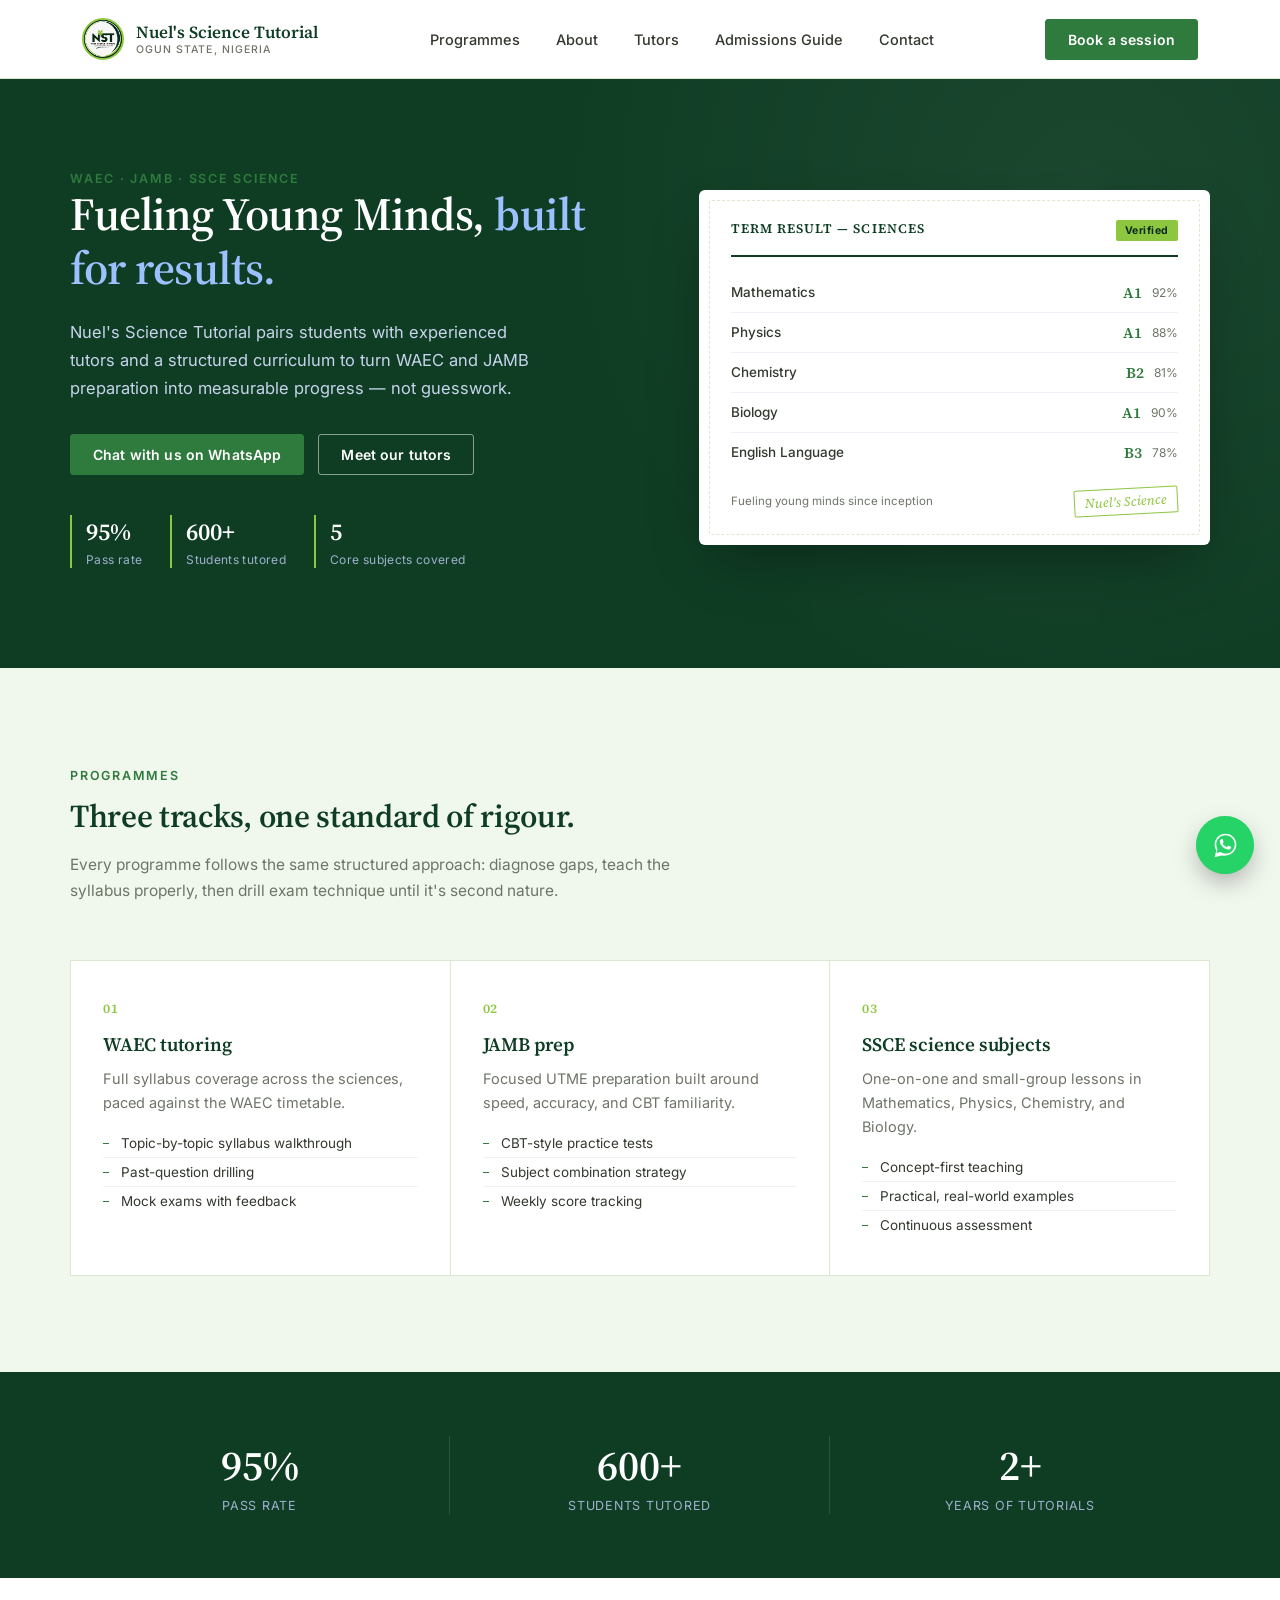
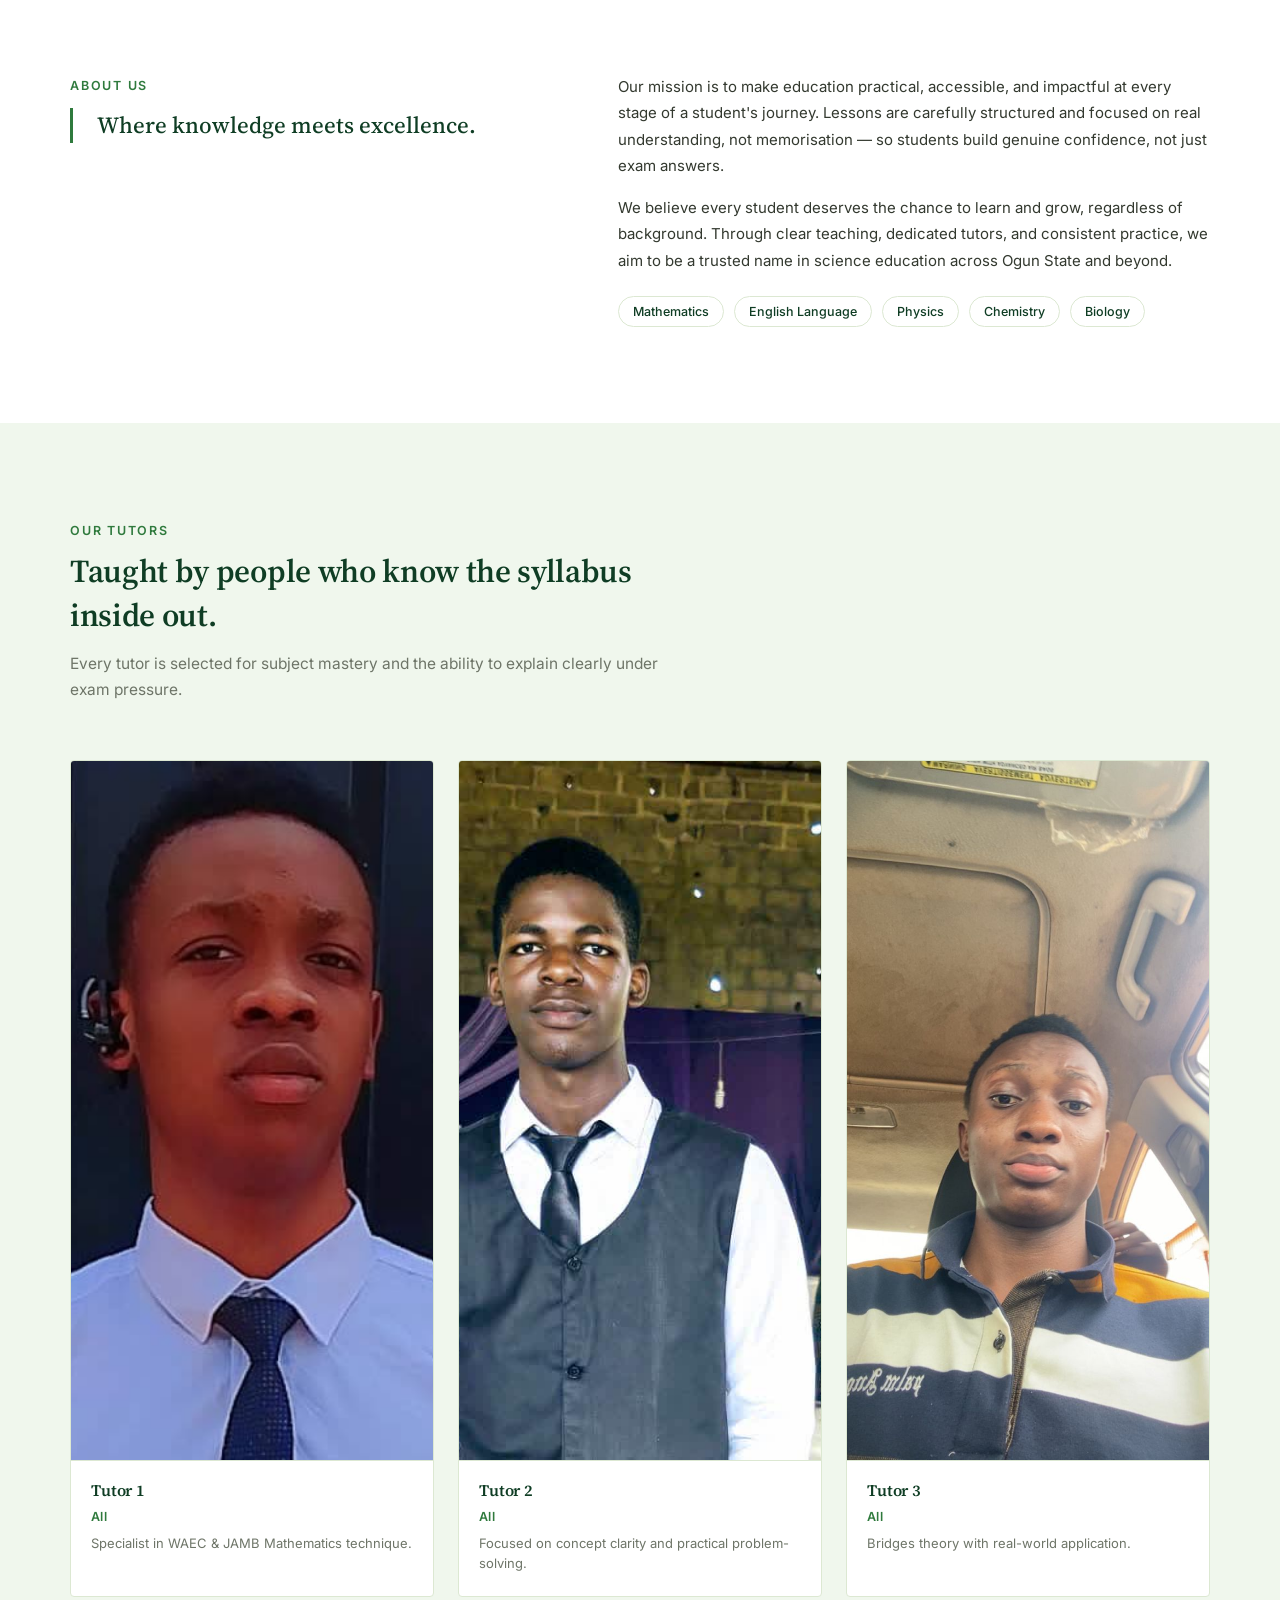
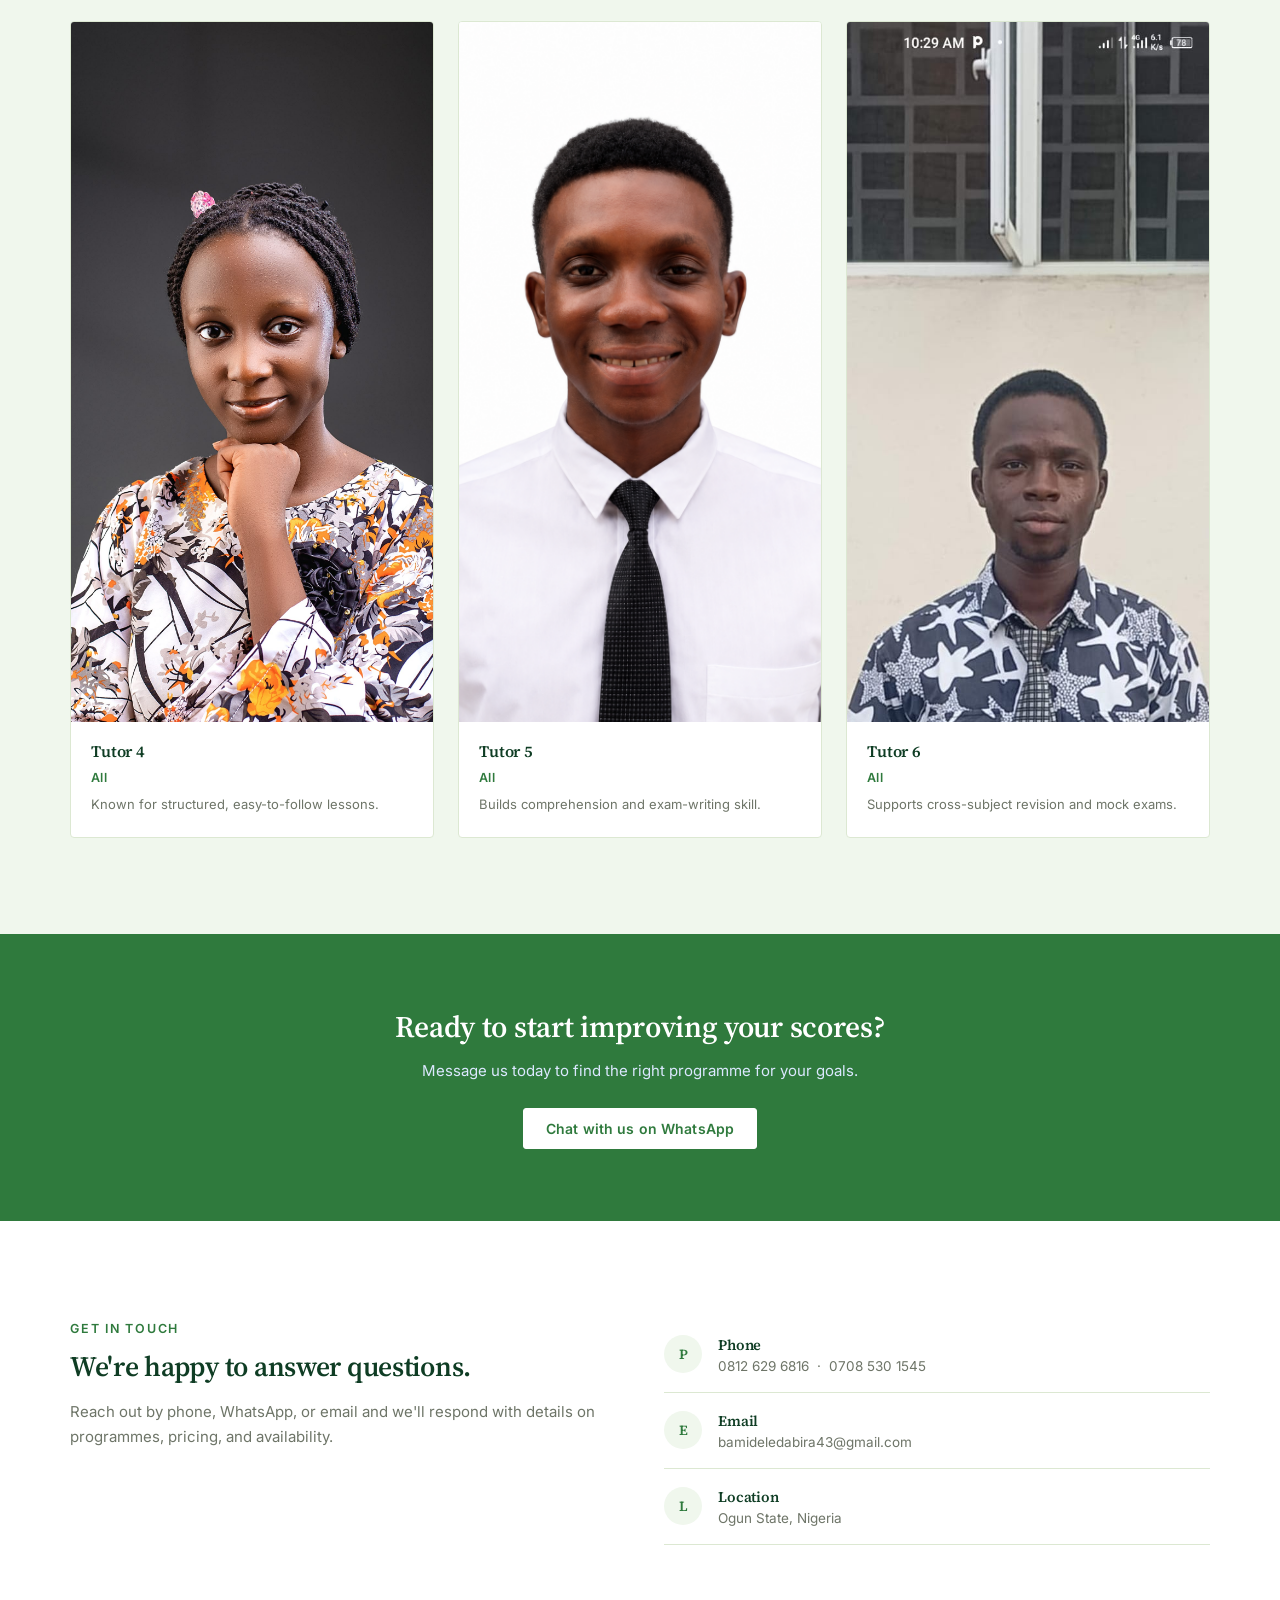
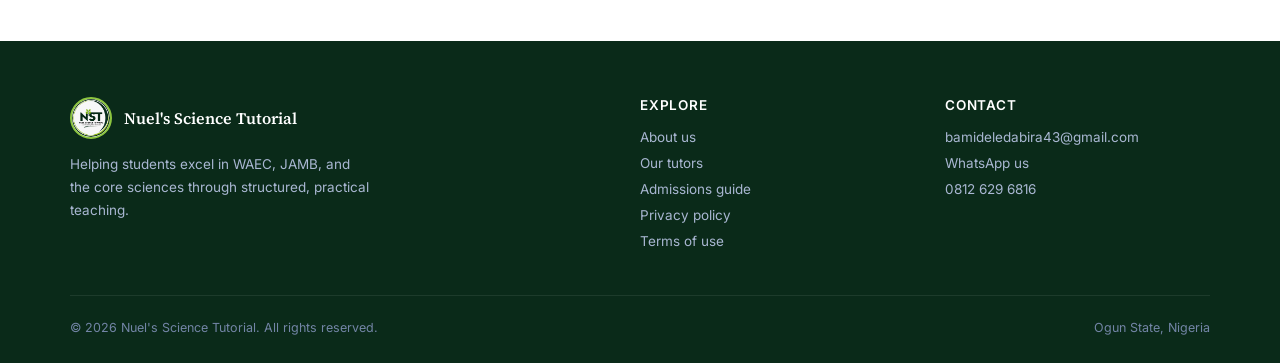
<file: index.html>
<!DOCTYPE html>
<html lang="en">
<head>
<meta charset="UTF-8">
<meta name="viewport" content="width=device-width, initial-scale=1.0">
<title>Nuel's Science Tutorial | WAEC, JAMB &amp; Science Tutoring in Ogun State</title>
<link rel="canonical" href="https://nuels-science-tutorial.vercel.app/">
<meta name="description" content="Nuel's Science Tutorial helps students excel in WAEC, JAMB, and core science subjects through expert tutors and structured, practical lessons in Ogun State, Nigeria.">
<link rel="preconnect" href="https://fonts.googleapis.com">
<link rel="preconnect" href="https://fonts.gstatic.com" crossorigin>
<link href="https://fonts.googleapis.com/css2?family=Source+Serif+4:opsz,wght@8..60,400;8..60,500;8..60,600&family=Inter:wght@400;500;600;700&display=swap" rel="stylesheet">
<style>
  :root{
    --navy:#0F3D24;
    --navy-deep:#0A2A19;
    --blue:#2F7A3D;
    --blue-bright:#3F9950;
    --ice:#F0F7ED;
    --white:#FFFFFF;
    --slate:#33392F;
    --slate-light:#6E7568;
    --line:#DCE8D2;
    --gold:#8DC63F;
  }
  *{margin:0;padding:0;box-sizing:border-box;}
  html{scroll-behavior:smooth;}
  body{
    font-family:'Inter',sans-serif;
    color:var(--slate);
    background:var(--white);
    -webkit-font-smoothing:antialiased;
    overflow-x:hidden;
  }
  h1,h2,h3,h4{
    font-family:'Source Serif 4', serif;
    color:var(--navy);
    font-weight:600;
    letter-spacing:-0.01em;
  }
  a{text-decoration:none;color:inherit;}
  img{max-width:100%;display:block;}
  .wrap{max-width:1180px;margin:0 auto;padding:0 32px;}
  .eyebrow{
    font-size:12.5px;
    letter-spacing:0.14em;
    text-transform:uppercase;
    color:var(--blue);
    font-weight:600;
  }

  /* ---------- HEADER ---------- */
  header{
    position:sticky;top:0;z-index:50;
    background:rgba(255,255,255,0.92);
    backdrop-filter:blur(10px);
    border-bottom:1px solid var(--line);
  }
  .nav{
    position: relative;
    display:flex;align-items:center;justify-content:space-between;
    padding:18px 32px;max-width:1180px;margin:0 auto;
  }
  .brand{display:flex;align-items:center;gap:12px;}
  .brand-mark{width:42px;height:42px;border-radius:50%;background:var(--navy);display:flex;align-items:center;justify-content:center;color:var(--white);font-family:'Source Serif 4',serif;font-weight:700;font-size:17px;border:2px solid var(--gold);overflow:hidden;padding:0;}
.brand-mark img{width:100%;height:100%;object-fit:cover;border-radius:50%;}
  .brand-name{font-family:'Source Serif 4',serif;font-weight:600;font-size:17px;color:var(--navy);line-height:1.1;}
  .brand-name span{display:block;font-family:'Inter',sans-serif;font-weight:500;font-size:10.5px;letter-spacing:0.1em;color:var(--slate-light);text-transform:uppercase;margin-top:2px;}
  nav.links{display:flex;align-items:center;gap:36px;}
nav.links a{font-size:14.5px;font-weight:500;color:var(--slate);}
nav.links a:hover{color:var(--blue);}

.burger{display:none;flex-direction:column;justify-content:center;gap:5px;width:32px;height:32px;background:none;border:none;cursor:pointer;padding:0;}
.burger span{display:block;width:24px;height:2px;background:var(--navy);border-radius:1px;transition:transform .25s ease, opacity .25s ease;}
.burger.open span:nth-child(1){transform:translateY(7px) rotate(45deg);}
.burger.open span:nth-child(2){opacity:0;}
.burger.open span:nth-child(3){transform:translateY(-7px) rotate(-45deg);}

@media (max-width:920px){
  .burger{display:flex;}
  nav.links{
    display:flex;flex-direction:column;align-items:flex-start;gap:0;
    position:absolute;top:100%;left:0;right:0;
    background:var(--white);border-bottom:1px solid var(--line);
    max-height:0;overflow:hidden;
    transition:max-height .3s ease;
    z-index: 60;
  }
  nav.links.open{max-height:320px;}
  nav.links a{width:100%;padding:14px 32px;border-bottom:1px solid var(--ice);font-size:15px;}
}
  .btn{
    display:inline-flex;align-items:center;gap:8px;
    background:var(--blue);color:var(--white);
    padding:11px 22px;border-radius:3px;
    font-size:14px;font-weight:600;letter-spacing:0.01em;
    border:1px solid var(--blue);
    transition:all .2s ease;
  }
  .btn:hover{background:var(--navy);border-color:var(--navy);}
  .btn-outline{
    background:transparent;color:var(--navy);border:1px solid var(--navy);
  }
  .btn-outline:hover{background:var(--navy);color:var(--white);}

  /* ---------- HERO ---------- */
  .hero{
    background:var(--navy);
    background-image:radial-gradient(circle at 85% 20%, rgba(255,255,255,0.05), transparent 45%);
    color:var(--white);
    padding:88px 0 100px;
    position:relative;
  }
  .hero-grid{
    display:grid;grid-template-columns:1.05fr 0.95fr;gap:64px;align-items:center;
  }
  .hero h1{
    color:var(--white);
    font-size:46px;line-height:1.18;font-weight:600;margin-bottom:22px;
  }
  .hero h1 em{font-style:normal;color:#9DC0FF;}
  .hero p.lead{
    font-size:16.5px;line-height:1.7;color:#C7D4EC;max-width:480px;margin-bottom:32px;
  }
  .hero-cta{display:flex;gap:14px;flex-wrap:wrap;}
  .hero-meta{
    display:flex;gap:28px;margin-top:40px;flex-wrap:wrap;
  }
  .hero-meta div{border-left:2px solid var(--gold);padding-left:14px;}
  .hero-meta strong{display:block;font-family:'Source Serif 4',serif;font-size:24px;color:var(--white);font-weight:600;}
  .hero-meta span{font-size:12px;color:#9FB0CE;letter-spacing:0.03em;}

  /* Result-slip signature card */
  .slip{
    background:var(--white);
    color:var(--navy);
    border-radius:6px;
    padding:30px 32px;
    box-shadow:0 24px 60px -20px rgba(0,0,0,0.45);
    position:relative;
    transform:rotate(1.2deg);
  }
  .slip::before{
    content:"";position:absolute;inset:10px;border:1px dashed var(--line);border-radius:3px;pointer-events:none;
  }
  .slip-head{
    display:flex;justify-content:space-between;align-items:flex-start;
    border-bottom:2px solid var(--navy);padding-bottom:14px;margin-bottom:16px;
  }
  .slip-head h4{font-size:13px;letter-spacing:0.08em;text-transform:uppercase;color:var(--navy);}
  .slip-head .badge{
    background:var(--gold);color:var(--navy-deep);font-size:10.5px;font-weight:700;
    padding:4px 9px;border-radius:2px;letter-spacing:0.05em;
  }
  .slip-row{
    display:grid;grid-template-columns:1fr auto auto;gap:10px;
    font-size:13.5px;padding:9px 0;border-bottom:1px solid #EEF1F8;align-items:center;
  }
  .slip-row span.subj{color:var(--slate);font-weight:500;}
  .slip-row span.grade{
    font-family:'Source Serif 4',serif;font-weight:600;color:var(--blue);font-size:15px;
  }
  .slip-row span.pct{color:var(--slate-light);font-size:12px;}
  .slip-foot{margin-top:16px;display:flex;justify-content:space-between;align-items:center;}
  .slip-foot .stamp{
    font-family:'Source Serif 4',serif;font-style:italic;color:var(--gold);font-size:13px;border:1px solid var(--gold);padding:4px 10px;border-radius:2px;
    transform:rotate(-3deg);
  }

  /* ---------- SECTIONS GENERIC ---------- */
  section{padding:96px 0;}
  .section-head{max-width:620px;margin-bottom:56px;}
  .section-head h2{font-size:32px;margin-top:10px;}
  .section-head p{margin-top:14px;font-size:15.5px;line-height:1.7;color:var(--slate-light);}
  .bg-ice{background:var(--ice);}

  /* services */
  .services-grid{display:grid;grid-template-columns:repeat(3,1fr);gap:1px;background:var(--line);border:1px solid var(--line);}
  .service-card{
    background:var(--white);padding:36px 32px;
  }
  .service-num{font-family:'Source Serif 4',serif;font-size:13px;color:var(--gold);font-weight:600;letter-spacing:0.05em;}
  .service-card h3{font-size:19px;margin:14px 0 10px;}
  .service-card p{font-size:14.5px;line-height:1.65;color:var(--slate-light);}
  .service-list{margin-top:14px;list-style:none;}
  .service-list li{
    font-size:13.5px;color:var(--slate);padding:6px 0 6px 18px;position:relative;border-top:1px solid #EEF1F8;
  }
  .service-list li:first-child{border-top:none;}
  .service-list li::before{
    content:"";position:absolute;left:0;top:14px;width:6px;height:1px;background:var(--blue);
  }

  /* stats / achievements */
  .stats-band{
    background:var(--navy);color:var(--white);padding:64px 0;
  }
  .stats-grid{display:grid;grid-template-columns:repeat(3,1fr);}
  .stat{text-align:center;border-right:1px solid rgba(255,255,255,0.12);padding:0 20px;}
  .stat:last-child{border-right:none;}
  .stat strong{
    font-family:'Source Serif 4',serif;font-size:42px;font-weight:600;color:var(--white);display:block;
  }
  .stat span{font-size:12.5px;letter-spacing:0.06em;text-transform:uppercase;color:#9FB0CE;}

  /* about teaser */
  .about-grid{display:grid;grid-template-columns:0.9fr 1.1fr;gap:64px;align-items:flex-start;}
  .about-grid .quote{
    font-family:'Source Serif 4',serif;font-size:23px;line-height:1.5;color:var(--navy);font-weight:500;
    border-left:3px solid var(--blue);padding-left:24px;
  }
  .about-grid .body p{font-size:15px;line-height:1.75;color:var(--slate);margin-bottom:16px;}
  .pill-row{display:flex;flex-wrap:wrap;gap:10px;margin-top:22px;}
  .pill{
    border:1px solid var(--line);background:var(--white);padding:7px 14px;border-radius:30px;font-size:12.5px;font-weight:500;color:var(--navy);
  }

  /* tutors */
  .tutors-grid{display:grid;grid-template-columns:repeat(3,1fr);gap:24px;}
  .tutor-card{
    background:var(--white);border:1px solid var(--line);border-radius:4px;overflow:hidden;
    transition:box-shadow .25s ease, transform .25s ease;
  }
  .tutor-card:hover{box-shadow:0 18px 40px -22px rgba(11,31,58,0.35);transform:translateY(-3px);}
  .tutor-photo{
    height:700px;background:var(--ice);display:flex;align-items:center;justify-content:center;
    color:var(--blue);font-family:'Source Serif 4',serif;font-size:30px;font-weight:600;
    border-bottom:1px solid var(--line);
  }
  .tutor-photo img{width:100%;height:700px;object-fit: cover;object-position:top center;display:block;}
  .tutor-info{padding:18px 20px 22px;}
  .tutor-info h4{font-size:16px;margin-bottom:4px;}
  .tutor-info .role{font-size:12.5px;color:var(--blue);font-weight:600;letter-spacing:0.02em;}
  .tutor-info p{font-size:13px;color:var(--slate-light);margin-top:8px;line-height:1.6;}

  /* CTA band */
  .cta-band{
    background:var(--blue);color:var(--white);padding:72px 0;text-align:center;
  }
  .cta-band h2{color:var(--white);font-size:30px;margin-bottom:14px;}
  .cta-band p{color:#DCE8FF;font-size:15px;margin-bottom:28px;}
  .cta-band .btn{background:var(--white);color:var(--blue);border-color:var(--white);}
  .cta-band .btn:hover{background:var(--navy);color:var(--white);border-color:var(--navy);}

  /* contact */
  .contact-grid{display:grid;grid-template-columns:1fr 1fr;gap:48px;}
  .contact-item{display:flex;gap:16px;padding:18px 0;border-bottom:1px solid var(--line);}
  .contact-item .ic{
    width:38px;height:38px;border-radius:50%;background:var(--ice);color:var(--blue);
    display:flex;align-items:center;justify-content:center;font-weight:600;font-family:'Source Serif 4',serif;font-size:14px;flex-shrink:0;
  }
  .contact-item h4{font-size:14.5px;color:var(--navy);margin-bottom:3px;}
  .contact-item p{font-size:13.5px;color:var(--slate-light);}

  /* footer */
  footer{background:var(--navy-deep);color:#A9B7D2;padding:56px 0 28px;}
  .footer-grid{display:grid;grid-template-columns:2fr 1fr 1fr;gap:40px;padding-bottom:36px;border-bottom:1px solid rgba(255,255,255,0.08);}
  .footer-brand{display:flex;align-items:center;gap:12px;margin-bottom:14px;}
  footer h5{color:var(--white);font-size:13.5px;letter-spacing:0.06em;text-transform:uppercase;margin-bottom:16px;font-family:'Inter',sans-serif;font-weight:600;}
  footer ul{list-style:none;}
  footer li{margin-bottom:10px;font-size:13.5px;}
  footer a:hover{color:var(--white);}
  .footer-bottom{display:flex;justify-content:space-between;padding-top:24px;font-size:12.5px;color:#7385A6;flex-wrap:wrap;gap:10px;}

  /* reveal on scroll */
  .reveal{opacity:0;transform:translateY(16px);transition:opacity .6s ease, transform .6s ease;}
  .reveal.in{opacity:1;transform:translateY(0);}

  @media (max-width:920px){
    .hero-grid{grid-template-columns:1fr;}
    .slip{transform:none;max-width:420px;}
    .services-grid,.tutors-grid{grid-template-columns:1fr;}
    .stats-grid{grid-template-columns:1fr;gap:24px;}
    .stat{border-right:none;border-bottom:1px solid rgba(255,255,255,0.12);padding-bottom:24px;}
    .stat:last-child{border-bottom:none;}
    .about-grid,.contact-grid,.footer-grid{grid-template-columns:1fr;}
    .hero h1{font-size:34px;}
  }
  /* ===== universal mobile safety net ===== */
html{-webkit-text-size-adjust:100%;}
body{overflow-x:hidden;}
img{max-width:100%;height:auto;}
.wrap,.doc-wrap{padding-left:20px;padding-right:20px;}

@media (max-width:600px){
  .nav{padding:14px 20px;}
  .brand-name{font-size:15px;}
  .brand-name span{font-size:9.5px;}
  .btn{padding:9px 16px;font-size:13px;}

  section{padding:56px 0;}
  .page-hero{padding:44px 0 36px;}
  .page-hero h1{font-size:25px;}
  .page-hero p{font-size:14px;}

  h2{font-size:22px !important;}
  .section-head h2{font-size:22px !important;}

  .hero{padding:56px 0 64px;}
  .hero h1{font-size:27px !important;}
  .hero p.lead{font-size:14.5px;}
  .hero-cta{flex-direction:column;align-items:stretch;}
  .hero-cta .btn{justify-content:center;text-align:center;}
  .hero-meta{gap:18px;}
  .hero-meta strong{font-size:19px;}

  .slip{padding:22px 18px;}
  .slip-row{font-size:12.5px;grid-template-columns:1fr auto auto;}

  .services-grid,.tutors-grid,.subjects-grid{grid-template-columns:1fr !important;}
  .stat strong{font-size:32px;}

  .about-grid,.mission-grid,.contact-grid{grid-template-columns:1fr !important;gap:32px !important;}

  .doc-card{padding:24px 18px !important;}
  .doc-card h2{font-size:16px;}
  .doc-card p,.doc-card li{font-size:13.5px;}

  .cta-band h2{font-size:22px;}
  .footer-grid{grid-template-columns:1fr !important;gap:28px;}
  .footer-bottom{flex-direction:column;align-items:flex-start;gap:6px;}
}

@media (max-width:380px){
  .hero h1{font-size:23px !important;}
  .brand-name span{display:none;}
}

/* WhatsApp floating button */
.wa-float{position:fixed;bottom:26px;right:26px;z-index:300;width:58px;height:58px;border-radius:50%;background:#25D366;display:flex;align-items:center;justify-content:center;box-shadow:0 10px 28px -6px rgba(0,0,0,0.4);transition:transform .2s ease;}
.wa-float:hover{transform:scale(1.08);}
.wa-float svg{width:29px;height:29px;fill:#fff;}
.wa-ring{position:fixed;bottom:26px;right:26px;z-index:299;width:58px;height:58px;border-radius:50%;background:#25D366;opacity:.55;animation:wa-pulse 2.2s ease-out infinite;pointer-events:none;}
@keyframes wa-pulse{0%{transform:scale(1);opacity:.55;}100%{transform:scale(1.7);opacity:0;}}
@media (max-width:600px){
  .wa-float,.wa-ring{width:50px;height:50px;bottom:16px;right:16px;}
  .wa-float svg{width:25px;height:25px;}
}
</style>
<script type="application/ld+json">
{
  "@context": "https://schema.org",
  "@type": "EducationalOrganization",
  "name": "Nuel's Science Tutorial",
  "url": "https://nuels-science-tutorial.vercel.app/",
  "description": "WAEC, JAMB and science tutoring in Ogun State, Nigeria.",
  "areaServed": "Ogun State, Nigeria"
}
</script>
</head>
<body>

<header>
  <div class="nav">
    <a class="brand" href="/">
      <div class="brand-mark"><img src="/images/logo.png" alt="Nuel's Science Tutorial logo"></div>
      <div class="brand-name">Nuel's Science Tutorial<span>Ogun State, Nigeria</span></div>
    </a>
    <nav class="links" id="navLinks">
      <a href="/#services">Programmes</a>
      <a href="/about">About</a>
      <a href="/tutors">Tutors</a>
      <a href="/admissions">Admissions Guide</a>
      <a href="/#contact">Contact</a>
    </nav>
    <button class="burger" id="burgerBtn" aria-label="Toggle menu" aria-expanded="false">
      <span></span><span></span><span></span>
    </button>
    <a class="btn" href="https://wa.me/2348126296816?text=Good%20day%2C%20I%27d%20like%20to%20enquire%20about%20Nuel%27s%20Science%20Tutorial.">Book a session</a>
  </div>
</header>

<section class="hero" id="top">
  <div class="wrap hero-grid">
    <div>
      <span class="eyebrow">WAEC · JAMB · SSCE Science</span>
      <h1>Fueling Young Minds, <em>built for results.</em></h1>
      <p class="lead">Nuel's Science Tutorial pairs students with experienced tutors and a structured curriculum to turn WAEC and JAMB preparation into measurable progress — not guesswork.</p>
      <div class="hero-cta">
        <a class="btn" href="https://wa.me/2348126296816?text=Good%20day%2C%20I%27d%20like%20to%20enquire%20about%20Nuel%27s%20Science%20Tutorial.">Chat with us on WhatsApp</a>
        <a class="btn btn-outline" style="color:#fff;border-color:rgba(255,255,255,0.5);" href="#tutors">Meet our tutors</a>
      </div>
      <div class="hero-meta">
        <div><strong>95%</strong><span>Pass rate</span></div>
        <div><strong>600+</strong><span>Students tutored</span></div>
        <div><strong>5</strong><span>Core subjects covered</span></div>
      </div>
    </div>

    <div class="slip reveal">
      <div class="slip-head">
        <h4>Term result &mdash; Sciences</h4>
        <span class="badge">Verified</span>
      </div>
      <div class="slip-row"><span class="subj">Mathematics</span><span class="grade">A1</span><span class="pct">92%</span></div>
      <div class="slip-row"><span class="subj">Physics</span><span class="grade">A1</span><span class="pct">88%</span></div>
      <div class="slip-row"><span class="subj">Chemistry</span><span class="grade">B2</span><span class="pct">81%</span></div>
      <div class="slip-row"><span class="subj">Biology</span><span class="grade">A1</span><span class="pct">90%</span></div>
      <div class="slip-row" style="border-bottom:none;"><span class="subj">English Language</span><span class="grade">B3</span><span class="pct">78%</span></div>
      <div class="slip-foot">
        <span style="font-size:11.5px;color:var(--slate-light);">Fueling young minds since inception</span>
        <span class="stamp">Nuel's Science</span>
      </div>
    </div>
  </div>
</section>

<section id="services" class="bg-ice">
  <div class="wrap">
    <div class="section-head">
      <span class="eyebrow">Programmes</span>
      <h2>Three tracks, one standard of rigour.</h2>
      <p>Every programme follows the same structured approach: diagnose gaps, teach the syllabus properly, then drill exam technique until it's second nature.</p>
    </div>
    <div class="services-grid">
      <div class="service-card reveal">
        <span class="service-num">01</span>
        <h3>WAEC tutoring</h3>
        <p>Full syllabus coverage across the sciences, paced against the WAEC timetable.</p>
        <ul class="service-list">
          <li>Topic-by-topic syllabus walkthrough</li>
          <li>Past-question drilling</li>
          <li>Mock exams with feedback</li>
        </ul>
      </div>
      <div class="service-card reveal">
        <span class="service-num">02</span>
        <h3>JAMB prep</h3>
        <p>Focused UTME preparation built around speed, accuracy, and CBT familiarity.</p>
        <ul class="service-list">
          <li>CBT-style practice tests</li>
          <li>Subject combination strategy</li>
          <li>Weekly score tracking</li>
        </ul>
      </div>
      <div class="service-card reveal">
        <span class="service-num">03</span>
        <h3>SSCE science subjects</h3>
        <p>One-on-one and small-group lessons in Mathematics, Physics, Chemistry, and Biology.</p>
        <ul class="service-list">
          <li>Concept-first teaching</li>
          <li>Practical, real-world examples</li>
          <li>Continuous assessment</li>
        </ul>
      </div>
    </div>
  </div>
</section>

<div class="stats-band">
  <div class="wrap stats-grid">
    <div class="stat reveal"><strong>95%</strong><span>Pass rate</span></div>
    <div class="stat reveal"><strong>600+</strong><span>Students tutored</span></div>
    <div class="stat reveal"><strong>2+</strong><span>Years of tutorials</span></div>
  </div>
</div>

<section id="about">
  <div class="wrap about-grid">
    <div>
      <span class="eyebrow">About us</span>
      <p class="quote" style="margin-top:14px;">Where knowledge meets excellence.</p>
    </div>
    <div class="body">
      <p>Our mission is to make education practical, accessible, and impactful at every stage of a student's journey. Lessons are carefully structured and focused on real understanding, not memorisation &mdash; so students build genuine confidence, not just exam answers.</p>
      <p>We believe every student deserves the chance to learn and grow, regardless of background. Through clear teaching, dedicated tutors, and consistent practice, we aim to be a trusted name in science education across Ogun State and beyond.</p>
      <div class="pill-row">
        <span class="pill">Mathematics</span>
        <span class="pill">English Language</span>
        <span class="pill">Physics</span>
        <span class="pill">Chemistry</span>
        <span class="pill">Biology</span>
      </div>
    </div>
  </div>
</section>

<section id="tutors" class="bg-ice">
  <div class="wrap">
    <div class="section-head">
      <span class="eyebrow">Our tutors</span>
      <h2>Taught by people who know the syllabus inside out.</h2>
      <p>Every tutor is selected for subject mastery and the ability to explain clearly under exam pressure.</p>
    </div>
    <div class="tutors-grid">
      <div class="tutor-card reveal"><div class="tutor-photo"><img src="/images/tutor1.jpg" alt="Tutor 1, Nuel's Science Tutorial" loading="lazy"></div><div class="tutor-info"><h4>Tutor 1</h4><span class="role">All</span><p>Specialist in WAEC &amp; JAMB Mathematics technique.</p></div></div>
      <div class="tutor-card reveal"><div class="tutor-photo"><img src="/images/tutor2.jpg" alt="Tutor 2, Nuel's Science Tutorial" loading="lazy"></div><div class="tutor-info"><h4>Tutor 2</h4><span class="role">All</span><p>Focused on concept clarity and practical problem-solving.</p></div></div>
      <div class="tutor-card reveal"><div class="tutor-photo"><img src="/images/tutor3.jpg" alt="Tutor 3, Nuel's Science Tutorial" loading="lazy"></div><div class="tutor-info"><h4>Tutor 3</h4><span class="role">All</span><p>Bridges theory with real-world application.</p></div></div>
      <div class="tutor-card reveal"><div class="tutor-photo"><img src="/images/tutor4.jpg" alt="Tutor 4, Nuel's Science Tutorial" loading="lazy"></div><div class="tutor-info"><h4>Tutor 4</h4><span class="role">All</span><p>Known for structured, easy-to-follow lessons.</p></div></div>
      <div class="tutor-card reveal"><div class="tutor-photo"><img src="/images/tutor5.jpg" alt="Tutor 5, Nuel's Science Tutorial" loading="lazy"></div><div class="tutor-info"><h4>Tutor 5</h4><span class="role">All</span><p>Builds comprehension and exam-writing skill.</p></div></div>
      <div class="tutor-card reveal"><div class="tutor-photo"><img src="/images/tutor6.jpg" alt="Tutor 6, Nuel's Science Tutorial" loading="lazy"></div><div class="tutor-info"><h4>Tutor 6</h4><span class="role">All</span><p>Supports cross-subject revision and mock exams.</p></div></div>
    </div>
  </div>
</section>

<div class="cta-band">
  <div class="wrap">
    <h2>Ready to start improving your scores?</h2>
    <p>Message us today to find the right programme for your goals.</p>
    <a class="btn" href="https://wa.me/2348126296816?text=Good%20day%2C%20I%27d%20like%20to%20enquire%20about%20Nuel%27s%20Science%20Tutorial.">Chat with us on WhatsApp</a>
  </div>
</div>

<section id="contact">
  <div class="wrap contact-grid">
    <div>
      <span class="eyebrow">Get in touch</span>
      <h2 style="margin-top:10px;font-size:28px;">We're happy to answer questions.</h2>
      <p style="margin-top:14px;font-size:15px;color:var(--slate-light);line-height:1.7;">Reach out by phone, WhatsApp, or email and we'll respond with details on programmes, pricing, and availability.</p>
    </div>
    <div>
      <div class="contact-item">
        <div class="ic">P</div>
        <div><h4>Phone</h4><p>0812 629 6816 &nbsp;&middot;&nbsp; 0708 530 1545</p></div>
      </div>
      <div class="contact-item">
        <div class="ic">E</div>
        <div><h4>Email</h4><p>bamideledabira43@gmail.com</p></div>
      </div>
      <div class="contact-item">
        <div class="ic">L</div>
        <div><h4>Location</h4><p>Ogun State, Nigeria</p></div>
      </div>
    </div>
  </div>
</section>

<footer>
  <div class="wrap">
    <div class="footer-grid">
      <div>
        <div class="footer-brand">
          <div class="brand-mark" style="background:#fff;color:var(--navy);"><img src="/images/logo.png" alt="Nuel's Science Tutorial logo"></div>
          <div style="color:#fff;font-family:'Source Serif 4',serif;font-weight:600;">Nuel's Science Tutorial</div>
        </div>
        <p style="font-size:13.5px;line-height:1.7;max-width:300px;">Helping students excel in WAEC, JAMB, and the core sciences through structured, practical teaching.</p>
      </div>
      <div>
        <h5>Explore</h5>
        <ul>
          <li><a href="/about">About us</a></li>
          <li><a href="/tutors">Our tutors</a></li>
          <li><a href="/admissions">Admissions guide</a></li>
          <li><a href="/privacy">Privacy policy</a></li>
          <li><a href="/terms">Terms of use</a></li>
        </ul>
      </div>
      <div>
        <h5>Contact</h5>
        <ul>
          <li><a href="mailto:bamideledabira43@gmail.com">bamideledabira43@gmail.com</a></li>
          <li><a href="https://wa.me/2348126296816">WhatsApp us</a></li>
          <li>0812 629 6816</li>
        </ul>
      </div>
    </div>
    <div class="footer-bottom">
      <span>&copy; 2026 Nuel's Science Tutorial. All rights reserved.</span>
      <span>Ogun State, Nigeria</span>
    </div>
  </div>
</footer>

<script>
  const els = document.querySelectorAll('.reveal');
  const obs = new IntersectionObserver((entries)=>{
    entries.forEach(e=>{ if(e.isIntersecting){ e.target.classList.add('in'); } });
  },{threshold:0.15});
  els.forEach(el=>obs.observe(el));
</script>

<script>
  const burgerBtn = document.getElementById('burgerBtn');
  const navLinks = document.getElementById('navLinks');
  burgerBtn.addEventListener('click', () => {
    const isOpen = navLinks.classList.toggle('open');
    burgerBtn.classList.toggle('open');
    burgerBtn.setAttribute('aria-expanded', isOpen);
  });
  navLinks.querySelectorAll('a').forEach(a => {
    a.addEventListener('click', () => {
      navLinks.classList.remove('open');
      burgerBtn.classList.remove('open');
      burgerBtn.setAttribute('aria-expanded', false);
    });
  });
</script>

<div class="wa-ring"></div>
<a class="wa-float" href="https://wa.me/2348126296816?text=Good%20day%2C%20I%27d%20like%20to%20enquire%20about%20Nuel%27s%20Science%20Tutorial." target="_blank" rel="noopener" aria-label="Chat with us on WhatsApp">
  <svg viewBox="0 0 32 32" xmlns="http://www.w3.org/2000/svg"><path d="M16.001 3C9.373 3 4 8.373 4 15c0 2.386.689 4.611 1.885 6.49L4 29l7.694-1.855A11.94 11.94 0 0 0 16.001 27C22.63 27 28 21.627 28 15S22.63 3 16.001 3Zm0 21.818a9.77 9.77 0 0 1-4.985-1.363l-.358-.213-4.566 1.101 1.124-4.448-.234-.372A9.77 9.77 0 0 1 5.818 15c0-5.615 4.568-10.182 10.183-10.182 5.615 0 10.182 4.567 10.182 10.182 0 5.615-4.567 10.182-10.182 10.182Zm5.6-7.63c-.307-.154-1.816-.897-2.098-1-.281-.103-.486-.154-.69.155-.205.307-.792 1-.972 1.205-.179.205-.358.23-.665.077-.307-.154-1.297-.478-2.47-1.523-.913-.814-1.53-1.82-1.709-2.127-.179-.307-.019-.473.135-.626.139-.138.307-.358.46-.537.154-.18.205-.307.307-.512.103-.205.051-.384-.026-.538-.077-.154-.69-1.663-.946-2.278-.249-.598-.502-.517-.69-.526l-.588-.01a1.13 1.13 0 0 0-.818.384c-.281.307-1.075 1.05-1.075 2.56 0 1.51 1.1 2.97 1.253 3.175.154.205 2.167 3.31 5.25 4.64.734.317 1.306.506 1.752.648.736.234 1.406.201 1.936.122.59-.088 1.816-.742 2.072-1.459.256-.717.256-1.332.18-1.46-.077-.128-.282-.205-.589-.359Z"/></svg>
</a>

</body>
</html>
</file>
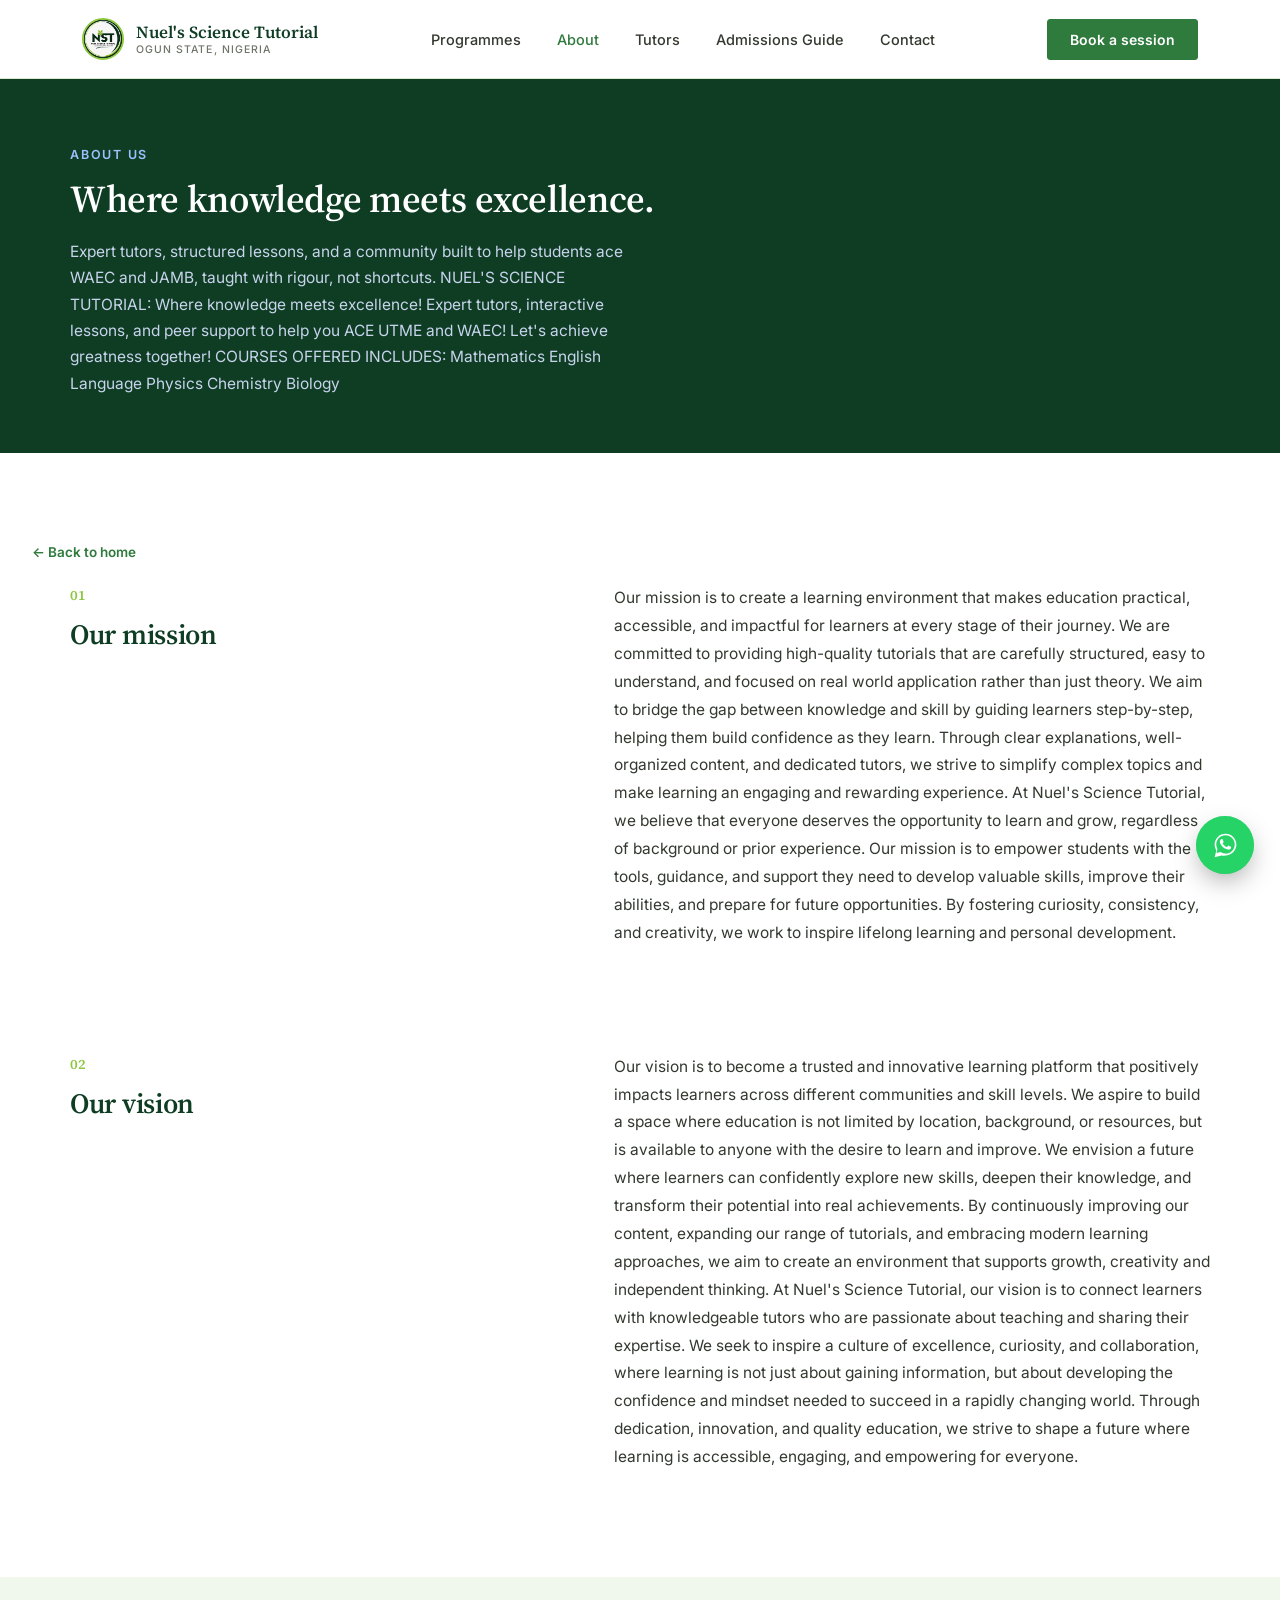
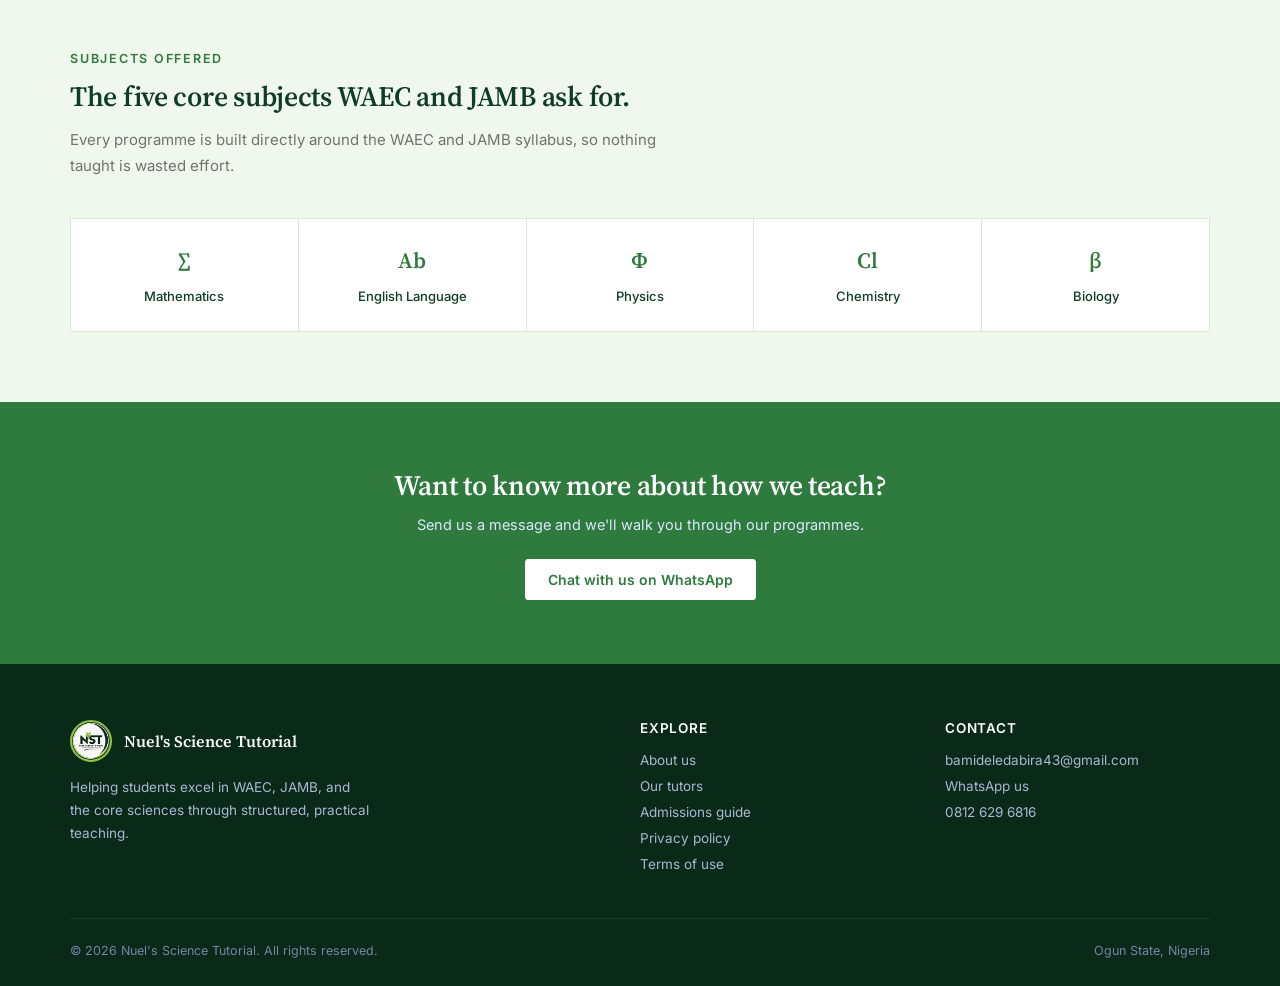
<file: about.html>
<!DOCTYPE html>
<html lang="en">
<head>
<meta charset="UTF-8">
<meta name="viewport" content="width=device-width, initial-scale=1.0">
<title>About Us | Nuel's Science Tutorial</title>
<link rel="canonical" href="https://nuels-science-tutorial.vercel.app/about">
<meta name="description" content="Learn about Nuel's Science Tutorial &mdash; our mission, vision, and the subjects we teach in Ogun state, Nigeria.">
<link rel="preconnect" href="https://fonts.googleapis.com">
<link rel="preconnect" href="https://fonts.gstatic.com" crossorigin>
<link href="https://fonts.googleapis.com/css2?family=Source+Serif+4:opsz,wght@8..60,400;8..60,500;8..60,600&family=Inter:wght@400;500;600;700&display=swap" rel="stylesheet">
<style>
  :root{
    --navy:#0F3D24; --navy-deep:#0A2A19; --blue:#2F7A3D; --blue-bright:#3F9950;
    --ice:#F0F7ED; --white:#FFFFFF; --slate:#33392F; --slate-light:#6E7568;
    --line:#DCE8D2; --gold:#8DC63F;
  }
  *{margin:0;padding:0;box-sizing:border-box;}
  html{scroll-behavior:smooth;}
  body{font-family:'Inter',sans-serif;color:var(--slate);background:var(--white);-webkit-font-smoothing:antialiased;}
  h1,h2,h3,h4{font-family:'Source Serif 4', serif;color:var(--navy);font-weight:600;letter-spacing:-0.01em;}
  a{text-decoration:none;color:inherit;}
  img{max-width:100%;display:block;}
  .wrap{max-width:1180px;margin:0 auto;padding:0 32px;}
  .eyebrow{font-size:12.5px;letter-spacing:0.14em;text-transform:uppercase;color:var(--blue);font-weight:600;}

  header{position:sticky;top:0;z-index:50;background:rgba(255,255,255,0.92);backdrop-filter:blur(10px);border-bottom:1px solid var(--line);}
  .nav{position: relative;display:flex;align-items:center;justify-content:space-between;padding:18px 32px;max-width:1180px;margin:0 auto;}
  .brand{display:flex;align-items:center;gap:12px;}
  .brand-mark{width:42px;height:42px;border-radius:50%;background:var(--navy);display:flex;align-items:center;justify-content:center;color:var(--white);font-family:'Source Serif 4',serif;font-weight:600;font-size:17px;border:2px solid var(--gold);}
  .brand-mark img{width:100%;height:100%;object-fit:cover;border-radius:50%;}
  .brand-name{font-family:'Source Serif 4',serif;font-weight:600;font-size:17px;color:var(--navy);line-height:1.1;}
  .brand-name span{display:block;font-family:'Inter',sans-serif;font-weight:500;font-size:10.5px;letter-spacing:0.1em;color:var(--slate-light);text-transform:uppercase;margin-top:2px;}
  nav.links{display:flex;align-items:center;gap:36px;}
nav.links a{font-size:14.5px;font-weight:500;color:var(--slate);}
nav.links a:hover{color:var(--blue);}

.burger{display:none;flex-direction:column;justify-content:center;gap:5px;width:32px;height:32px;background:none;border:none;cursor:pointer;padding:0;}
.burger span{display:block;width:24px;height:2px;background:var(--navy);border-radius:1px;transition:transform .25s ease, opacity .25s ease;}
.burger.open span:nth-child(1){transform:translateY(7px) rotate(45deg);}
.burger.open span:nth-child(2){opacity:0;}
.burger.open span:nth-child(3){transform:translateY(-7px) rotate(-45deg);}

@media (max-width:920px){
  .burger{display:flex;}
  nav.links{
    display:flex;flex-direction:column;align-items:flex-start;gap:0;
    position:absolute;top:100%;left:0;right:0;
    background:var(--white);border-bottom:1px solid var(--line);
    max-height:0;overflow:hidden;
    transition:max-height .3s ease;
    z-index: 60;
  }
  nav.links.open{max-height:320px;}
  nav.links a{width:100%;padding:14px 32px;border-bottom:1px solid var(--ice);font-size:15px;}
}
  nav.links a.active{color:var(--blue);}
  .btn{display:inline-flex;align-items:center;gap:8px;background:var(--blue);color:var(--white);padding:11px 22px;border-radius:3px;font-size:14px;font-weight:600;border:1px solid var(--blue);transition:all .2s ease;}
  .btn:hover{background:var(--navy);border-color:var(--navy);}

  .page-hero{background:var(--navy);color:var(--white);padding:64px 0 56px;}
  .page-hero h1{color:var(--white);font-size:38px;margin-top:10px;}
  .page-hero p{color:#C7D4EC;font-size:15.5px;max-width:560px;margin-top:14px;line-height:1.7;}

  section{padding:88px 0;}
  .bg-ice{background:var(--ice);}

  .back-link{display:inline-block;margin:0 0 24px;padding:0 32px;font-size:13.5px;font-weight:600;color:var(--blue);}

  .mission-grid{display:grid;grid-template-columns:0.9fr 1.1fr;gap:56px;align-items:flex-start;}
  .mission-grid + .mission-grid{margin-top:88px;}
  .label-col{position:static;}
  .label-col .num{font-family:'Source Serif 4',serif;color:var(--gold);font-size:14px;font-weight:600;}
  .label-col h2{font-size:28px;margin-top:10px;}
  .body-col p{font-size:15.5px;line-height:1.8;color:var(--slate);margin-bottom:18px;}

  .subjects-band{padding:70px 0;}
  .subjects-band .section-head{max-width:600px;margin-bottom:40px;}
  .subjects-band .section-head h2{font-size:28px;margin-top:10px;}
  .subjects-band .section-head p{margin-top:12px;font-size:15px;color:var(--slate-light);line-height:1.7;}
  .subjects-grid{display:grid;grid-template-columns:repeat(5,1fr);gap:1px;background:var(--line);border:1px solid var(--line);}
  .subject-cell{background:var(--white);padding:26px 18px;text-align:center;}
  .subject-cell .ic{font-family:'Source Serif 4',serif;color:var(--blue);font-size:22px;font-weight:600;margin-bottom:10px;}
  .subject-cell span{font-size:13px;font-weight:500;color:var(--navy);}

  .cta-band{background:var(--blue);color:var(--white);padding:64px 0;text-align:center;}
  .cta-band h2{color:var(--white);font-size:28px;margin-bottom:12px;}
  .cta-band p{color:#DCE8FF;font-size:14.5px;margin-bottom:26px;}
  .cta-band .btn{background:var(--white);color:var(--blue);border-color:var(--white);}
  .cta-band .btn:hover{background:var(--navy);color:var(--white);border-color:var(--navy);}

  footer{background:var(--navy-deep);color:#A9B7D2;padding:56px 0 28px;}
  .footer-grid{display:grid;grid-template-columns:2fr 1fr 1fr;gap:40px;padding-bottom:36px;border-bottom:1px solid rgba(255,255,255,0.08);}
  .footer-brand{display:flex;align-items:center;gap:12px;margin-bottom:14px;}
  footer h5{color:var(--white);font-size:13.5px;letter-spacing:0.06em;text-transform:uppercase;margin-bottom:16px;font-family:'Inter',sans-serif;font-weight:600;}
  footer ul{list-style:none;}
  footer li{margin-bottom:10px;font-size:13.5px;}
  footer a:hover{color:var(--white);}
  .footer-bottom{display:flex;justify-content:space-between;padding-top:24px;font-size:12.5px;color:#7385A6;flex-wrap:wrap;gap:10px;}

  .reveal{opacity:0;transform:translateY(16px);transition:opacity .6s ease, transform .6s ease;}
  .reveal.in{opacity:1;transform:translateY(0);}

  @media (max-width:920px){
    .mission-grid{grid-template-columns:1fr;}
    .label-col{position:static;}
    .subjects-grid{grid-template-columns:repeat(2,1fr);}
    .footer-grid{grid-template-columns:1fr;}
    .page-hero h1{font-size:30px;}
  }
  /* ===== universal mobile safety net ===== */
html{-webkit-text-size-adjust:100%;}
body{overflow-x:hidden;}
img{max-width:100%;height:auto;}
.wrap,.doc-wrap{padding-left:20px;padding-right:20px;}

@media (max-width:600px){
  .nav{padding:14px 20px;}
  .brand-name{font-size:15px;}
  .brand-name span{font-size:9.5px;}
  .btn{padding:9px 16px;font-size:13px;}

  section{padding:56px 0;}
  .page-hero{padding:44px 0 36px;}
  .page-hero h1{font-size:25px;}
  .page-hero p{font-size:14px;}

  h2{font-size:22px !important;}
  .section-head h2{font-size:22px !important;}

  .hero{padding:56px 0 64px;}
  .hero h1{font-size:27px !important;}
  .hero p.lead{font-size:14.5px;}
  .hero-cta{flex-direction:column;align-items:stretch;}
  .hero-cta .btn{justify-content:center;text-align:center;}
  .hero-meta{gap:18px;}
  .hero-meta strong{font-size:19px;}

  .slip{padding:22px 18px;}
  .slip-row{font-size:12.5px;grid-template-columns:1fr auto auto;}

  .services-grid,.tutors-grid,.subjects-grid{grid-template-columns:1fr !important;}
  .stat strong{font-size:32px;}

  .about-grid,.mission-grid,.contact-grid{grid-template-columns:1fr !important;gap:32px !important;}

  .doc-card{padding:24px 18px !important;}
  .doc-card h2{font-size:16px;}
  .doc-card p,.doc-card li{font-size:13.5px;}

  .cta-band h2{font-size:22px;}
  .footer-grid{grid-template-columns:1fr !important;gap:28px;}
  .footer-bottom{flex-direction:column;align-items:flex-start;gap:6px;}
}

@media (max-width:380px){
  .hero h1{font-size:23px !important;}
  .brand-name span{display:none;}
}

/* WhatsApp floating button */
.wa-float{position:fixed;bottom:26px;right:26px;z-index:300;width:58px;height:58px;border-radius:50%;background:#25D366;display:flex;align-items:center;justify-content:center;box-shadow:0 10px 28px -6px rgba(0,0,0,0.4);transition:transform .2s ease;}
.wa-float:hover{transform:scale(1.08);}
.wa-float svg{width:29px;height:29px;fill:#fff;}
.wa-ring{position:fixed;bottom:26px;right:26px;z-index:299;width:58px;height:58px;border-radius:50%;background:#25D366;opacity:.55;animation:wa-pulse 2.2s ease-out infinite;pointer-events:none;}
@keyframes wa-pulse{0%{transform:scale(1);opacity:.55;}100%{transform:scale(1.7);opacity:0;}}
@media (max-width:600px){
  .wa-float,.wa-ring{width:50px;height:50px;bottom:16px;right:16px;}
  .wa-float svg{width:25px;height:25px;}
}
</style>
</head>
<body>

<header>
  <div class="nav">
    <a class="brand" href="/">
     <div class="brand-mark"><img src="/images/logo.png" alt="Nuel's Science Tutorial logo"></div>
      <div class="brand-name">Nuel's Science Tutorial<span>Ogun state, Nigeria</span></div>
    </a>
    <nav class="links" id="navLinks">
      <a href="/#services">Programmes</a>
      <a href="/about" class="active">About</a>
      <a href="/tutors">Tutors</a>
      <a href="/admissions">Admissions Guide</a>
      <a href="/#contact">Contact</a>
    </nav>
    <button class="burger" id="burgerBtn" aria-label="Toggle menu" aria-expanded="false">
      <span></span><span></span><span></span>
    </button>
    <a class="btn" href="https://wa.me/2348126296816?text=Good%20day%2C%20I%27d%20like%20to%20enquire%20about%20Nuel%27s%20Science%20Tutorial.">Book a session</a>
  </div>
</header>

<div class="page-hero">
  <div class="wrap">
    <span class="eyebrow" style="color:#9DC0FF;">About us</span>
    <h1>Where knowledge meets excellence.</h1>
    <p>Expert tutors, structured lessons, and a community built to help students ace WAEC and JAMB, taught with rigour, not shortcuts. NUEL'S SCIENCE TUTORIAL: Where knowledge meets excellence! Expert tutors, interactive lessons,
        and peer support to help you ACE UTME and WAEC! Let's achieve greatness together!
    COURSES OFFERED INCLUDES: 
    Mathematics
    English Language
    Physics
    Chemistry
    Biology  </p>

  </div>
</div>

<section>
  <a class="back-link" href="/">&larr; Back to home</a>
  <div class="wrap">
    <div class="mission-grid reveal">
      <div class="label-col">
        <span class="num">01</span>
        <h2>Our mission</h2>
      </div>
      <div class="body-col">
        <p>Our mission is to create a learning environment that makes education practical, accessible, and impactful for learners
        at every stage of their journey. We are committed to providing high-quality tutorials that are carefully structured,
        easy to understand, and focused on real world application rather than just theory.

        We aim to bridge the gap between knowledge and skill by guiding learners step-by-step, helping them build confidence
        as they learn. Through clear explanations, well-organized content, and dedicated tutors, we strive to simplify
        complex topics and make learning an engaging and rewarding experience.
        
        At Nuel's Science Tutorial, we believe that everyone deserves the opportunity to learn and grow, regardless of 
        background or prior experience. Our mission is to empower students with the tools, guidance, and support they need 
        to develop valuable skills, improve their abilities, and prepare for future opportunities. By fostering curiosity,
        consistency, and creativity, we work to inspire lifelong learning and personal development.
      </p>
      </div>
    </div>

    <div class="mission-grid reveal">
      <div class="label-col">
        <span class="num">02</span>
        <h2>Our vision</h2>
      </div>
      <div class="body-col">
        <p>Our vision is to become a trusted and innovative learning platform that positively impacts learners across different
        communities and skill levels. We aspire to build a space where education is not limited by location, background,
        or resources, but is available to anyone with the desire to learn and improve.

        We envision a future where learners can confidently explore new skills, deepen their knowledge, and transform their
        potential into real achievements. By continuously improving our content, expanding our range of tutorials, and
        embracing modern learning approaches, we aim to create an environment that supports growth, creativity and 
        independent thinking.

        At Nuel's Science Tutorial, our vision is to connect learners with knowledgeable tutors who are passionate about
        teaching and sharing their expertise. We seek to inspire a culture of excellence, curiosity, and collaboration,
        where learning is not just about gaining information, but about developing the confidence and mindset needed to
        succeed in a rapidly changing world. Through dedication, innovation, and quality education, we strive to shape a 
        future where learning is accessible, engaging, and empowering for everyone.</p>
      </div>
    </div>
  </div>
</section>

<section class="bg-ice subjects-band">
  <div class="wrap">
    <div class="section-head reveal">
      <span class="eyebrow">Subjects offered</span>
      <h2>The five core subjects WAEC and JAMB ask for.</h2>
      <p>Every programme is built directly around the WAEC and JAMB syllabus, so nothing taught is wasted effort.</p>
    </div>
    <div class="subjects-grid">
      <div class="subject-cell reveal"><div class="ic">∑</div><span>Mathematics</span></div>
      <div class="subject-cell reveal"><div class="ic">Ab</div><span>English Language</span></div>
      <div class="subject-cell reveal"><div class="ic">Φ</div><span>Physics</span></div>
      <div class="subject-cell reveal"><div class="ic">Cl</div><span>Chemistry</span></div>
      <div class="subject-cell reveal"><div class="ic">β</div><span>Biology</span></div>
    </div>
  </div>
</section>

<div class="cta-band">
  <div class="wrap">
    <h2>Want to know more about how we teach?</h2>
    <p>Send us a message and we'll walk you through our programmes.</p>
    <a class="btn" href="https://wa.me/2348126296816?text=Good%20day%2C%20I%27d%20like%20to%20enquire%20about%20Nuel%27s%20Science%20Tutorial.">Chat with us on WhatsApp</a>
  </div>
</div>

<footer>
  <div class="wrap">
    <div class="footer-grid">
      <div>
        <div class="footer-brand">
          <div class="brand-mark" style="background:#fff;color:var(--navy);"><img src="/images/logo.png" alt="Nuel's Science Tutorial logo"></div>
          <div style="color:#fff;font-family:'Source Serif 4',serif;font-weight:600;">Nuel's Science Tutorial</div>
        </div>
        <p style="font-size:13.5px;line-height:1.7;max-width:300px;">Helping students excel in WAEC, JAMB, and the core sciences through structured, practical teaching.</p>
      </div>
      <div>
        <h5>Explore</h5>
        <ul>
          <li><a href="/about">About us</a></li>
          <li><a href="/tutors">Our tutors</a></li>
          <li><a href="/admissions">Admissions guide</a></li>
          <li><a href="/privacy">Privacy policy</a></li>
          <li><a href="/terms">Terms of use</a></li>
        </ul>
      </div>
      <div>
        <h5>Contact</h5>
        <ul>
          <li><a href="mailto:bamideledabira43@gmail.com">bamideledabira43@gmail.com</a></li>
          <li><a href="https://wa.me/2348126296816">WhatsApp us</a></li>
          <li>0812 629 6816</li>
        </ul>
      </div>
    </div>
    <div class="footer-bottom">
      <span>&copy; 2026 Nuel's Science Tutorial. All rights reserved.</span>
      <span>Ogun State, Nigeria</span>
    </div>
  </div>
</footer>

<script>
  const els = document.querySelectorAll('.reveal');
  const obs = new IntersectionObserver((entries)=>{ entries.forEach(e=>{ if(e.isIntersecting){ e.target.classList.add('in'); } }); },{threshold:0.15});
  els.forEach(el=>obs.observe(el));
</script>

<script>
  const burgerBtn = document.getElementById('burgerBtn');
  const navLinks = document.getElementById('navLinks');
  burgerBtn.addEventListener('click', () => {
    const isOpen = navLinks.classList.toggle('open');
    burgerBtn.classList.toggle('open');
    burgerBtn.setAttribute('aria-expanded', isOpen);
  });
  navLinks.querySelectorAll('a').forEach(a => {
    a.addEventListener('click', () => {
      navLinks.classList.remove('open');
      burgerBtn.classList.remove('open');
      burgerBtn.setAttribute('aria-expanded', false);
    });
  });
</script>


<div class="wa-ring"></div>
<a class="wa-float" href="https://wa.me/2348126296816?text=Good%20day%2C%20I%27d%20like%20to%20enquire%20about%20Nuel%27s%20Science%20Tutorial." target="_blank" rel="noopener" aria-label="Chat with us on WhatsApp">
  <svg viewBox="0 0 32 32" xmlns="http://www.w3.org/2000/svg"><path d="M16.001 3C9.373 3 4 8.373 4 15c0 2.386.689 4.611 1.885 6.49L4 29l7.694-1.855A11.94 11.94 0 0 0 16.001 27C22.63 27 28 21.627 28 15S22.63 3 16.001 3Zm0 21.818a9.77 9.77 0 0 1-4.985-1.363l-.358-.213-4.566 1.101 1.124-4.448-.234-.372A9.77 9.77 0 0 1 5.818 15c0-5.615 4.568-10.182 10.183-10.182 5.615 0 10.182 4.567 10.182 10.182 0 5.615-4.567 10.182-10.182 10.182Zm5.6-7.63c-.307-.154-1.816-.897-2.098-1-.281-.103-.486-.154-.69.155-.205.307-.792 1-.972 1.205-.179.205-.358.23-.665.077-.307-.154-1.297-.478-2.47-1.523-.913-.814-1.53-1.82-1.709-2.127-.179-.307-.019-.473.135-.626.139-.138.307-.358.46-.537.154-.18.205-.307.307-.512.103-.205.051-.384-.026-.538-.077-.154-.69-1.663-.946-2.278-.249-.598-.502-.517-.69-.526l-.588-.01a1.13 1.13 0 0 0-.818.384c-.281.307-1.075 1.05-1.075 2.56 0 1.51 1.1 2.97 1.253 3.175.154.205 2.167 3.31 5.25 4.64.734.317 1.306.506 1.752.648.736.234 1.406.201 1.936.122.59-.088 1.816-.742 2.072-1.459.256-.717.256-1.332.18-1.46-.077-.128-.282-.205-.589-.359Z"/></svg>
</a>

</body>
</html>
</file>
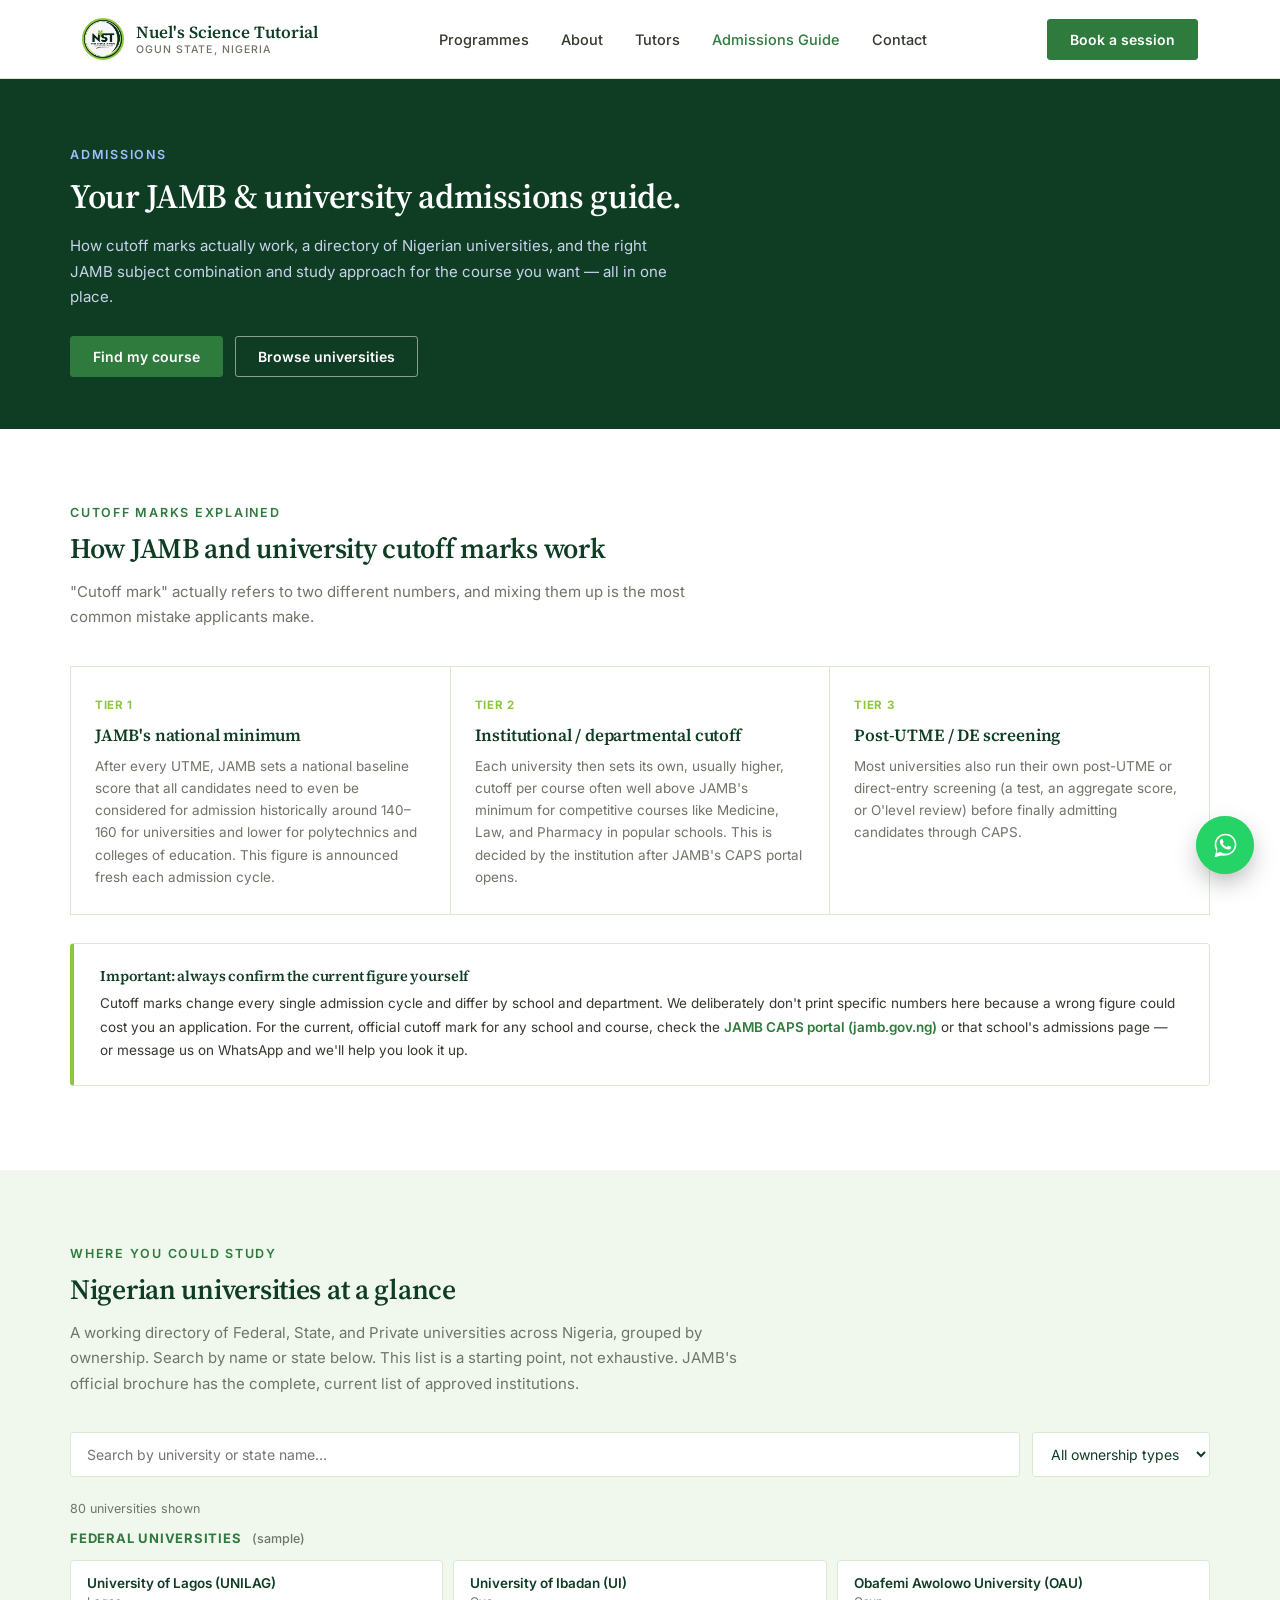
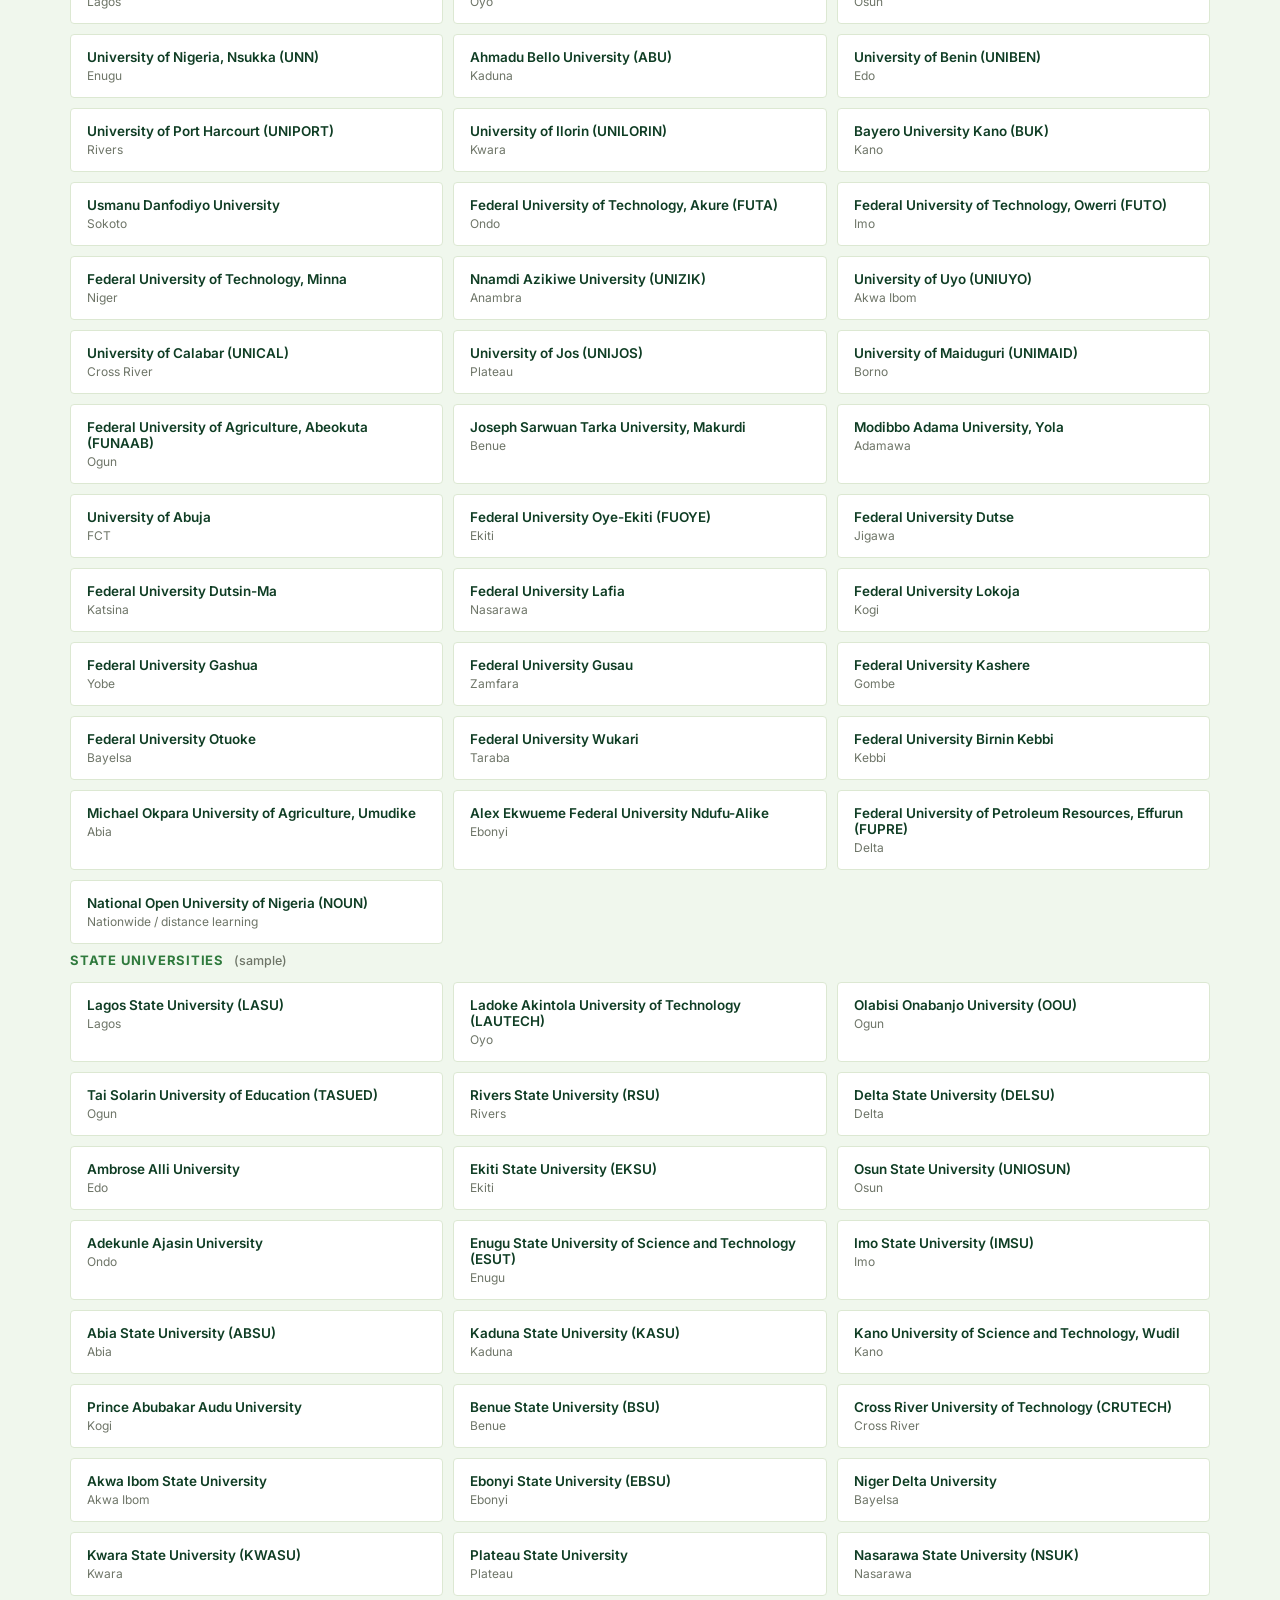
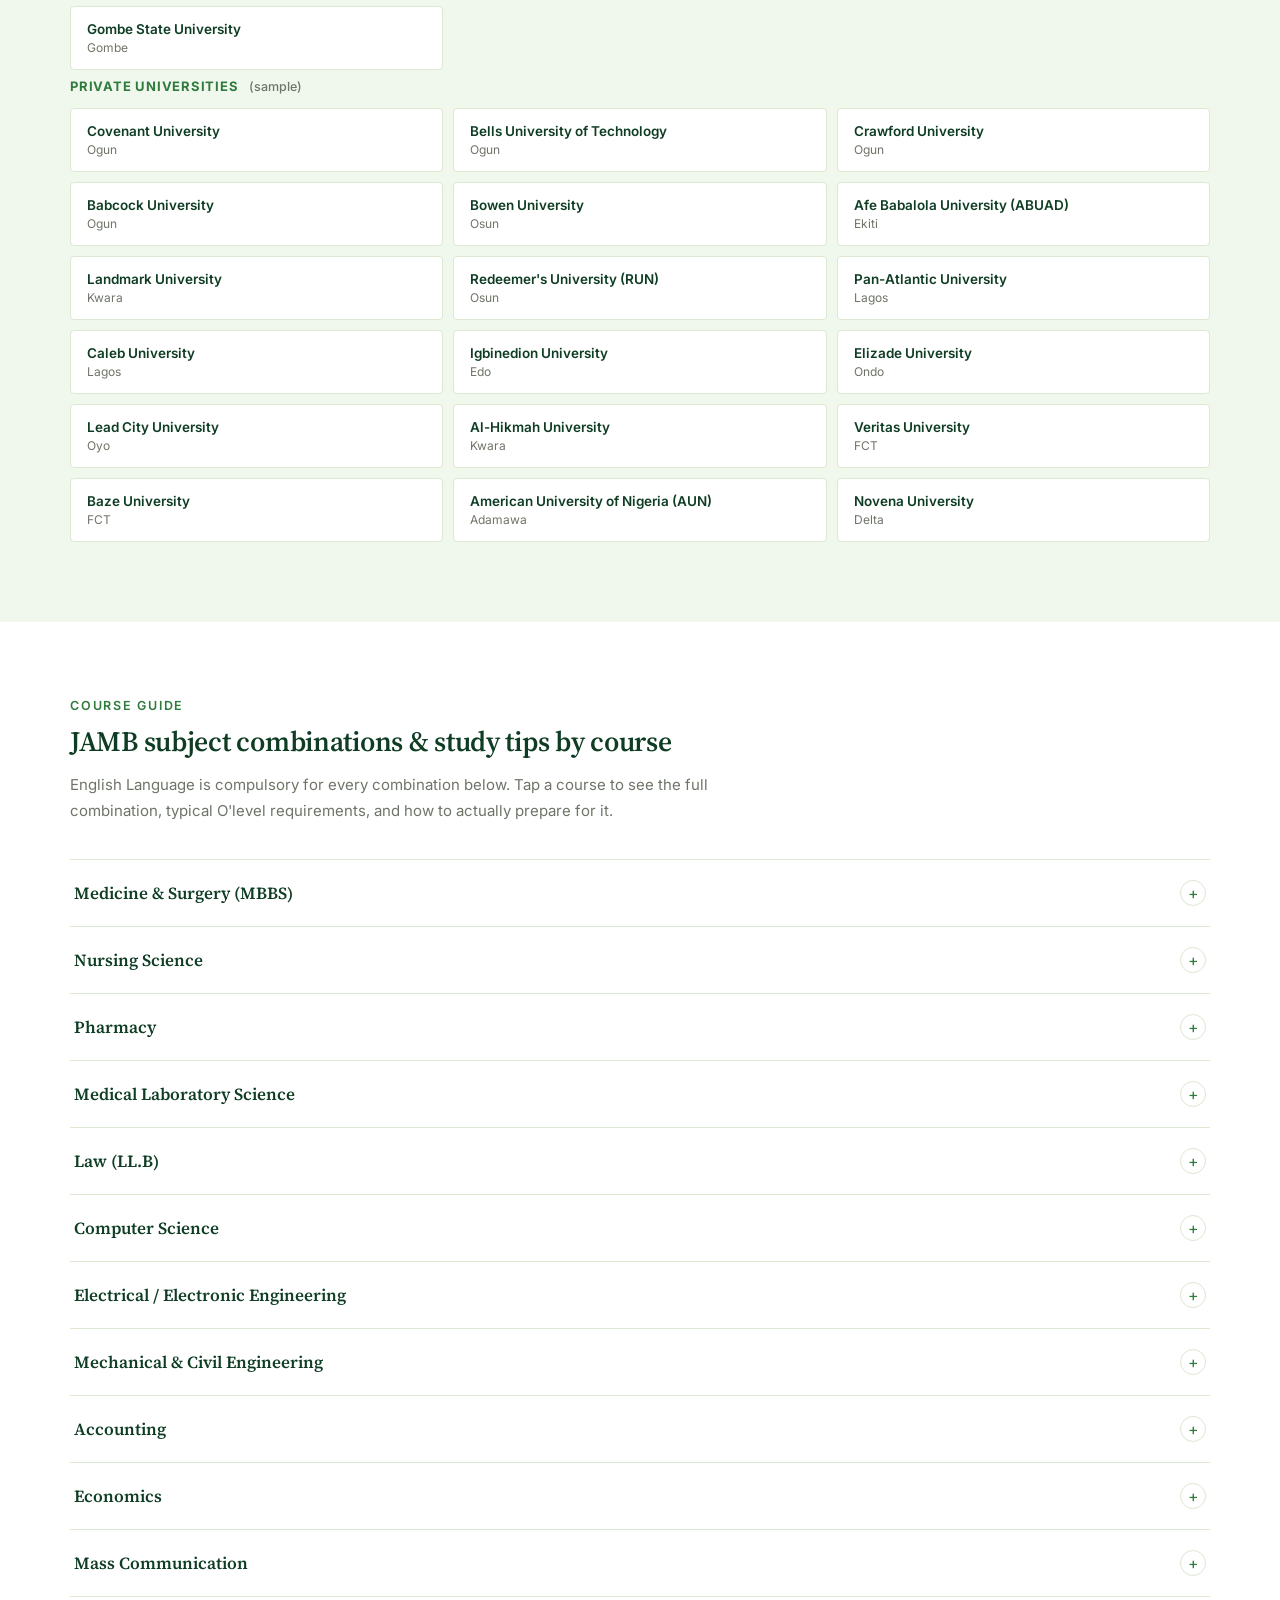
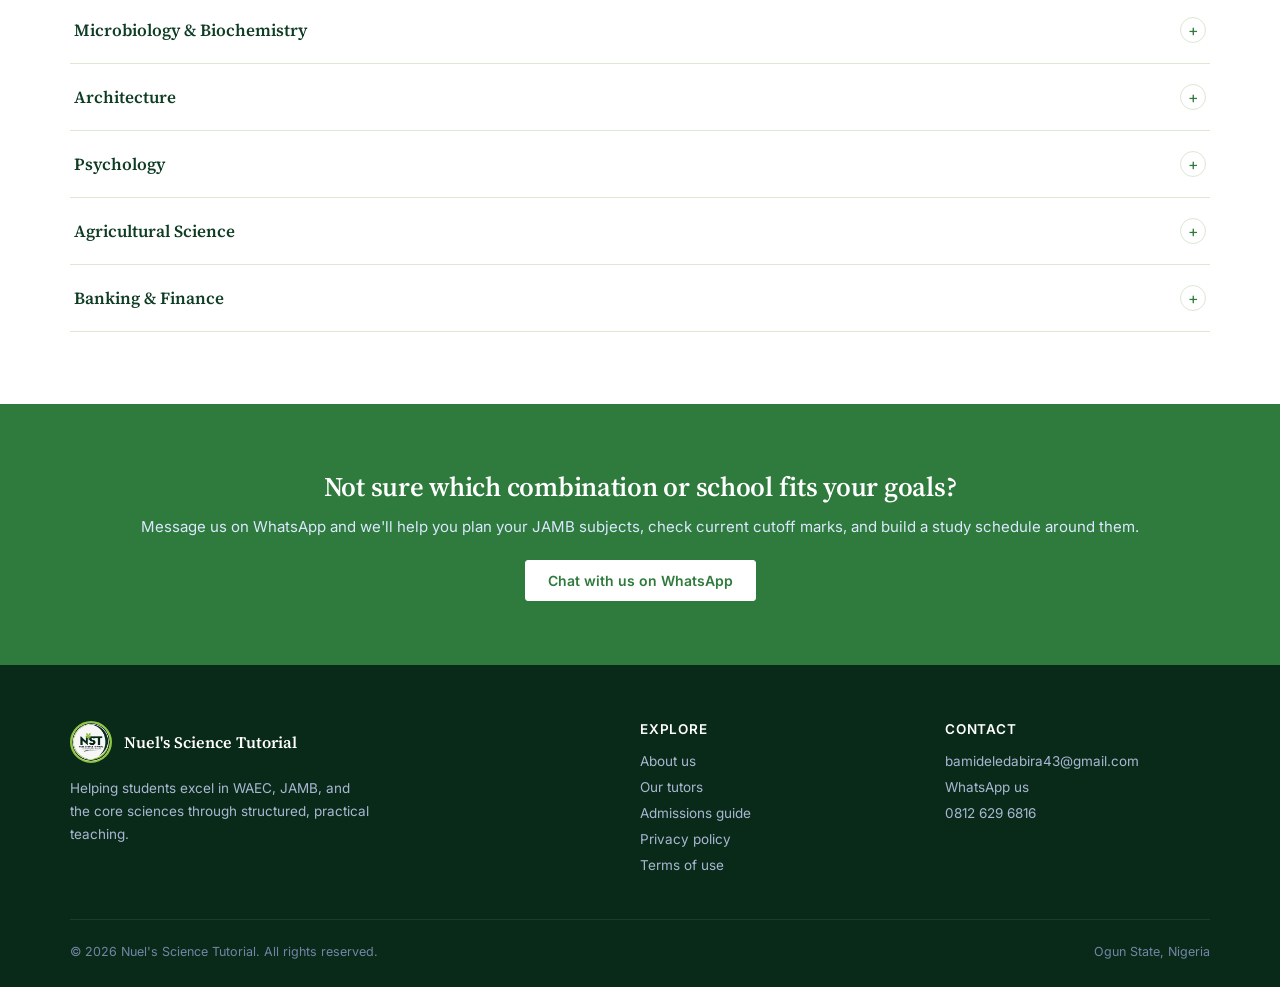
<file: admissions.html>
<!DOCTYPE html>
<html lang="en">
<head>
<meta charset="UTF-8">
<meta name="viewport" content="width=device-width, initial-scale=1.0">
<title>Admissions Guide | Nuel's Science Tutorial</title>
<link rel="canonical" href="https://nuels-science-tutorial.vercel.app/admissions">
<meta name="description" content="A JAMB and university admissions guide for Nigerian students &mdash; how cutoff marks work, a directory of Nigerian universities, and JAMB subject combinations with study tips for popular courses.">
<link rel="preconnect" href="https://fonts.googleapis.com">
<link rel="preconnect" href="https://fonts.gstatic.com" crossorigin>
<link href="https://fonts.googleapis.com/css2?family=Source+Serif+4:opsz,wght@8..60,400;8..60,500;8..60,600&family=Inter:wght@400;500;600;700&display=swap" rel="stylesheet">
<style>
  :root{
    --navy:#0F3D24; --navy-deep:#0A2A19; --blue:#2F7A3D; --blue-bright:#3F9950;
    --ice:#F0F7ED; --white:#FFFFFF; --slate:#33392F; --slate-light:#6E7568;
    --line:#DCE8D2; --gold:#8DC63F;
  }
  *{margin:0;padding:0;box-sizing:border-box;}
  html{scroll-behavior:smooth;}
  body{font-family:'Inter',sans-serif;color:var(--slate);background:var(--white);-webkit-font-smoothing:antialiased;overflow-x:hidden;}
  h1,h2,h3,h4{font-family:'Source Serif 4', serif;color:var(--navy);font-weight:600;letter-spacing:-0.01em;}
  a{text-decoration:none;color:inherit;}
  img{max-width:100%;display:block;}
  .wrap{max-width:1180px;margin:0 auto;padding:0 32px;}
  .eyebrow{font-size:12.5px;letter-spacing:0.14em;text-transform:uppercase;color:var(--blue);font-weight:600;}

  header{position:sticky;top:0;z-index:50;background:rgba(255,255,255,0.92);backdrop-filter:blur(10px);border-bottom:1px solid var(--line);}
  .nav{position:relative;display:flex;align-items:center;justify-content:space-between;padding:18px 32px;max-width:1180px;margin:0 auto;}
  .brand{display:flex;align-items:center;gap:12px;}
  .brand-mark{width:42px;height:42px;border-radius:50%;background:var(--navy);display:flex;align-items:center;justify-content:center;color:var(--white);font-family:'Source Serif 4',serif;font-weight:600;font-size:17px;border:2px solid var(--gold);overflow:hidden;}
  .brand-mark img{width:100%;height:100%;object-fit:cover;border-radius:50%;}
  .brand-name{font-family:'Source Serif 4',serif;font-weight:600;font-size:17px;color:var(--navy);line-height:1.1;}
  .brand-name span{display:block;font-family:'Inter',sans-serif;font-weight:500;font-size:10.5px;letter-spacing:0.1em;color:var(--slate-light);text-transform:uppercase;margin-top:2px;}
  nav.links{display:flex;align-items:center;gap:32px;}
  nav.links a{font-size:14.5px;font-weight:500;color:var(--slate);}
  nav.links a:hover{color:var(--blue);}
  nav.links a.active{color:var(--blue);}

  .burger{display:none;flex-direction:column;justify-content:center;gap:5px;width:32px;height:32px;background:none;border:none;cursor:pointer;padding:0;}
  .burger span{display:block;width:24px;height:2px;background:var(--navy);border-radius:1px;transition:transform .25s ease, opacity .25s ease;}
  .burger.open span:nth-child(1){transform:translateY(7px) rotate(45deg);}
  .burger.open span:nth-child(2){opacity:0;}
  .burger.open span:nth-child(3){transform:translateY(-7px) rotate(-45deg);}

  @media (max-width:960px){
    .burger{display:flex;}
    nav.links{
      display:flex;flex-direction:column;align-items:flex-start;gap:0;
      position:absolute;top:100%;left:0;right:0;
      background:var(--white);border-bottom:1px solid var(--line);
      max-height:0;overflow:hidden;transition:max-height .3s ease;z-index:60;
    }
    nav.links.open{max-height:360px;}
    nav.links a{width:100%;padding:14px 32px;border-bottom:1px solid var(--ice);font-size:15px;}
  }
  .btn{display:inline-flex;align-items:center;gap:8px;background:var(--blue);color:var(--white);padding:11px 22px;border-radius:3px;font-size:14px;font-weight:600;border:1px solid var(--blue);transition:all .2s ease;}
  .btn:hover{background:var(--navy);border-color:var(--navy);}
  .btn-outline{background:transparent;color:var(--navy);border:1px solid var(--navy);}
  .btn-outline:hover{background:var(--navy);color:var(--white);}

  .page-hero{background:var(--navy);color:var(--white);padding:64px 0 52px;}
  .page-hero h1{color:var(--white);font-size:34px;margin-top:10px;max-width:700px;}
  .page-hero p{color:#C7D4EC;font-size:15px;margin-top:14px;max-width:620px;line-height:1.7;}
  .page-hero .hero-cta{display:flex;gap:12px;flex-wrap:wrap;margin-top:26px;}

  section{padding:72px 0;}
  .section-head{max-width:680px;margin-bottom:36px;}
  .section-head h2{font-size:28px;margin-top:8px;}
  .section-head p{margin-top:12px;font-size:15px;line-height:1.7;color:var(--slate-light);}
  .bg-ice{background:var(--ice);}

  /* callout */
  .callout{background:var(--white);border:1px solid var(--line);border-left:4px solid var(--gold);border-radius:4px;padding:22px 26px;margin-bottom:12px;}
  .callout h4{font-size:14.5px;color:var(--navy);margin-bottom:6px;}
  .callout p{font-size:13.5px;line-height:1.75;color:var(--slate);}
  .callout p a{color:var(--blue);font-weight:600;}

  /* stat/tier cards for cutoff explainer */
  .tier-grid{display:grid;grid-template-columns:repeat(3,1fr);gap:1px;background:var(--line);border:1px solid var(--line);margin-bottom:28px;}
  .tier-card{background:var(--white);padding:26px 24px;}
  .tier-card .tier-tag{font-size:11.5px;letter-spacing:0.06em;text-transform:uppercase;color:var(--gold);font-weight:700;}
  .tier-card h3{font-size:17px;margin:10px 0 8px;}
  .tier-card p{font-size:13.5px;line-height:1.65;color:var(--slate-light);}

  /* search + filter bar */
  .filter-bar{display:flex;gap:12px;flex-wrap:wrap;margin-bottom:24px;}
  .filter-bar input[type="text"]{flex:1;min-width:220px;padding:12px 16px;border:1px solid var(--line);border-radius:3px;font-family:'Inter',sans-serif;font-size:14px;color:var(--navy);background:var(--white);}
  .filter-bar input[type="text"]:focus{outline:none;border-color:var(--blue);}
  .filter-bar select{padding:12px 14px;border:1px solid var(--line);border-radius:3px;font-family:'Inter',sans-serif;font-size:14px;color:var(--navy);background:var(--white);}
  .filter-count{font-size:12.5px;color:var(--slate-light);margin-bottom:14px;}

  /* university groups */
  .uni-group{margin-bottom:8px;}
  .uni-group-title{display:flex;align-items:center;gap:10px;font-size:13px;letter-spacing:0.06em;text-transform:uppercase;color:var(--blue);font-weight:700;margin:30px 0 14px;}
  .uni-group-title:first-child{margin-top:0;}
  .uni-group-title .count{font-weight:500;color:var(--slate-light);text-transform:none;letter-spacing:0;font-size:12.5px;}
  .uni-grid{display:grid;grid-template-columns:repeat(3,1fr);gap:10px;}
  .uni-card{border:1px solid var(--line);border-radius:4px;padding:14px 16px;font-size:13.5px;background:var(--white);}
  .uni-card .uname{color:var(--navy);font-weight:600;display:block;margin-bottom:2px;}
  .uni-card .ustate{color:var(--slate-light);font-size:12px;}
  .uni-card.hide{display:none;}
  .uni-empty{display:none;padding:24px;text-align:center;color:var(--slate-light);font-size:13.5px;border:1px dashed var(--line);border-radius:4px;}

  /* course accordion */
  .course-list{border-top:1px solid var(--line);}
  .course-item{border-bottom:1px solid var(--line);}
  .course-item summary{
    list-style:none;cursor:pointer;padding:20px 4px;display:flex;justify-content:space-between;align-items:center;gap:16px;
  }
  .course-item summary::-webkit-details-marker{display:none;}
  .course-item summary .cname{font-family:'Source Serif 4',serif;font-size:17px;color:var(--navy);font-weight:600;}
  .course-item summary .cplus{width:26px;height:26px;border-radius:50%;border:1px solid var(--line);flex-shrink:0;display:flex;align-items:center;justify-content:center;font-size:16px;color:var(--blue);transition:transform .2s ease;}
  .course-item[open] summary .cplus{transform:rotate(45deg);}
  .course-body{padding:0 4px 26px;display:grid;grid-template-columns:1fr 1fr;gap:26px;}
  .course-body h5{font-size:12px;letter-spacing:0.06em;text-transform:uppercase;color:var(--blue);margin-bottom:8px;}
  .course-body p{font-size:13.5px;line-height:1.7;color:var(--slate);margin-bottom:10px;}
  .course-body ul{padding-left:18px;}
  .course-body li{font-size:13.5px;line-height:1.85;color:var(--slate);}

  /* CTA */
  .cta-band{background:var(--blue);color:var(--white);padding:64px 0;text-align:center;}
  .cta-band h2{color:var(--white);font-size:27px;margin-bottom:12px;}
  .cta-band p{color:#DCE8FF;font-size:15px;margin-bottom:24px;}
  .cta-band .btn{background:var(--white);color:var(--blue);border-color:var(--white);}
  .cta-band .btn:hover{background:var(--navy);color:var(--white);border-color:var(--navy);}

  footer{background:var(--navy-deep);color:#A9B7D2;padding:56px 0 28px;}
  .footer-grid{display:grid;grid-template-columns:2fr 1fr 1fr;gap:40px;padding-bottom:36px;border-bottom:1px solid rgba(255,255,255,0.08);}
  .footer-brand{display:flex;align-items:center;gap:12px;margin-bottom:14px;}
  footer h5{color:var(--white);font-size:13.5px;letter-spacing:0.06em;text-transform:uppercase;margin-bottom:16px;font-weight:600;}
  footer ul{list-style:none;}
  footer li{margin-bottom:10px;font-size:13.5px;}
  footer a:hover{color:var(--white);}
  .footer-bottom{display:flex;justify-content:space-between;padding-top:24px;font-size:12.5px;color:#7385A6;flex-wrap:wrap;gap:10px;}

  @media (max-width:960px){
    .tier-grid{grid-template-columns:1fr;}
    .uni-grid{grid-template-columns:1fr 1fr;}
    .course-body{grid-template-columns:1fr;}
    .footer-grid{grid-template-columns:1fr;}
  }
  html{-webkit-text-size-adjust:100%;}
  .wrap{padding-left:20px;padding-right:20px;}
  @media (max-width:600px){
    .nav{padding:14px 20px;}
    .brand-name{font-size:15px;}
    .brand-name span{font-size:9.5px;}
    .btn{padding:9px 16px;font-size:13px;}
    section{padding:52px 0;}
    .page-hero{padding:44px 0 36px;}
    .page-hero h1{font-size:24px;}
    .page-hero p{font-size:13.5px;}
    .section-head h2{font-size:21px !important;}
    .uni-grid{grid-template-columns:1fr;}
    .course-item summary .cname{font-size:15px;}
    .cta-band h2{font-size:21px;}
    .footer-bottom{flex-direction:column;align-items:flex-start;gap:6px;}
  }

  /* WhatsApp floating button */
  .wa-float{position:fixed;bottom:26px;right:26px;z-index:300;width:58px;height:58px;border-radius:50%;background:#25D366;display:flex;align-items:center;justify-content:center;box-shadow:0 10px 28px -6px rgba(0,0,0,0.4);transition:transform .2s ease;}
  .wa-float:hover{transform:scale(1.08);}
  .wa-float svg{width:29px;height:29px;fill:#fff;}
  .wa-ring{position:fixed;bottom:26px;right:26px;z-index:299;width:58px;height:58px;border-radius:50%;background:#25D366;opacity:.55;animation:wa-pulse 2.2s ease-out infinite;pointer-events:none;}
  @keyframes wa-pulse{0%{transform:scale(1);opacity:.55;}100%{transform:scale(1.7);opacity:0;}}
  @media (max-width:600px){
    .wa-float,.wa-ring{width:50px;height:50px;bottom:16px;right:16px;}
    .wa-float svg{width:25px;height:25px;}
  }
</style>
</head>
<body>

<header>
  <div class="nav">
    <a class="brand" href="/">
      <div class="brand-mark"><img src="/images/logo.png" alt="Nuel's Science Tutorial logo"></div>
      <div class="brand-name">Nuel's Science Tutorial<span>Ogun State, Nigeria</span></div>
    </a>
    <nav class="links" id="navLinks">
      <a href="/#services">Programmes</a>
      <a href="/about">About</a>
      <a href="/tutors">Tutors</a>
      <a href="/admissions" class="active">Admissions Guide</a>
      <a href="/#contact">Contact</a>
    </nav>
    <button class="burger" id="burgerBtn" aria-label="Toggle menu" aria-expanded="false">
      <span></span><span></span><span></span>
    </button>
    <a class="btn" href="https://wa.me/2348126296816?text=Good%20day%2C%20I%27d%20like%20to%20enquire%20about%20Nuel%27s%20Science%20Tutorial.">Book a session</a>
  </div>
</header>

<div class="page-hero">
  <div class="wrap">
    <span class="eyebrow" style="color:#9DC0FF;">Admissions</span>
    <h1>Your JAMB &amp; university admissions guide.</h1>
    <p>How cutoff marks actually work, a directory of Nigerian universities, and the right JAMB subject combination and study approach for the course you want &mdash; all in one place.</p>
    <div class="hero-cta">
      <a class="btn" href="#courses">Find my course</a>
      <a class="btn btn-outline" style="color:#fff;border-color:rgba(255,255,255,0.5);" href="#universities">Browse universities</a>
    </div>
  </div>
</div>

<section id="cutoff">
  <div class="wrap">
    <div class="section-head">
      <span class="eyebrow">Cutoff marks explained</span>
      <h2>How JAMB and university cutoff marks work</h2>
      <p>"Cutoff mark" actually refers to two different numbers, and mixing them up is the most common mistake applicants make.</p>
    </div>

    <div class="tier-grid">
      <div class="tier-card">
        <span class="tier-tag">Tier 1</span>
        <h3>JAMB's national minimum</h3>
        <p>After every UTME, JAMB sets a national baseline score that all candidates need to even be considered for admission historically around 140&ndash;160 for universities and lower for polytechnics and colleges of education. This figure is announced fresh each admission cycle.</p>
      </div>
      <div class="tier-card">
        <span class="tier-tag">Tier 2</span>
        <h3>Institutional / departmental cutoff</h3>
        <p>Each university then sets its own, usually higher, cutoff per course often well above JAMB's minimum for competitive courses like Medicine, Law, and Pharmacy in popular schools. This is decided by the institution after JAMB's CAPS portal opens.</p>
      </div>
      <div class="tier-card">
        <span class="tier-tag">Tier 3</span>
        <h3>Post-UTME / DE screening</h3>
        <p>Most universities also run their own post-UTME or direct-entry screening (a test, an aggregate score, or O'level review) before finally admitting candidates through CAPS.</p>
      </div>
    </div>

    <div class="callout">
      <h4>Important: always confirm the current figure yourself</h4>
      <p>Cutoff marks change every single admission cycle and differ by school and department. We deliberately don't print specific numbers here because a wrong figure could cost you an application. For the current, official cutoff mark for any school and course, check the <a href="https://www.jamb.gov.ng" target="_blank" rel="noopener">JAMB CAPS portal (jamb.gov.ng)</a> or that school's admissions page &mdash; or message us on WhatsApp and we'll help you look it up.</p>
    </div>
  </div>
</section>

<section id="universities" class="bg-ice">
  <div class="wrap">
    <div class="section-head">
      <span class="eyebrow">Where you could study</span>
      <h2>Nigerian universities at a glance</h2>
      <p>A working directory of Federal, State, and Private universities across Nigeria, grouped by ownership. Search by name or state below. This list is a starting point, not exhaustive. JAMB's official brochure has the complete, current list of approved institutions.</p>
    </div>

    <div class="filter-bar">
      <input type="text" id="uniSearch" placeholder="Search by university or state name&hellip;">
      <select id="uniFilter">
        <option value="all">All ownership types</option>
        <option value="federal">Federal</option>
        <option value="state">State</option>
        <option value="private">Private</option>
      </select>
    </div>
    <p class="filter-count" id="uniCount"></p>

    <div id="uniGroups">
      <div class="uni-group" data-type="federal">
        <div class="uni-group-title">Federal Universities <span class="count">(sample)</span></div>
        <div class="uni-grid">
          <div class="uni-card"><span class="uname">University of Lagos (UNILAG)</span><span class="ustate">Lagos</span></div>
          <div class="uni-card"><span class="uname">University of Ibadan (UI)</span><span class="ustate">Oyo</span></div>
          <div class="uni-card"><span class="uname">Obafemi Awolowo University (OAU)</span><span class="ustate">Osun</span></div>
          <div class="uni-card"><span class="uname">University of Nigeria, Nsukka (UNN)</span><span class="ustate">Enugu</span></div>
          <div class="uni-card"><span class="uname">Ahmadu Bello University (ABU)</span><span class="ustate">Kaduna</span></div>
          <div class="uni-card"><span class="uname">University of Benin (UNIBEN)</span><span class="ustate">Edo</span></div>
          <div class="uni-card"><span class="uname">University of Port Harcourt (UNIPORT)</span><span class="ustate">Rivers</span></div>
          <div class="uni-card"><span class="uname">University of Ilorin (UNILORIN)</span><span class="ustate">Kwara</span></div>
          <div class="uni-card"><span class="uname">Bayero University Kano (BUK)</span><span class="ustate">Kano</span></div>
          <div class="uni-card"><span class="uname">Usmanu Danfodiyo University</span><span class="ustate">Sokoto</span></div>
          <div class="uni-card"><span class="uname">Federal University of Technology, Akure (FUTA)</span><span class="ustate">Ondo</span></div>
          <div class="uni-card"><span class="uname">Federal University of Technology, Owerri (FUTO)</span><span class="ustate">Imo</span></div>
          <div class="uni-card"><span class="uname">Federal University of Technology, Minna</span><span class="ustate">Niger</span></div>
          <div class="uni-card"><span class="uname">Nnamdi Azikiwe University (UNIZIK)</span><span class="ustate">Anambra</span></div>
          <div class="uni-card"><span class="uname">University of Uyo (UNIUYO)</span><span class="ustate">Akwa Ibom</span></div>
          <div class="uni-card"><span class="uname">University of Calabar (UNICAL)</span><span class="ustate">Cross River</span></div>
          <div class="uni-card"><span class="uname">University of Jos (UNIJOS)</span><span class="ustate">Plateau</span></div>
          <div class="uni-card"><span class="uname">University of Maiduguri (UNIMAID)</span><span class="ustate">Borno</span></div>
          <div class="uni-card"><span class="uname">Federal University of Agriculture, Abeokuta (FUNAAB)</span><span class="ustate">Ogun</span></div>
          <div class="uni-card"><span class="uname">Joseph Sarwuan Tarka University, Makurdi</span><span class="ustate">Benue</span></div>
          <div class="uni-card"><span class="uname">Modibbo Adama University, Yola</span><span class="ustate">Adamawa</span></div>
          <div class="uni-card"><span class="uname">University of Abuja</span><span class="ustate">FCT</span></div>
          <div class="uni-card"><span class="uname">Federal University Oye-Ekiti (FUOYE)</span><span class="ustate">Ekiti</span></div>
          <div class="uni-card"><span class="uname">Federal University Dutse</span><span class="ustate">Jigawa</span></div>
          <div class="uni-card"><span class="uname">Federal University Dutsin-Ma</span><span class="ustate">Katsina</span></div>
          <div class="uni-card"><span class="uname">Federal University Lafia</span><span class="ustate">Nasarawa</span></div>
          <div class="uni-card"><span class="uname">Federal University Lokoja</span><span class="ustate">Kogi</span></div>
          <div class="uni-card"><span class="uname">Federal University Gashua</span><span class="ustate">Yobe</span></div>
          <div class="uni-card"><span class="uname">Federal University Gusau</span><span class="ustate">Zamfara</span></div>
          <div class="uni-card"><span class="uname">Federal University Kashere</span><span class="ustate">Gombe</span></div>
          <div class="uni-card"><span class="uname">Federal University Otuoke</span><span class="ustate">Bayelsa</span></div>
          <div class="uni-card"><span class="uname">Federal University Wukari</span><span class="ustate">Taraba</span></div>
          <div class="uni-card"><span class="uname">Federal University Birnin Kebbi</span><span class="ustate">Kebbi</span></div>
          <div class="uni-card"><span class="uname">Michael Okpara University of Agriculture, Umudike</span><span class="ustate">Abia</span></div>
          <div class="uni-card"><span class="uname">Alex Ekwueme Federal University Ndufu-Alike</span><span class="ustate">Ebonyi</span></div>
          <div class="uni-card"><span class="uname">Federal University of Petroleum Resources, Effurun (FUPRE)</span><span class="ustate">Delta</span></div>
          <div class="uni-card"><span class="uname">National Open University of Nigeria (NOUN)</span><span class="ustate">Nationwide / distance learning</span></div>
        </div>
      </div>

      <div class="uni-group" data-type="state">
        <div class="uni-group-title">State Universities <span class="count">(sample)</span></div>
        <div class="uni-grid">
          <div class="uni-card"><span class="uname">Lagos State University (LASU)</span><span class="ustate">Lagos</span></div>
          <div class="uni-card"><span class="uname">Ladoke Akintola University of Technology (LAUTECH)</span><span class="ustate">Oyo</span></div>
          <div class="uni-card"><span class="uname">Olabisi Onabanjo University (OOU)</span><span class="ustate">Ogun</span></div>
          <div class="uni-card"><span class="uname">Tai Solarin University of Education (TASUED)</span><span class="ustate">Ogun</span></div>
          <div class="uni-card"><span class="uname">Rivers State University (RSU)</span><span class="ustate">Rivers</span></div>
          <div class="uni-card"><span class="uname">Delta State University (DELSU)</span><span class="ustate">Delta</span></div>
          <div class="uni-card"><span class="uname">Ambrose Alli University</span><span class="ustate">Edo</span></div>
          <div class="uni-card"><span class="uname">Ekiti State University (EKSU)</span><span class="ustate">Ekiti</span></div>
          <div class="uni-card"><span class="uname">Osun State University (UNIOSUN)</span><span class="ustate">Osun</span></div>
          <div class="uni-card"><span class="uname">Adekunle Ajasin University</span><span class="ustate">Ondo</span></div>
          <div class="uni-card"><span class="uname">Enugu State University of Science and Technology (ESUT)</span><span class="ustate">Enugu</span></div>
          <div class="uni-card"><span class="uname">Imo State University (IMSU)</span><span class="ustate">Imo</span></div>
          <div class="uni-card"><span class="uname">Abia State University (ABSU)</span><span class="ustate">Abia</span></div>
          <div class="uni-card"><span class="uname">Kaduna State University (KASU)</span><span class="ustate">Kaduna</span></div>
          <div class="uni-card"><span class="uname">Kano University of Science and Technology, Wudil</span><span class="ustate">Kano</span></div>
          <div class="uni-card"><span class="uname">Prince Abubakar Audu University</span><span class="ustate">Kogi</span></div>
          <div class="uni-card"><span class="uname">Benue State University (BSU)</span><span class="ustate">Benue</span></div>
          <div class="uni-card"><span class="uname">Cross River University of Technology (CRUTECH)</span><span class="ustate">Cross River</span></div>
          <div class="uni-card"><span class="uname">Akwa Ibom State University</span><span class="ustate">Akwa Ibom</span></div>
          <div class="uni-card"><span class="uname">Ebonyi State University (EBSU)</span><span class="ustate">Ebonyi</span></div>
          <div class="uni-card"><span class="uname">Niger Delta University</span><span class="ustate">Bayelsa</span></div>
          <div class="uni-card"><span class="uname">Kwara State University (KWASU)</span><span class="ustate">Kwara</span></div>
          <div class="uni-card"><span class="uname">Plateau State University</span><span class="ustate">Plateau</span></div>
          <div class="uni-card"><span class="uname">Nasarawa State University (NSUK)</span><span class="ustate">Nasarawa</span></div>
          <div class="uni-card"><span class="uname">Gombe State University</span><span class="ustate">Gombe</span></div>
        </div>
      </div>

      <div class="uni-group" data-type="private">
        <div class="uni-group-title">Private Universities <span class="count">(sample)</span></div>
        <div class="uni-grid">
          <div class="uni-card"><span class="uname">Covenant University</span><span class="ustate">Ogun</span></div>
          <div class="uni-card"><span class="uname">Bells University of Technology</span><span class="ustate">Ogun</span></div>
          <div class="uni-card"><span class="uname">Crawford University</span><span class="ustate">Ogun</span></div>
          <div class="uni-card"><span class="uname">Babcock University</span><span class="ustate">Ogun</span></div>
          <div class="uni-card"><span class="uname">Bowen University</span><span class="ustate">Osun</span></div>
          <div class="uni-card"><span class="uname">Afe Babalola University (ABUAD)</span><span class="ustate">Ekiti</span></div>
          <div class="uni-card"><span class="uname">Landmark University</span><span class="ustate">Kwara</span></div>
          <div class="uni-card"><span class="uname">Redeemer's University (RUN)</span><span class="ustate">Osun</span></div>
          <div class="uni-card"><span class="uname">Pan-Atlantic University</span><span class="ustate">Lagos</span></div>
          <div class="uni-card"><span class="uname">Caleb University</span><span class="ustate">Lagos</span></div>
          <div class="uni-card"><span class="uname">Igbinedion University</span><span class="ustate">Edo</span></div>
          <div class="uni-card"><span class="uname">Elizade University</span><span class="ustate">Ondo</span></div>
          <div class="uni-card"><span class="uname">Lead City University</span><span class="ustate">Oyo</span></div>
          <div class="uni-card"><span class="uname">Al-Hikmah University</span><span class="ustate">Kwara</span></div>
          <div class="uni-card"><span class="uname">Veritas University</span><span class="ustate">FCT</span></div>
          <div class="uni-card"><span class="uname">Baze University</span><span class="ustate">FCT</span></div>
          <div class="uni-card"><span class="uname">American University of Nigeria (AUN)</span><span class="ustate">Adamawa</span></div>
          <div class="uni-card"><span class="uname">Novena University</span><span class="ustate">Delta</span></div>
        </div>
      </div>
    </div>

    <div class="uni-empty" id="uniEmpty">No universities match that search, try a different name or state.</div>
  </div>
</section>

<section id="courses">
  <div class="wrap">
    <div class="section-head">
      <span class="eyebrow">Course guide</span>
      <h2>JAMB subject combinations &amp; study tips by course</h2>
      <p>English Language is compulsory for every combination below. Tap a course to see the full combination, typical O'level requirements, and how to actually prepare for it.</p>
    </div>

    <div class="course-list">

      <details class="course-item">
        <summary><span class="cname">Medicine &amp; Surgery (MBBS)</span><span class="cplus">+</span></summary>
        <div class="course-body">
          <div>
            <h5>JAMB combination</h5>
            <p>English Language, Physics, Chemistry, Biology.</p>
            <h5>O'level requirement</h5>
            <p>Credits in English, Mathematics, Physics, Chemistry, and Biology &mdash; usually at one sitting for the most competitive schools.</p>
          </div>
          <div>
            <h5>Study tips</h5>
            <ul>
              <li>Prioritise Biology and Chemistry, they carry the most conceptual overlap with what you'll face in post-UTME screening.</li>
              <li>Practice past questions under timed conditions weekly; Medicine cutoffs reward speed and accuracy, not just knowledge.</li>
              <li>Build strong foundations in human biology topics (genetics, physiology) early, since they resurface throughout the course.</li>
            </ul>
          </div>
        </div>
      </details>

      <details class="course-item">
        <summary><span class="cname">Nursing Science</span><span class="cplus">+</span></summary>
        <div class="course-body">
          <div>
            <h5>JAMB combination</h5>
            <p>English Language, Physics, Chemistry, Biology.</p>
            <h5>O'level requirement</h5>
            <p>Credits in English, Mathematics, Physics, Chemistry, and Biology.</p>
          </div>
          <div>
            <h5>Study tips</h5>
            <ul>
              <li>Focus heavily on Biology, most Nursing post-UTME screenings weight it highest.</li>
              <li>Practice diagrams and labelling questions; anatomy-style questions come up often.</li>
              <li>Revise basic Chemistry calculations (concentrations, moles) since they show up in pharmacology-adjacent questions later.</li>
            </ul>
          </div>
        </div>
      </details>

      <details class="course-item">
        <summary><span class="cname">Pharmacy</span><span class="cplus">+</span></summary>
        <div class="course-body">
          <div>
            <h5>JAMB combination</h5>
            <p>English Language, Physics, Chemistry, Biology.</p>
            <h5>O'level requirement</h5>
            <p>Credits in English, Mathematics, Physics, Chemistry, and Biology.</p>
          </div>
          <div>
            <h5>Study tips</h5>
            <ul>
              <li>Chemistry is the backbone of Pharmacy, get very comfortable with organic chemistry and stoichiometry.</li>
              <li>Don't neglect Physics; drug delivery and dosage-related questions often lean on basic physics concepts.</li>
              <li>Pharmacy cutoffs tend to sit close to Medicine's, so treat your prep with the same intensity.</li>
            </ul>
          </div>
        </div>
      </details>

      <details class="course-item">
        <summary><span class="cname">Medical Laboratory Science</span><span class="cplus">+</span></summary>
        <div class="course-body">
          <div>
            <h5>JAMB combination</h5>
            <p>English Language, Physics, Chemistry, Biology.</p>
            <h5>O'level requirement</h5>
            <p>Credits in English, Mathematics, Physics, Chemistry, and Biology.</p>
          </div>
          <div>
            <h5>Study tips</h5>
            <ul>
              <li>Biology and Chemistry questions dominate; drill microbiology and basic biochemistry topics from the WAEC syllabus.</li>
              <li>Pay attention to laboratory-technique style questions, they appear more here than in other biology-heavy courses.</li>
            </ul>
          </div>
        </div>
      </details>

      <details class="course-item">
        <summary><span class="cname">Law (LL.B)</span><span class="cplus">+</span></summary>
        <div class="course-body">
          <div>
            <h5>JAMB combination</h5>
            <p>English Language, Literature-in-English, Government (or CRS/IRS), and one other Arts/Social Science subject.</p>
            <h5>O'level requirement</h5>
            <p>Credits in English, Literature-in-English, Government, and Mathematics are typically required.</p>
          </div>
          <div>
            <h5>Study tips</h5>
            <ul>
              <li>English Language and Literature carry real weight, read widely and practice comprehension and essay-style questions.</li>
              <li>Law is one of the most competitive courses nationally; a strong Government or CRS/IRS score is often the deciding factor.</li>
              <li>Follow current affairs; many Government questions and post-UTME essays draw on recent civic and legal issues.</li>
            </ul>
          </div>
        </div>
      </details>

      <details class="course-item">
        <summary><span class="cname">Computer Science</span><span class="cplus">+</span></summary>
        <div class="course-body">
          <div>
            <h5>JAMB combination</h5>
            <p>English Language, Mathematics, Physics, and one of Chemistry, Biology, Agricultural Science, Geography, or Economics.</p>
            <h5>O'level requirement</h5>
            <p>Credits in English, Mathematics, and Physics are essential; a fourth science or social science subject completes the set.</p>
          </div>
          <div>
            <h5>Study tips</h5>
            <ul>
              <li>Mathematics is the single biggest lever for your score, master algebra, functions, and logic-based questions.</li>
              <li>Physics questions tend to focus on electricity and basic mechanics; prioritise those topics if time is short.</li>
              <li>Many schools now run a coding-aptitude or logic screening at post-UTME stage, practising basic logical reasoning helps.</li>
            </ul>
          </div>
        </div>
      </details>

      <details class="course-item">
        <summary><span class="cname">Electrical / Electronic Engineering</span><span class="cplus">+</span></summary>
        <div class="course-body">
          <div>
            <h5>JAMB combination</h5>
            <p>English Language, Mathematics, Physics, Chemistry.</p>
            <h5>O'level requirement</h5>
            <p>Credits in English, Mathematics, Physics, and Chemistry.</p>
          </div>
          <div>
            <h5>Study tips</h5>
            <ul>
              <li>Mathematics and Physics together decide most of your score, give them the majority of your revision time.</li>
              <li>Focus your Physics revision on electricity, magnetism, and waves; they're the most tested topics for this course.</li>
            </ul>
          </div>
        </div>
      </details>

      <details class="course-item">
        <summary><span class="cname">Mechanical &amp; Civil Engineering</span><span class="cplus">+</span></summary>
        <div class="course-body">
          <div>
            <h5>JAMB combination</h5>
            <p>English Language, Mathematics, Physics, Chemistry.</p>
            <h5>O'level requirement</h5>
            <p>Credits in English, Mathematics, Physics, and Chemistry.</p>
          </div>
          <div>
            <h5>Study tips</h5>
            <ul>
              <li>Build strong mechanics and force/energy fundamentals in Physics; they underpin most engineering coursework later.</li>
              <li>Practice applied Mathematics questions (mensuration, trigonometry, vectors) since they mirror early coursework.</li>
            </ul>
          </div>
        </div>
      </details>

      <details class="course-item">
        <summary><span class="cname">Accounting</span><span class="cplus">+</span></summary>
        <div class="course-body">
          <div>
            <h5>JAMB combination</h5>
            <p>English Language, Mathematics, Economics, and one of Financial Accounting, Commerce, or Government.</p>
            <h5>O'level requirement</h5>
            <p>Credits in English, Mathematics, Economics, and a commercial subject such as Financial Accounting or Commerce.</p>
          </div>
          <div>
            <h5>Study tips</h5>
            <ul>
              <li>Mathematics accuracy matters most here, practice speed drills on ratios, percentages, and basic algebra.</li>
              <li>Get comfortable with accounting terminology early if your school offers it; it reduces first-year culture shock.</li>
            </ul>
          </div>
        </div>
      </details>

      <details class="course-item">
        <summary><span class="cname">Economics</span><span class="cplus">+</span></summary>
        <div class="course-body">
          <div>
            <h5>JAMB combination</h5>
            <p>English Language, Mathematics, Economics, and one other Social Science subject (Government, Geography, or Accounting).</p>
            <h5>O'level requirement</h5>
            <p>Credits in English, Mathematics, and Economics.</p>
          </div>
          <div>
            <h5>Study tips</h5>
            <ul>
              <li>Mathematics underpins Economics scoring more than most students expect, don't neglect it in favour of theory.</li>
              <li>Understand core concepts (demand/supply, inflation, national income) deeply rather than memorising definitions.</li>
            </ul>
          </div>
        </div>
      </details>

      <details class="course-item">
        <summary><span class="cname">Mass Communication</span><span class="cplus">+</span></summary>
        <div class="course-body">
          <div>
            <h5>JAMB combination</h5>
            <p>English Language and any three of Government, Literature-in-English, CRS/IRS, Economics, or another Arts/Social Science subject &mdash; combination varies by school.</p>
            <h5>O'level requirement</h5>
            <p>Credits in English Language plus at least one relevant Arts or Social Science subject.</p>
          </div>
          <div>
            <h5>Study tips</h5>
            <ul>
              <li>English comprehension and essay-writing carry the most weight, read newspapers and practice summarising articles.</li>
              <li>Stay current on national and global news; many post-UTME screenings for this course test general knowledge.</li>
            </ul>
          </div>
        </div>
      </details>

      <details class="course-item">
        <summary><span class="cname">Microbiology &amp; Biochemistry</span><span class="cplus">+</span></summary>
        <div class="course-body">
          <div>
            <h5>JAMB combination</h5>
            <p>English Language, Physics, Chemistry, Biology.</p>
            <h5>O'level requirement</h5>
            <p>Credits in English, Mathematics, Physics, Chemistry, and Biology.</p>
          </div>
          <div>
            <h5>Study tips</h5>
            <ul>
              <li>Chemistry (especially organic chemistry) and Biology are weighted heavily budget more revision time there than Physics.</li>
              <li>Practice diagram-based and process-sequence questions; they're common in this subject area.</li>
            </ul>
          </div>
        </div>
      </details>

      <details class="course-item">
        <summary><span class="cname">Architecture</span><span class="cplus">+</span></summary>
        <div class="course-body">
          <div>
            <h5>JAMB combination</h5>
            <p>English Language, Mathematics, Physics, and one of Chemistry, Geography, or Fine Art.</p>
            <h5>O'level requirement</h5>
            <p>Credits in English, Mathematics, Physics, and one relevant fourth subject; many schools also assess a portfolio or drawing test.</p>
          </div>
          <div>
            <h5>Study tips</h5>
            <ul>
              <li>Mathematics accuracy (especially geometry and mensuration) matters for both UTME and school-level design tests.</li>
              <li>If you can, start a basic sketching/drawing habit early, many schools test spatial reasoning at screening stage.</li>
            </ul>
          </div>
        </div>
      </details>

      <details class="course-item">
        <summary><span class="cname">Psychology</span><span class="cplus">+</span></summary>
        <div class="course-body">
          <div>
            <h5>JAMB combination</h5>
            <p>English Language, Biology, and two of Chemistry, Physics, Mathematics, Economics, or Government &mdash; exact combination varies by school.</p>
            <h5>O'level requirement</h5>
            <p>Credits in English, Mathematics, Biology, and two other relevant subjects.</p>
          </div>
          <div>
            <h5>Study tips</h5>
            <ul>
              <li>Check your target school's exact combination early. Psychology requirements vary more across schools than most courses.</li>
              <li>Biology fundamentals (especially nervous system topics) give you a head start once you resume.</li>
            </ul>
          </div>
        </div>
      </details>

      <details class="course-item">
        <summary><span class="cname">Agricultural Science</span><span class="cplus">+</span></summary>
        <div class="course-body">
          <div>
            <h5>JAMB combination</h5>
            <p>English Language, Chemistry, Biology (or Agricultural Science), and Mathematics or Physics.</p>
            <h5>O'level requirement</h5>
            <p>Credits in English, Mathematics, Chemistry, and Biology or Agricultural Science.</p>
          </div>
          <div>
            <h5>Study tips</h5>
            <ul>
              <li>Biology and Agricultural Science overlap heavily, strong grades in one usually support the other.</li>
              <li>Cutoffs for this course tend to be more moderate than Medicine or Engineering, but don't underestimate the Chemistry component.</li>
            </ul>
          </div>
        </div>
      </details>

      <details class="course-item">
        <summary><span class="cname">Banking &amp; Finance</span><span class="cplus">+</span></summary>
        <div class="course-body">
          <div>
            <h5>JAMB combination</h5>
            <p>English Language, Mathematics, Economics, and one of Accounting, Government, or Commerce.</p>
            <h5>O'level requirement</h5>
            <p>Credits in English, Mathematics, and Economics.</p>
          </div>
          <div>
            <h5>Study tips</h5>
            <ul>
              <li>Mathematics speed and accuracy is the biggest score driver, drill percentages, interest, and ratio-based questions.</li>
              <li>Basic financial literacy concepts (interest rates, inflation) give useful context for both UTME and first-year courses.</li>
            </ul>
          </div>
        </div>
      </details>

    </div>
  </div>
</section>

<div class="cta-band">
  <div class="wrap">
    <h2>Not sure which combination or school fits your goals?</h2>
    <p>Message us on WhatsApp and we'll help you plan your JAMB subjects, check current cutoff marks, and build a study schedule around them.</p>
    <a class="btn" href="https://wa.me/2348126296816?text=Good%20day%2C%20I%27d%20like%20help%20planning%20my%20JAMB%20subject%20combination%20and%20admissions%20plan.">Chat with us on WhatsApp</a>
  </div>
</div>

<footer>
  <div class="wrap">
    <div class="footer-grid">
      <div>
        <div class="footer-brand">
          <div class="brand-mark" style="background:#fff;color:var(--navy);"><img src="/images/logo.png" alt="Nuel's Science Tutorial logo"></div>
          <div style="color:#fff;font-family:'Source Serif 4',serif;font-weight:600;">Nuel's Science Tutorial</div>
        </div>
        <p style="font-size:13.5px;line-height:1.7;max-width:300px;">Helping students excel in WAEC, JAMB, and the core sciences through structured, practical teaching.</p>
      </div>
      <div>
        <h5>Explore</h5>
        <ul>
          <li><a href="/about">About us</a></li>
          <li><a href="/tutors">Our tutors</a></li>
          <li><a href="/admissions">Admissions guide</a></li>
          <li><a href="/privacy">Privacy policy</a></li>
          <li><a href="/terms">Terms of use</a></li>
        </ul>
      </div>
      <div>
        <h5>Contact</h5>
        <ul>
          <li><a href="mailto:bamideledabira43@gmail.com">bamideledabira43@gmail.com</a></li>
          <li><a href="https://wa.me/2348126296816">WhatsApp us</a></li>
          <li>0812 629 6816</li>
        </ul>
      </div>
    </div>
    <div class="footer-bottom">
      <span>&copy; 2026 Nuel's Science Tutorial. All rights reserved.</span>
      <span>Ogun State, Nigeria</span>
    </div>
  </div>
</footer>

<div class="wa-ring"></div>
<a class="wa-float" href="https://wa.me/2348126296816?text=Good%20day%2C%20I%27d%20like%20to%20enquire%20about%20Nuel%27s%20Science%20Tutorial." target="_blank" rel="noopener" aria-label="Chat with us on WhatsApp">
  <svg viewBox="0 0 32 32" xmlns="http://www.w3.org/2000/svg"><path d="M16.001 3C9.373 3 4 8.373 4 15c0 2.386.689 4.611 1.885 6.49L4 29l7.694-1.855A11.94 11.94 0 0 0 16.001 27C22.63 27 28 21.627 28 15S22.63 3 16.001 3Zm0 21.818a9.77 9.77 0 0 1-4.985-1.363l-.358-.213-4.566 1.101 1.124-4.448-.234-.372A9.77 9.77 0 0 1 5.818 15c0-5.615 4.568-10.182 10.183-10.182 5.615 0 10.182 4.567 10.182 10.182 0 5.615-4.567 10.182-10.182 10.182Zm5.6-7.63c-.307-.154-1.816-.897-2.098-1-.281-.103-.486-.154-.69.155-.205.307-.792 1-.972 1.205-.179.205-.358.23-.665.077-.307-.154-1.297-.478-2.47-1.523-.913-.814-1.53-1.82-1.709-2.127-.179-.307-.019-.473.135-.626.139-.138.307-.358.46-.537.154-.18.205-.307.307-.512.103-.205.051-.384-.026-.538-.077-.154-.69-1.663-.946-2.278-.249-.598-.502-.517-.69-.526l-.588-.01a1.13 1.13 0 0 0-.818.384c-.281.307-1.075 1.05-1.075 2.56 0 1.51 1.1 2.97 1.253 3.175.154.205 2.167 3.31 5.25 4.64.734.317 1.306.506 1.752.648.736.234 1.406.201 1.936.122.59-.088 1.816-.742 2.072-1.459.256-.717.256-1.332.18-1.46-.077-.128-.282-.205-.589-.359Z"/></svg>
</a>

<script>
  const burgerBtn = document.getElementById('burgerBtn');
  const navLinks = document.getElementById('navLinks');
  burgerBtn.addEventListener('click', () => {
    const isOpen = navLinks.classList.toggle('open');
    burgerBtn.classList.toggle('open');
    burgerBtn.setAttribute('aria-expanded', isOpen);
  });
  navLinks.querySelectorAll('a').forEach(a => {
    a.addEventListener('click', () => {
      navLinks.classList.remove('open');
      burgerBtn.classList.remove('open');
      burgerBtn.setAttribute('aria-expanded', false);
    });
  });
</script>

<script>
  const uniSearch = document.getElementById('uniSearch');
  const uniFilter = document.getElementById('uniFilter');
  const uniGroups = document.querySelectorAll('.uni-group');
  const uniCount = document.getElementById('uniCount');
  const uniEmpty = document.getElementById('uniEmpty');

  function applyUniFilter(){
    const q = uniSearch.value.trim().toLowerCase();
    const type = uniFilter.value;
    let visible = 0;

    uniGroups.forEach(group => {
      const groupType = group.getAttribute('data-type');
      const groupMatches = (type === 'all' || type === groupType);
      let groupVisibleCount = 0;

      group.querySelectorAll('.uni-card').forEach(card => {
        const text = card.textContent.toLowerCase();
        const matches = groupMatches && (q === '' || text.includes(q));
        card.classList.toggle('hide', !matches);
        if(matches){ groupVisibleCount++; visible++; }
      });

      group.style.display = groupVisibleCount > 0 ? '' : 'none';
    });

    uniCount.textContent = visible + ' universit' + (visible === 1 ? 'y' : 'ies') + ' shown';
    uniEmpty.style.display = visible === 0 ? 'block' : 'none';
  }

  uniSearch.addEventListener('input', applyUniFilter);
  uniFilter.addEventListener('change', applyUniFilter);
  applyUniFilter();
</script>

</body>
</html>
</file>
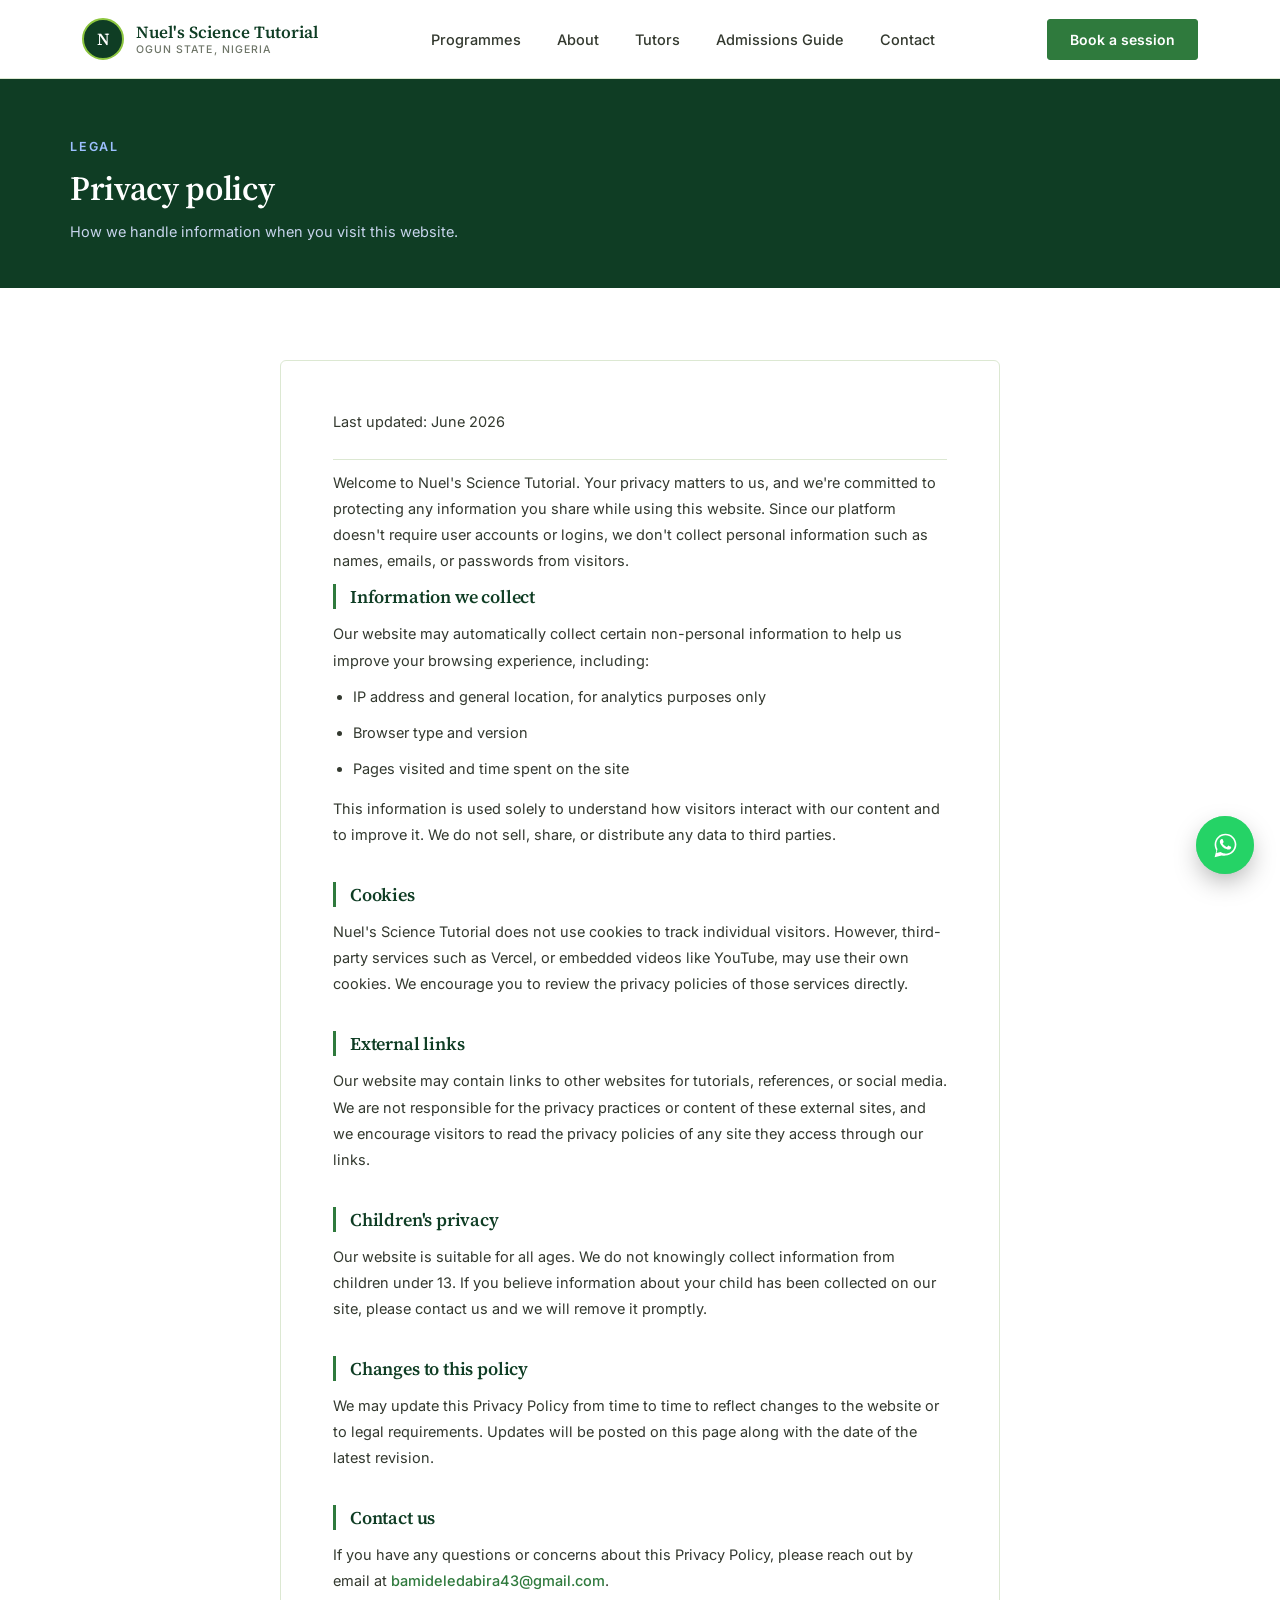
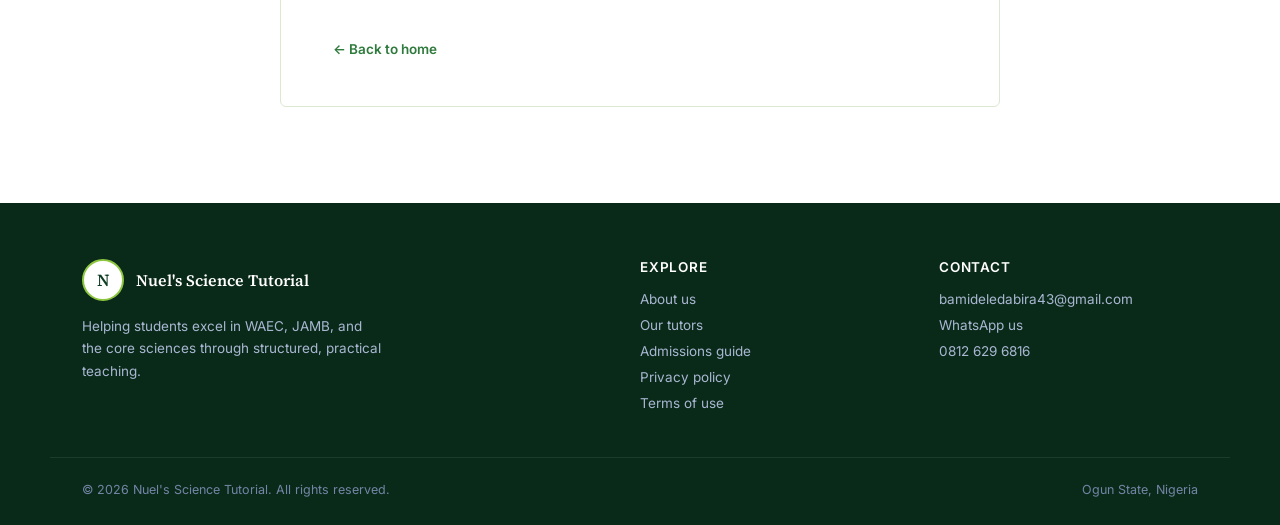
<file: privacy.html>
<!DOCTYPE html>
<html lang="en">
<head>
<meta charset="UTF-8">
<meta name="viewport" content="width=device-width, initial-scale=1.0">
<title>Privacy Policy | Nuel's Science Tutorial</title>
<link rel="canonical" href="https://nuels-science-tutorial.vercel.app/privacy">
<meta name="description" content="Privacy policy for Nuel's Science Tutorial. Learn what information we collect when you visit our website and how it is used.">
<link rel="preconnect" href="https://fonts.googleapis.com">
<link rel="preconnect" href="https://fonts.gstatic.com" crossorigin>
<link href="https://fonts.googleapis.com/css2?family=Source+Serif+4:opsz,wght@8..60,400;8..60,500;8..60,600&family=Inter:wght@400;500;600;700&display=swap" rel="stylesheet">
<style>
  :root{
    --navy:#0F3D24; --navy-deep:#0A2A19; --blue:#2F7A3D; --blue-bright:#3F9950;
    --ice:#F0F7ED; --white:#FFFFFF; --slate:#33392F; --slate-light:#6E7568;
    --line:#DCE8D2; --gold:#8DC63F;
  }
  *{margin:0;padding:0;box-sizing:border-box;}
  body{font-family:'Inter',sans-serif;color:var(--slate);background:var(--white);-webkit-font-smoothing:antialiased;}
  h1,h2{font-family:'Source Serif 4', serif;color:var(--navy);font-weight:600;letter-spacing:-0.01em;}
  a{text-decoration:none;color:inherit;}
  .wrap{max-width:1180px;margin:0 auto;padding:0 32px;}
  .doc-wrap{max-width:760px;margin:0 auto;padding:0 32px;}
  .eyebrow{font-size:12.5px;letter-spacing:0.14em;text-transform:uppercase;color:var(--blue);font-weight:600;}

  header{position:sticky;top:0;z-index:50;background:rgba(255,255,255,0.92);backdrop-filter:blur(10px);border-bottom:1px solid var(--line);}
  .nav{position: relative;display:flex;align-items:center;justify-content:space-between;padding:18px 32px;max-width:1180px;margin:0 auto;}
  .brand{display:flex;align-items:center;gap:12px;}
  .brand-mark{width:42px;height:42px;border-radius:50%;background:var(--navy);display:flex;align-items:center;justify-content:center;color:var(--white);font-family:'Source Serif 4',serif;font-weight:600;font-size:17px;border:2px solid var(--gold);}
  .brand-mark img{width:100%;height:100%;object-fit:cover;border-radius:50%;}
  .brand-name{font-family:'Source Serif 4',serif;font-weight:600;font-size:17px;color:var(--navy);line-height:1.1;}
  .brand-name span{display:block;font-family:'Inter',sans-serif;font-weight:500;font-size:10.5px;letter-spacing:0.1em;color:var(--slate-light);text-transform:uppercase;margin-top:2px;}
  nav.links{display:flex;align-items:center;gap:36px;}
nav.links a{font-size:14.5px;font-weight:500;color:var(--slate);}
nav.links a:hover{color:var(--blue);}

.burger{display:none;flex-direction:column;justify-content:center;gap:5px;width:32px;height:32px;background:none;border:none;cursor:pointer;padding:0;}
.burger span{display:block;width:24px;height:2px;background:var(--navy);border-radius:1px;transition:transform .25s ease, opacity .25s ease;}
.burger.open span:nth-child(1){transform:translateY(7px) rotate(45deg);}
.burger.open span:nth-child(2){opacity:0;}
.burger.open span:nth-child(3){transform:translateY(-7px) rotate(-45deg);}

@media (max-width:920px){
  .burger{display:flex;}
  nav.links{
    display:flex;flex-direction:column;align-items:flex-start;gap:0;
    position:absolute;top:100%;left:0;right:0;
    background:var(--white);border-bottom:1px solid var(--line);
    max-height:0;overflow:hidden;
    transition:max-height .3s ease;
    z-index: 60;
  }
  nav.links.open{max-height:320px;}
  nav.links a{width:100%;padding:14px 32px;border-bottom:1px solid var(--ice);font-size:15px;}
}
  .btn{display:inline-flex;align-items:center;gap:8px;background:var(--blue);color:var(--white);padding:11px 22px;border-radius:3px;font-size:14px;font-weight:600;border:1px solid var(--blue);transition:all .2s ease;}
  .btn:hover{background:var(--navy);border-color:var(--navy);}

  .page-hero{background:var(--navy);color:var(--white);padding:56px 0 48px;}
  .page-hero h1{color:var(--white);font-size:34px;margin-top:10px;}
  .page-hero p{color:#C7D4EC;font-size:14.5px;margin-top:12px;}

  .doc{padding:72px 0 96px;}
  .doc-card{border:1px solid var(--line);border-radius:6px;padding:48px 52px;}
  .doc-card h2{font-size:18px;margin:34px 0 12px;border-left:3px solid var(--blue);padding-left:14px;}
  .doc-card h2:first-of-type{margin-top:0;}
  .doc-card p,.doc-card li{font-size:14.5px;line-height:1.8;color:var(--slate);margin-bottom:10px;}
  .doc-card ul{margin:8px 0 14px 0;padding-left:20px;}
  .doc-card a.inline{color:var(--blue);font-weight:500;}
  .doc-card a.inline:hover{text-decoration:underline;}
  .updated{font-size:12.5px;color:var(--slate-light);margin-bottom:30px;border-bottom:1px solid var(--line);padding-bottom:24px;}
  .back-link{display:inline-flex;align-items:center;gap:8px;margin-top:36px;font-size:13.5px;font-weight:600;color:var(--blue);}
  .back-link:hover{color:var(--navy);}

  footer{background:var(--navy-deep);color:#A9B7D2;padding:56px 0 28px;}
  .footer-grid{display:grid;grid-template-columns:2fr 1fr 1fr;gap:40px;padding-bottom:36px;border-bottom:1px solid rgba(255,255,255,0.08);max-width:1180px;margin:0 auto;padding-left:32px;padding-right:32px;}
  .footer-brand{display:flex;align-items:center;gap:12px;margin-bottom:14px;}
  footer h5{color:var(--white);font-size:13.5px;letter-spacing:0.06em;text-transform:uppercase;margin-bottom:16px;font-family:'Inter',sans-serif;font-weight:600;}
  footer ul{list-style:none;}
  footer li{margin-bottom:10px;font-size:13.5px;}
  footer a:hover{color:var(--white);}
  .footer-bottom{display:flex;justify-content:space-between;padding-top:24px;font-size:12.5px;color:#7385A6;flex-wrap:wrap;gap:10px;max-width:1180px;margin:0 auto;padding-left:32px;padding-right:32px;}

  @media (max-width:920px){
    nav.links{display:flex;}
    .doc-card{padding:32px 26px;}
    .page-hero h1{font-size:27px;}
    .footer-grid{grid-template-columns:1fr;}
  }
  /* ===== universal mobile safety net ===== */
html{-webkit-text-size-adjust:100%;}
body{overflow-x:hidden;}
img{max-width:100%;height:auto;}
.wrap,.doc-wrap{padding-left:20px;padding-right:20px;}

@media (max-width:600px){
  .nav{padding:14px 20px;}
  .brand-name{font-size:15px;}
  .brand-name span{font-size:9.5px;}
  .btn{padding:9px 16px;font-size:13px;}

  section{padding:56px 0;}
  .page-hero{padding:44px 0 36px;}
  .page-hero h1{font-size:25px;}
  .page-hero p{font-size:14px;}

  h2{font-size:22px !important;}
  .section-head h2{font-size:22px !important;}

  .hero{padding:56px 0 64px;}
  .hero h1{font-size:27px !important;}
  .hero p.lead{font-size:14.5px;}
  .hero-cta{flex-direction:column;align-items:stretch;}
  .hero-cta .btn{justify-content:center;text-align:center;}
  .hero-meta{gap:18px;}
  .hero-meta strong{font-size:19px;}

  .slip{padding:22px 18px;}
  .slip-row{font-size:12.5px;grid-template-columns:1fr auto auto;}

  .services-grid,.tutors-grid,.subjects-grid{grid-template-columns:1fr !important;}
  .stat strong{font-size:32px;}

  .about-grid,.mission-grid,.contact-grid{grid-template-columns:1fr !important;gap:32px !important;}

  .doc-card{padding:24px 18px !important;}
  .doc-card h2{font-size:16px;}
  .doc-card p,.doc-card li{font-size:13.5px;}

  .cta-band h2{font-size:22px;}
  .footer-grid{grid-template-columns:1fr !important;gap:28px;}
  .footer-bottom{flex-direction:column;align-items:flex-start;gap:6px;}
}

@media (max-width:380px){
  .hero h1{font-size:23px !important;}
  .brand-name span{display:none;}
}

/* WhatsApp floating button */
.wa-float{position:fixed;bottom:26px;right:26px;z-index:300;width:58px;height:58px;border-radius:50%;background:#25D366;display:flex;align-items:center;justify-content:center;box-shadow:0 10px 28px -6px rgba(0,0,0,0.4);transition:transform .2s ease;}
.wa-float:hover{transform:scale(1.08);}
.wa-float svg{width:29px;height:29px;fill:#fff;}
.wa-ring{position:fixed;bottom:26px;right:26px;z-index:299;width:58px;height:58px;border-radius:50%;background:#25D366;opacity:.55;animation:wa-pulse 2.2s ease-out infinite;pointer-events:none;}
@keyframes wa-pulse{0%{transform:scale(1);opacity:.55;}100%{transform:scale(1.7);opacity:0;}}
@media (max-width:600px){
  .wa-float,.wa-ring{width:50px;height:50px;bottom:16px;right:16px;}
  .wa-float svg{width:25px;height:25px;}
}
</style>
</head>
<body>

<header>
  <div class="nav">
    <a class="brand" href="/">
      <div class="brand-mark">N</div>
      <div class="brand-name">Nuel's Science Tutorial<span>Ogun State, Nigeria</span></div>
    </a>
    <nav class="links" id="navLinks">
      <a href="/#services">Programmes</a>
      <a href="/about">About</a>
      <a href="/tutors">Tutors</a>
      <a href="/admissions">Admissions Guide</a>
      <a href="/#contact">Contact</a>
    </nav>
    <button class="burger" id="burgerBtn" aria-label="Toggle menu" aria-expanded="false">
      <span></span><span></span><span></span>
    </button>
    <a class="btn" href="https://wa.me/2348126296816?text=Good%20day%2C%20I%27d%20like%20to%20enquire%20about%20Nuel%27s%20Science%20Tutorial.">Book a session</a>
  </div>
</header>

<div class="page-hero">
  <div class="wrap">
    <span class="eyebrow" style="color:#9DC0FF;">Legal</span>
    <h1>Privacy policy</h1>
    <p>How we handle information when you visit this website.</p>
  </div>
</div>

<section class="doc">
  <div class="doc-wrap">
    <div class="doc-card">
      <p class="updated">Last updated: June 2026</p>

      <p>Welcome to Nuel's Science Tutorial. Your privacy matters to us, and we're committed to protecting any information you share while using this website. Since our platform doesn't require user accounts or logins, we don't collect personal information such as names, emails, or passwords from visitors.</p>

      <h2>Information we collect</h2>
      <p>Our website may automatically collect certain non-personal information to help us improve your browsing experience, including:</p>
      <ul>
        <li>IP address and general location, for analytics purposes only</li>
        <li>Browser type and version</li>
        <li>Pages visited and time spent on the site</li>
      </ul>
      <p>This information is used solely to understand how visitors interact with our content and to improve it. We do not sell, share, or distribute any data to third parties.</p>

      <h2>Cookies</h2>
      <p>Nuel's Science Tutorial does not use cookies to track individual visitors. However, third-party services such as Vercel, or embedded videos like YouTube, may use their own cookies. We encourage you to review the privacy policies of those services directly.</p>

      <h2>External links</h2>
      <p>Our website may contain links to other websites for tutorials, references, or social media. We are not responsible for the privacy practices or content of these external sites, and we encourage visitors to read the privacy policies of any site they access through our links.</p>

      <h2>Children's privacy</h2>
      <p>Our website is suitable for all ages. We do not knowingly collect information from children under 13. If you believe information about your child has been collected on our site, please contact us and we will remove it promptly.</p>

      <h2>Changes to this policy</h2>
      <p>We may update this Privacy Policy from time to time to reflect changes to the website or to legal requirements. Updates will be posted on this page along with the date of the latest revision.</p>

      <h2>Contact us</h2>
      <p>If you have any questions or concerns about this Privacy Policy, please reach out by email at <a class="inline" href="mailto:bamideledabira43@gmail.com">bamideledabira43@gmail.com</a>.</p>

      <a class="back-link" href="/">&larr; Back to home</a>
    </div>
  </div>
</section>

<footer>
  <div class="footer-grid">
    <div>
      <div class="footer-brand">
        <div class="brand-mark" style="background:#fff;color:var(--navy);">N</div>
        <div style="color:#fff;font-family:'Source Serif 4',serif;font-weight:600;">Nuel's Science Tutorial</div>
      </div>
      <p style="font-size:13.5px;line-height:1.7;max-width:300px;">Helping students excel in WAEC, JAMB, and the core sciences through structured, practical teaching.</p>
    </div>
    <div>
      <h5>Explore</h5>
      <ul>
        <li><a href="/about">About us</a></li>
        <li><a href="/tutors">Our tutors</a></li>
        <li><a href="/admissions">Admissions guide</a></li>
        <li><a href="/privacy">Privacy policy</a></li>
        <li><a href="/terms">Terms of use</a></li>
      </ul>
    </div>
    <div>
      <h5>Contact</h5>
      <ul>
        <li><a href="mailto:bamideledabira43@gmail.com">bamideledabira43@gmail.com</a></li>
        <li><a href="https://wa.me/2348126296816">WhatsApp us</a></li>
        <li>0812 629 6816</li>
      </ul>
    </div>
  </div>
  <div class="footer-bottom">
    <span>&copy; 2026 Nuel's Science Tutorial. All rights reserved.</span>
    <span>Ogun State, Nigeria</span>
  </div>
</footer>
<script>
  const burgerBtn = document.getElementById('burgerBtn');
  const navLinks = document.getElementById('navLinks');
  burgerBtn.addEventListener('click', () => {
    const isOpen = navLinks.classList.toggle('open');
    burgerBtn.classList.toggle('open');
    burgerBtn.setAttribute('aria-expanded', isOpen);
  });
  navLinks.querySelectorAll('a').forEach(a => {
    a.addEventListener('click', () => {
      navLinks.classList.remove('open');
      burgerBtn.classList.remove('open');
      burgerBtn.setAttribute('aria-expanded', false);
    });
  });
</script>


<div class="wa-ring"></div>
<a class="wa-float" href="https://wa.me/2348126296816?text=Good%20day%2C%20I%27d%20like%20to%20enquire%20about%20Nuel%27s%20Science%20Tutorial." target="_blank" rel="noopener" aria-label="Chat with us on WhatsApp">
  <svg viewBox="0 0 32 32" xmlns="http://www.w3.org/2000/svg"><path d="M16.001 3C9.373 3 4 8.373 4 15c0 2.386.689 4.611 1.885 6.49L4 29l7.694-1.855A11.94 11.94 0 0 0 16.001 27C22.63 27 28 21.627 28 15S22.63 3 16.001 3Zm0 21.818a9.77 9.77 0 0 1-4.985-1.363l-.358-.213-4.566 1.101 1.124-4.448-.234-.372A9.77 9.77 0 0 1 5.818 15c0-5.615 4.568-10.182 10.183-10.182 5.615 0 10.182 4.567 10.182 10.182 0 5.615-4.567 10.182-10.182 10.182Zm5.6-7.63c-.307-.154-1.816-.897-2.098-1-.281-.103-.486-.154-.69.155-.205.307-.792 1-.972 1.205-.179.205-.358.23-.665.077-.307-.154-1.297-.478-2.47-1.523-.913-.814-1.53-1.82-1.709-2.127-.179-.307-.019-.473.135-.626.139-.138.307-.358.46-.537.154-.18.205-.307.307-.512.103-.205.051-.384-.026-.538-.077-.154-.69-1.663-.946-2.278-.249-.598-.502-.517-.69-.526l-.588-.01a1.13 1.13 0 0 0-.818.384c-.281.307-1.075 1.05-1.075 2.56 0 1.51 1.1 2.97 1.253 3.175.154.205 2.167 3.31 5.25 4.64.734.317 1.306.506 1.752.648.736.234 1.406.201 1.936.122.59-.088 1.816-.742 2.072-1.459.256-.717.256-1.332.18-1.46-.077-.128-.282-.205-.589-.359Z"/></svg>
</a>

</body>
</html>
</file>
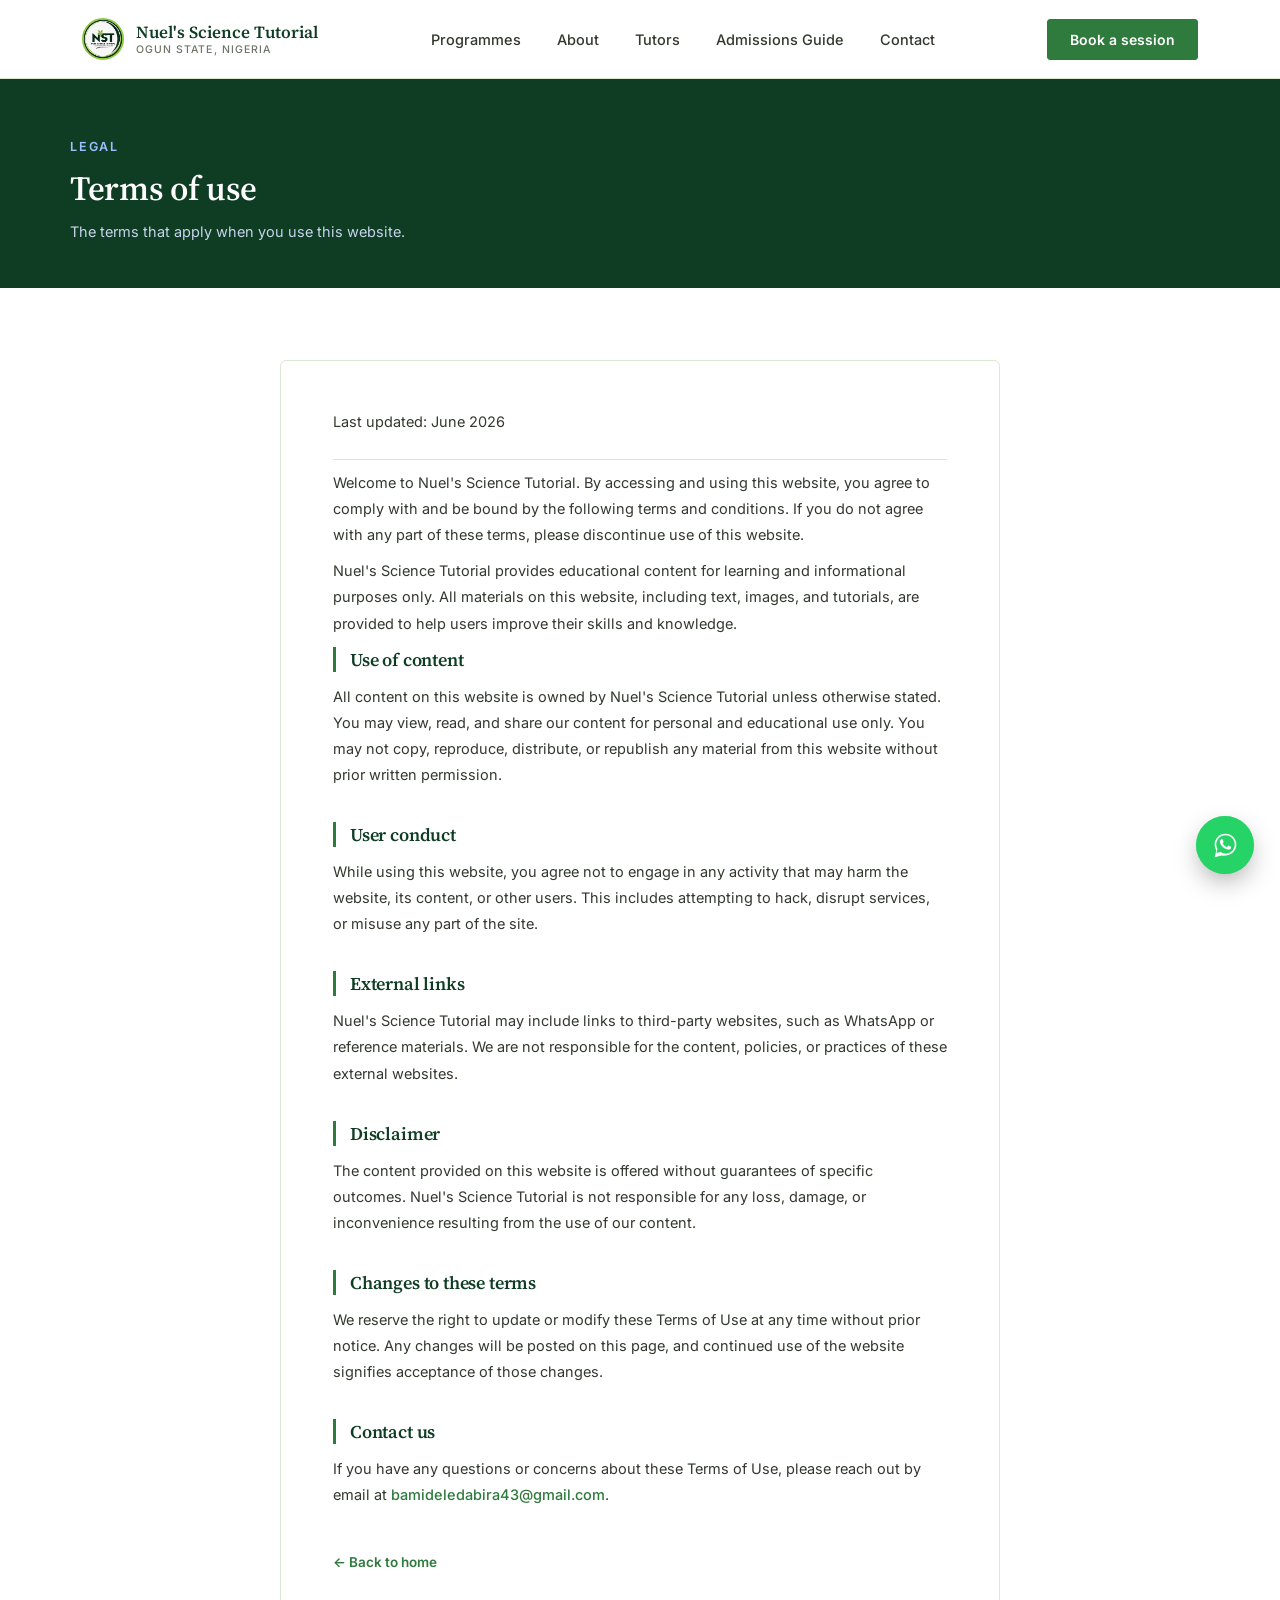
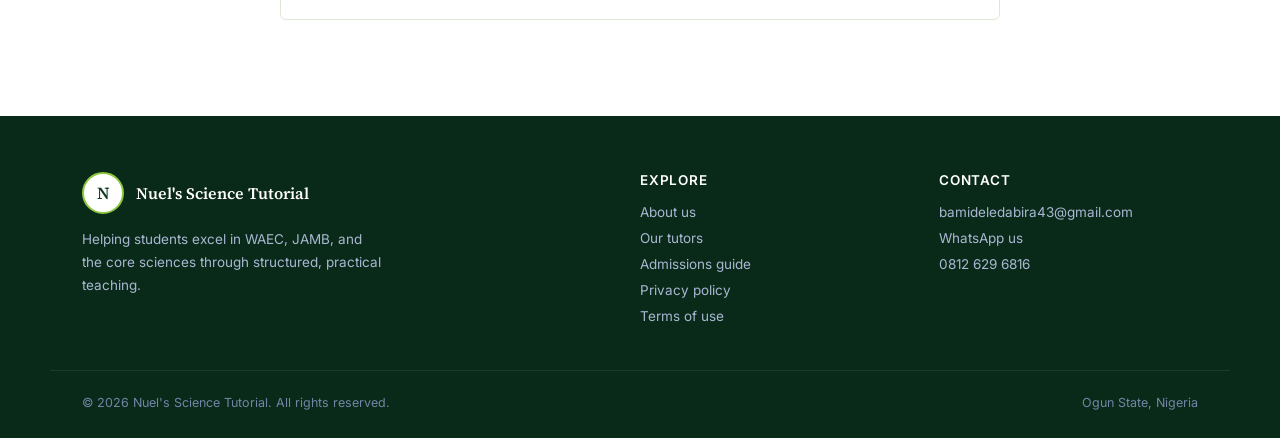
<file: terms.html>
<!DOCTYPE html>
<html lang="en">
<head>
<meta charset="UTF-8">
<meta name="viewport" content="width=device-width, initial-scale=1.0">
<title>Terms of Use | Nuel's Science Tutorial</title>
<link rel="canonical" href="https://nuels-science-tutorial.vercel.app/terms">
<meta name="description" content="Terms of use for the Nuel's Science Tutorial website, covering content use, user conduct, external links and disclaimers.">
<link rel="preconnect" href="https://fonts.googleapis.com">
<link rel="preconnect" href="https://fonts.gstatic.com" crossorigin>
<link href="https://fonts.googleapis.com/css2?family=Source+Serif+4:opsz,wght@8..60,400;8..60,500;8..60,600&family=Inter:wght@400;500;600;700&display=swap" rel="stylesheet">
<style>
  :root{
    --navy:#0F3D24; --navy-deep:#0A2A19; --blue:#2F7A3D; --blue-bright:#3F9950;
    --ice:#F0F7ED; --white:#FFFFFF; --slate:#33392F; --slate-light:#6E7568;
    --line:#DCE8D2; --gold:#8DC63F;
  }
  *{margin:0;padding:0;box-sizing:border-box;}
  body{font-family:'Inter',sans-serif;color:var(--slate);background:var(--white);-webkit-font-smoothing:antialiased;}
  h1,h2{font-family:'Source Serif 4', serif;color:var(--navy);font-weight:600;letter-spacing:-0.01em;}
  a{text-decoration:none;color:inherit;}
  .wrap{max-width:1180px;margin:0 auto;padding:0 32px;}
  .doc-wrap{max-width:760px;margin:0 auto;padding:0 32px;}
  .eyebrow{font-size:12.5px;letter-spacing:0.14em;text-transform:uppercase;color:var(--blue);font-weight:600;}

  header{position:sticky;top:0;z-index:50;background:rgba(255,255,255,0.92);backdrop-filter:blur(10px);border-bottom:1px solid var(--line);}
  .nav{position: relative;display:flex;align-items:center;justify-content:space-between;padding:18px 32px;max-width:1180px;margin:0 auto;}
  .brand{display:flex;align-items:center;gap:12px;}
  .brand-mark{width:42px;height:42px;border-radius:50%;background:var(--navy);display:flex;align-items:center;justify-content:center;color:var(--white);font-family:'Source Serif 4',serif;font-weight:600;font-size:17px;border:2px solid var(--gold);}
  .brand-mark img{width:100%;height:100%;object-fit:cover;border-radius:50%;}
  .brand-name{font-family:'Source Serif 4',serif;font-weight:600;font-size:17px;color:var(--navy);line-height:1.1;}
  .brand-name span{display:block;font-family:'Inter',sans-serif;font-weight:500;font-size:10.5px;letter-spacing:0.1em;color:var(--slate-light);text-transform:uppercase;margin-top:2px;}
  nav.links{display:flex;align-items:center;gap:36px;}
nav.links a{font-size:14.5px;font-weight:500;color:var(--slate);}
nav.links a:hover{color:var(--blue);}

.burger{display:none;flex-direction:column;justify-content:center;gap:5px;width:32px;height:32px;background:none;border:none;cursor:pointer;padding:0;}
.burger span{display:block;width:24px;height:2px;background:var(--navy);border-radius:1px;transition:transform .25s ease, opacity .25s ease;}
.burger.open span:nth-child(1){transform:translateY(7px) rotate(45deg);}
.burger.open span:nth-child(2){opacity:0;}
.burger.open span:nth-child(3){transform:translateY(-7px) rotate(-45deg);}

@media (max-width:920px){
  .burger{display:flex;}
  nav.links{
    display:flex;flex-direction:column;align-items:flex-start;gap:0;
    position:absolute;top:100%;left:0;right:0;
    background:var(--white);border-bottom:1px solid var(--line);
    max-height:0;overflow:hidden;
    transition:max-height .3s ease;
    z-index: 60;
  }
  nav.links.open{max-height:320px;}
  nav.links a{width:100%;padding:14px 32px;border-bottom:1px solid var(--ice);font-size:15px;}
}
  .btn{display:inline-flex;align-items:center;gap:8px;background:var(--blue);color:var(--white);padding:11px 22px;border-radius:3px;font-size:14px;font-weight:600;border:1px solid var(--blue);transition:all .2s ease;}
  .btn:hover{background:var(--navy);border-color:var(--navy);}

  .page-hero{background:var(--navy);color:var(--white);padding:56px 0 48px;}
  .page-hero h1{color:var(--white);font-size:34px;margin-top:10px;}
  .page-hero p{color:#C7D4EC;font-size:14.5px;margin-top:12px;}

  .doc{padding:72px 0 96px;}
  .doc-card{border:1px solid var(--line);border-radius:6px;padding:48px 52px;}
  .doc-card h2{font-size:18px;margin:34px 0 12px;border-left:3px solid var(--blue);padding-left:14px;}
  .doc-card h2:first-of-type{margin-top:0;}
  .doc-card p,.doc-card li{font-size:14.5px;line-height:1.8;color:var(--slate);margin-bottom:10px;}
  .doc-card ul{margin:8px 0 14px 0;padding-left:20px;}
  .doc-card a.inline{color:var(--blue);font-weight:500;}
  .doc-card a.inline:hover{text-decoration:underline;}
  .updated{font-size:12.5px;color:var(--slate-light);margin-bottom:30px;border-bottom:1px solid var(--line);padding-bottom:24px;}
  .back-link{display:inline-flex;align-items:center;gap:8px;margin-top:36px;font-size:13.5px;font-weight:600;color:var(--blue);}
  .back-link:hover{color:var(--navy);}

  footer{background:var(--navy-deep);color:#A9B7D2;padding:56px 0 28px;}
  .footer-grid{display:grid;grid-template-columns:2fr 1fr 1fr;gap:40px;padding-bottom:36px;border-bottom:1px solid rgba(255,255,255,0.08);max-width:1180px;margin:0 auto;padding-left:32px;padding-right:32px;}
  .footer-brand{display:flex;align-items:center;gap:12px;margin-bottom:14px;}
  footer h5{color:var(--white);font-size:13.5px;letter-spacing:0.06em;text-transform:uppercase;margin-bottom:16px;font-family:'Inter',sans-serif;font-weight:600;}
  footer ul{list-style:none;}
  footer li{margin-bottom:10px;font-size:13.5px;}
  footer a:hover{color:var(--white);}
  .footer-bottom{display:flex;justify-content:space-between;padding-top:24px;font-size:12.5px;color:#7385A6;flex-wrap:wrap;gap:10px;max-width:1180px;margin:0 auto;padding-left:32px;padding-right:32px;}

  @media (max-width:920px){
    nav.links{display:flex;}
    .doc-card{padding:32px 26px;}
    .page-hero h1{font-size:27px;}
    .footer-grid{grid-template-columns:1fr;}
  }
  /* ===== universal mobile safety net ===== */
html{-webkit-text-size-adjust:100%;}
body{overflow-x:hidden;}
img{max-width:100%;height:auto;}
.wrap,.doc-wrap{padding-left:20px;padding-right:20px;}

@media (max-width:600px){
  .nav{padding:14px 20px;}
  .brand-name{font-size:15px;}
  .brand-name span{font-size:9.5px;}
  .btn{padding:9px 16px;font-size:13px;}

  section{padding:56px 0;}
  .page-hero{padding:44px 0 36px;}
  .page-hero h1{font-size:25px;}
  .page-hero p{font-size:14px;}

  h2{font-size:22px !important;}
  .section-head h2{font-size:22px !important;}

  .hero{padding:56px 0 64px;}
  .hero h1{font-size:27px !important;}
  .hero p.lead{font-size:14.5px;}
  .hero-cta{flex-direction:column;align-items:stretch;}
  .hero-cta .btn{justify-content:center;text-align:center;}
  .hero-meta{gap:18px;}
  .hero-meta strong{font-size:19px;}

  .slip{padding:22px 18px;}
  .slip-row{font-size:12.5px;grid-template-columns:1fr auto auto;}

  .services-grid,.tutors-grid,.subjects-grid{grid-template-columns:1fr !important;}
  .stat strong{font-size:32px;}

  .about-grid,.mission-grid,.contact-grid{grid-template-columns:1fr !important;gap:32px !important;}

  .doc-card{padding:24px 18px !important;}
  .doc-card h2{font-size:16px;}
  .doc-card p,.doc-card li{font-size:13.5px;}

  .cta-band h2{font-size:22px;}
  .footer-grid{grid-template-columns:1fr !important;gap:28px;}
  .footer-bottom{flex-direction:column;align-items:flex-start;gap:6px;}
}

@media (max-width:380px){
  .hero h1{font-size:23px !important;}
  .brand-name span{display:none;}
}

/* WhatsApp floating button */
.wa-float{position:fixed;bottom:26px;right:26px;z-index:300;width:58px;height:58px;border-radius:50%;background:#25D366;display:flex;align-items:center;justify-content:center;box-shadow:0 10px 28px -6px rgba(0,0,0,0.4);transition:transform .2s ease;}
.wa-float:hover{transform:scale(1.08);}
.wa-float svg{width:29px;height:29px;fill:#fff;}
.wa-ring{position:fixed;bottom:26px;right:26px;z-index:299;width:58px;height:58px;border-radius:50%;background:#25D366;opacity:.55;animation:wa-pulse 2.2s ease-out infinite;pointer-events:none;}
@keyframes wa-pulse{0%{transform:scale(1);opacity:.55;}100%{transform:scale(1.7);opacity:0;}}
@media (max-width:600px){
  .wa-float,.wa-ring{width:50px;height:50px;bottom:16px;right:16px;}
  .wa-float svg{width:25px;height:25px;}
}
</style>
</head>
<body>

<header>
  <div class="nav">
    <a class="brand" href="/">
     <div class="brand-mark"><img src="/images/logo.png" alt="Nuel's Science Tutorial logo"></div>
      <div class="brand-name">Nuel's Science Tutorial<span>Ogun State, Nigeria</span></div>
    </a>
    <nav class="links" id="navLinks">
      <a href="/#services">Programmes</a>
      <a href="/about">About</a>
      <a href="/tutors">Tutors</a>
      <a href="/admissions">Admissions Guide</a>
      <a href="/#contact">Contact</a>
    </nav>
    <button class="burger" id="burgerBtn" aria-label="Toggle menu" aria-expanded="false">
      <span></span><span></span><span></span>
    </button>
    <a class="btn" href="https://wa.me/2348126296816?text=Good%20day%2C%20I%27d%20like%20to%20enquire%20about%20Nuel%27s%20Science%20Tutorial.">Book a session</a>
  </div>
</header>

<div class="page-hero">
  <div class="wrap">
    <span class="eyebrow" style="color:#9DC0FF;">Legal</span>
    <h1>Terms of use</h1>
    <p>The terms that apply when you use this website.</p>
  </div>
</div>

<section class="doc">
  <div class="doc-wrap">
    <div class="doc-card">
      <p class="updated">Last updated: June 2026</p>

      <p>Welcome to Nuel's Science Tutorial. By accessing and using this website, you agree to comply with and be bound by the following terms and conditions. If you do not agree with any part of these terms, please discontinue use of this website.</p>

      <p>Nuel's Science Tutorial provides educational content for learning and informational purposes only. All materials on this website, including text, images, and tutorials, are provided to help users improve their skills and knowledge.</p>

      <h2>Use of content</h2>
      <p>All content on this website is owned by Nuel's Science Tutorial unless otherwise stated. You may view, read, and share our content for personal and educational use only. You may not copy, reproduce, distribute, or republish any material from this website without prior written permission.</p>

      <h2>User conduct</h2>
      <p>While using this website, you agree not to engage in any activity that may harm the website, its content, or other users. This includes attempting to hack, disrupt services, or misuse any part of the site.</p>

      <h2>External links</h2>
      <p>Nuel's Science Tutorial may include links to third-party websites, such as WhatsApp or reference materials. We are not responsible for the content, policies, or practices of these external websites.</p>

      <h2>Disclaimer</h2>
      <p>The content provided on this website is offered without guarantees of specific outcomes. Nuel's Science Tutorial is not responsible for any loss, damage, or inconvenience resulting from the use of our content.</p>

      <h2>Changes to these terms</h2>
      <p>We reserve the right to update or modify these Terms of Use at any time without prior notice. Any changes will be posted on this page, and continued use of the website signifies acceptance of those changes.</p>

      <h2>Contact us</h2>
      <p>If you have any questions or concerns about these Terms of Use, please reach out by email at <a class="inline" href="mailto:bamideledabira43@gmail.com">bamideledabira43@gmail.com</a>.</p>

      <a class="back-link" href="/">&larr; Back to home</a>
    </div>
  </div>
</section>

<footer>
  <div class="footer-grid">
    <div>
      <div class="footer-brand">
        <div class="brand-mark" style="background:#fff;color:var(--navy);">N</div>
        <div style="color:#fff;font-family:'Source Serif 4',serif;font-weight:600;">Nuel's Science Tutorial</div>
      </div>
      <p style="font-size:13.5px;line-height:1.7;max-width:300px;">Helping students excel in WAEC, JAMB, and the core sciences through structured, practical teaching.</p>
    </div>
    <div>
      <h5>Explore</h5>
      <ul>
        <li><a href="/about">About us</a></li>
        <li><a href="/tutors">Our tutors</a></li>
        <li><a href="/admissions">Admissions guide</a></li>
        <li><a href="/privacy">Privacy policy</a></li>
        <li><a href="/terms">Terms of use</a></li>
      </ul>
    </div>
    <div>
      <h5>Contact</h5>
      <ul>
        <li><a href="mailto:bamideledabira43@gmail.com">bamideledabira43@gmail.com</a></li>
        <li><a href="https://wa.me/2348126296816">WhatsApp us</a></li>
        <li>0812 629 6816</li>
      </ul>
    </div>
  </div>
  <div class="footer-bottom">
    <span>&copy; 2026 Nuel's Science Tutorial. All rights reserved.</span>
    <span>Ogun State, Nigeria</span>
  </div>
</footer>

<script>
  const burgerBtn = document.getElementById('burgerBtn');
  const navLinks = document.getElementById('navLinks');
  burgerBtn.addEventListener('click', () => {
    const isOpen = navLinks.classList.toggle('open');
    burgerBtn.classList.toggle('open');
    burgerBtn.setAttribute('aria-expanded', isOpen);
  });
  navLinks.querySelectorAll('a').forEach(a => {
    a.addEventListener('click', () => {
      navLinks.classList.remove('open');
      burgerBtn.classList.remove('open');
      burgerBtn.setAttribute('aria-expanded', false);
    });
  });
</script>


<div class="wa-ring"></div>
<a class="wa-float" href="https://wa.me/2348126296816?text=Good%20day%2C%20I%27d%20like%20to%20enquire%20about%20Nuel%27s%20Science%20Tutorial." target="_blank" rel="noopener" aria-label="Chat with us on WhatsApp">
  <svg viewBox="0 0 32 32" xmlns="http://www.w3.org/2000/svg"><path d="M16.001 3C9.373 3 4 8.373 4 15c0 2.386.689 4.611 1.885 6.49L4 29l7.694-1.855A11.94 11.94 0 0 0 16.001 27C22.63 27 28 21.627 28 15S22.63 3 16.001 3Zm0 21.818a9.77 9.77 0 0 1-4.985-1.363l-.358-.213-4.566 1.101 1.124-4.448-.234-.372A9.77 9.77 0 0 1 5.818 15c0-5.615 4.568-10.182 10.183-10.182 5.615 0 10.182 4.567 10.182 10.182 0 5.615-4.567 10.182-10.182 10.182Zm5.6-7.63c-.307-.154-1.816-.897-2.098-1-.281-.103-.486-.154-.69.155-.205.307-.792 1-.972 1.205-.179.205-.358.23-.665.077-.307-.154-1.297-.478-2.47-1.523-.913-.814-1.53-1.82-1.709-2.127-.179-.307-.019-.473.135-.626.139-.138.307-.358.46-.537.154-.18.205-.307.307-.512.103-.205.051-.384-.026-.538-.077-.154-.69-1.663-.946-2.278-.249-.598-.502-.517-.69-.526l-.588-.01a1.13 1.13 0 0 0-.818.384c-.281.307-1.075 1.05-1.075 2.56 0 1.51 1.1 2.97 1.253 3.175.154.205 2.167 3.31 5.25 4.64.734.317 1.306.506 1.752.648.736.234 1.406.201 1.936.122.59-.088 1.816-.742 2.072-1.459.256-.717.256-1.332.18-1.46-.077-.128-.282-.205-.589-.359Z"/></svg>
</a>

</body>
</html>
</file>
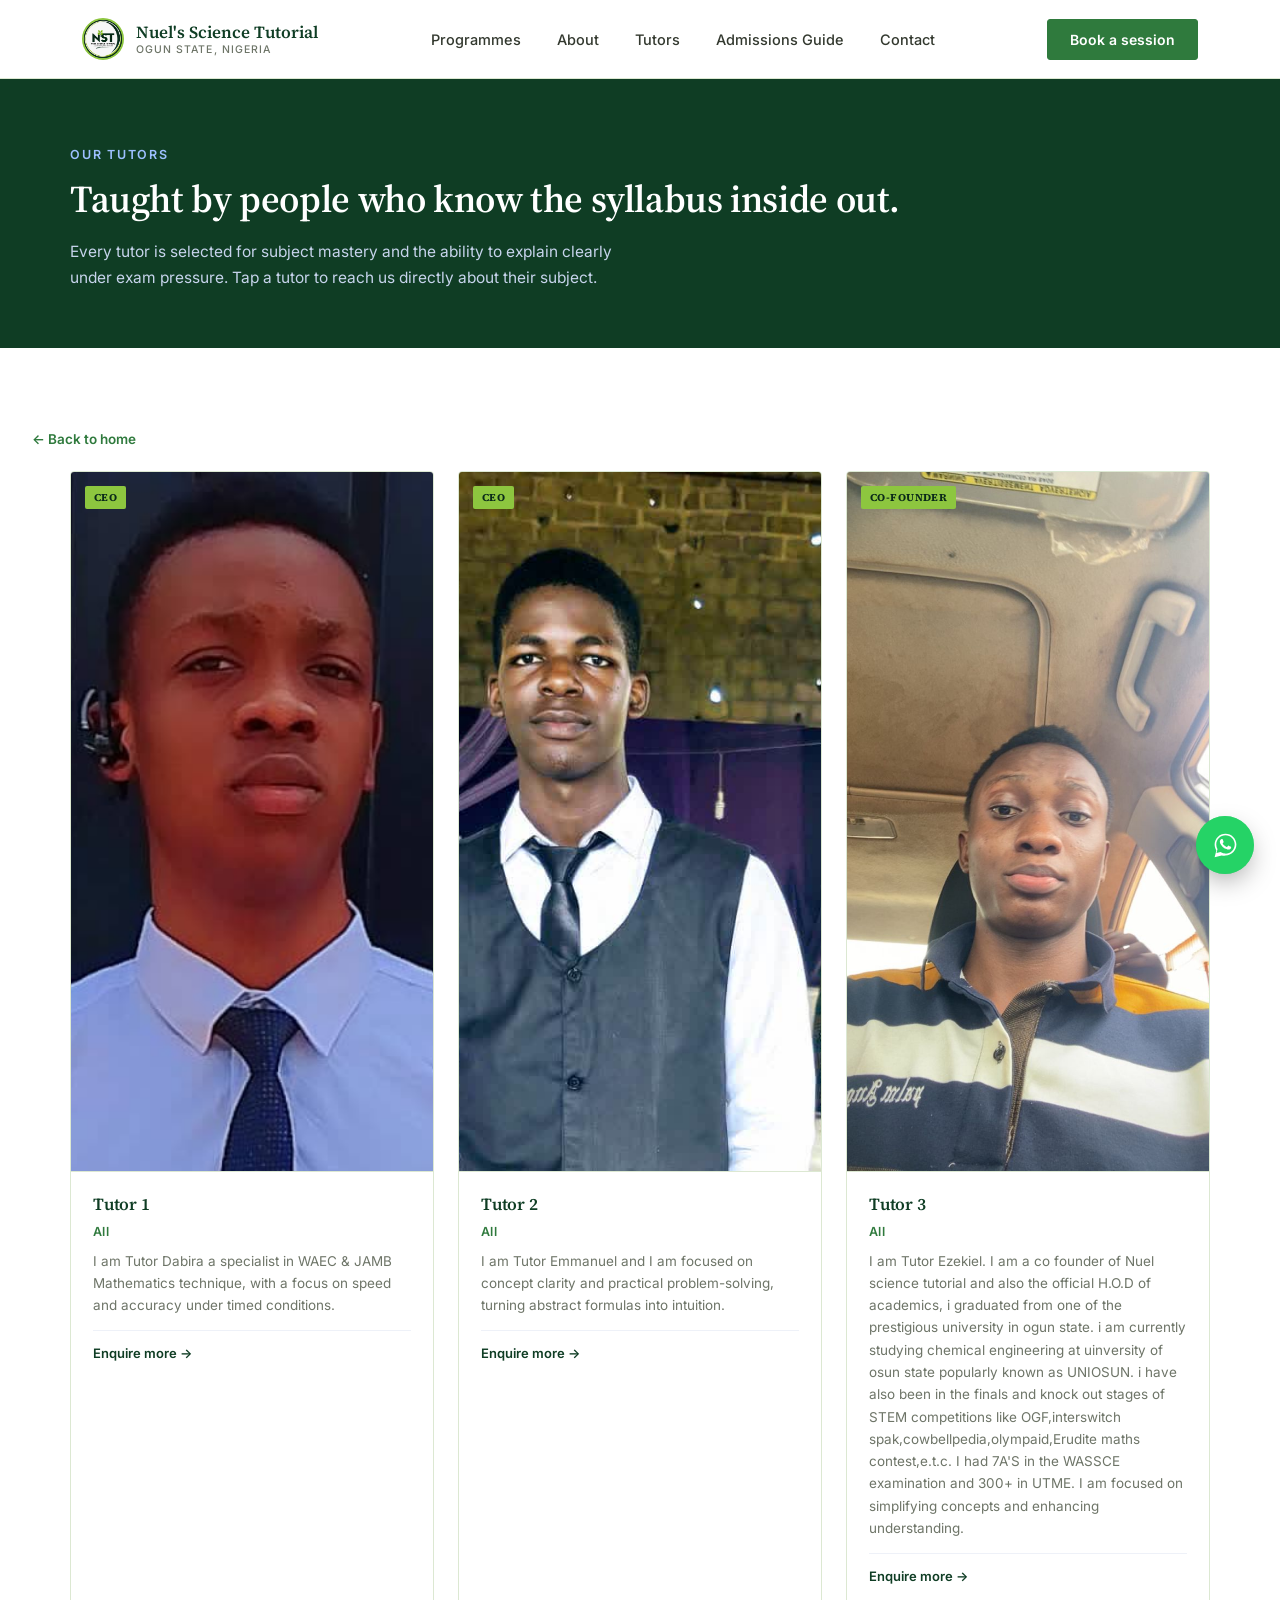
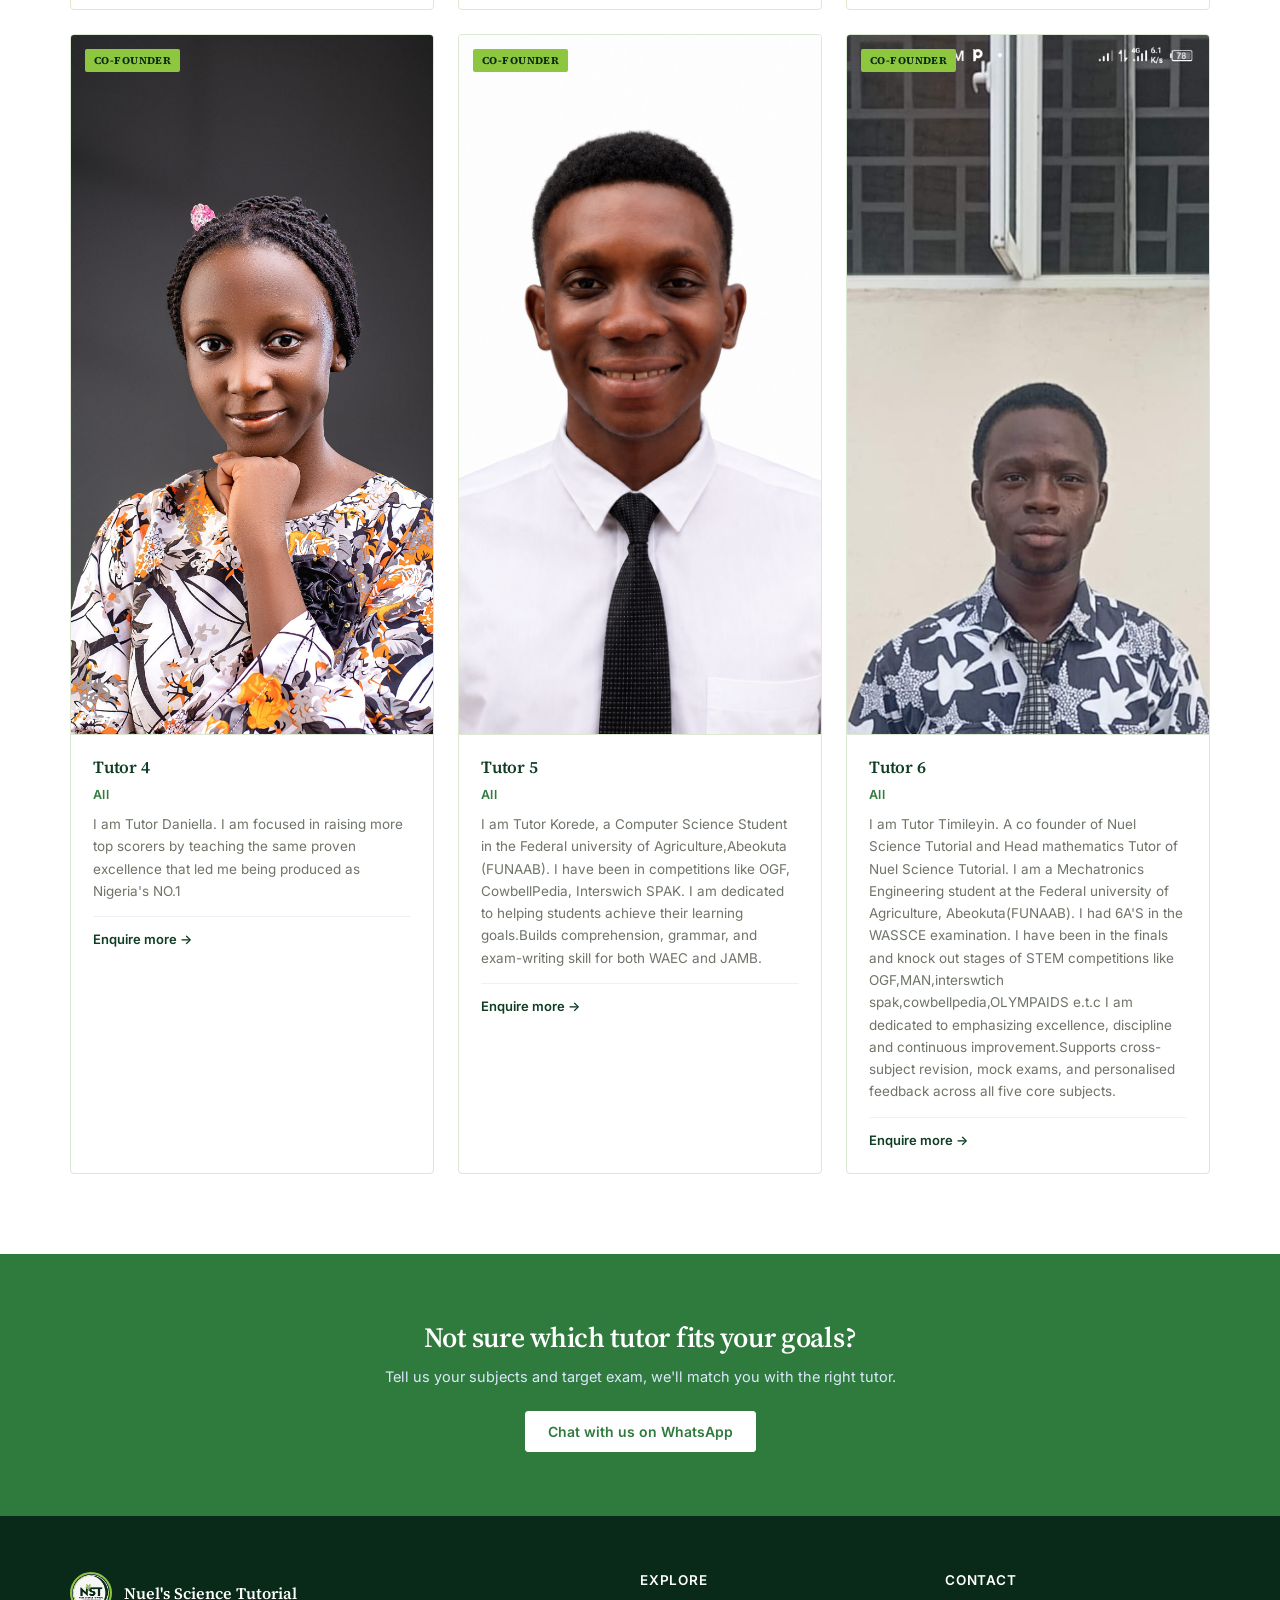
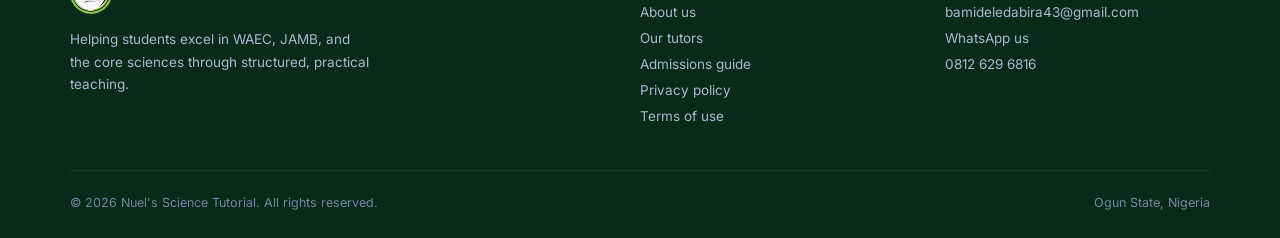
<file: tutors.html>
<!DOCTYPE html>
<html lang="en">
<head>
<meta charset="UTF-8">
<meta name="viewport" content="width=device-width, initial-scale=1.0">
<title>Our Tutors | Nuel's Science Tutorial</title>
<link rel="canonical" href="https://nuels-science-tutorial.vercel.app/tutors">
<meta name="description" content="Meet the tutors at Nuel's Science Tutorial, specialists in Mathematics, Physics, Chemistry, Biology, and English Language for WAEC and JAMB.">
<link rel="preconnect" href="https://fonts.googleapis.com">
<link rel="preconnect" href="https://fonts.gstatic.com" crossorigin>
<link href="https://fonts.googleapis.com/css2?family=Source+Serif+4:opsz,wght@8..60,400;8..60,500;8..60,600&family=Inter:wght@400;500;600;700&display=swap" rel="stylesheet">
<style>
  :root{
    --navy:#0F3D24; --navy-deep:#0A2A19; --blue:#2F7A3D; --blue-bright:#3F9950;
    --ice:#F0F7ED; --white:#FFFFFF; --slate:#33392F; --slate-light:#6E7568;
    --line:#DCE8D2; --gold:#8DC63F;
  }
  *{margin:0;padding:0;box-sizing:border-box;}
  html{scroll-behavior:smooth;}
  body{font-family:'Inter',sans-serif;color:var(--slate);background:var(--white);-webkit-font-smoothing:antialiased;}
  h1,h2,h3,h4{font-family:'Source Serif 4', serif;color:var(--navy);font-weight:600;letter-spacing:-0.01em;}
  a{text-decoration:none;color:inherit;}
  .wrap{max-width:1180px;margin:0 auto;padding:0 32px;}
  .eyebrow{font-size:12.5px;letter-spacing:0.14em;text-transform:uppercase;color:var(--blue);font-weight:600;}

  header{position:sticky;top:0;z-index:50;background:rgba(255,255,255,0.92);backdrop-filter:blur(10px);border-bottom:1px solid var(--line);}
  .nav{position: relative;display:flex;align-items:center;justify-content:space-between;padding:18px 32px;max-width:1180px;margin:0 auto;}
  .brand{display:flex;align-items:center;gap:12px;}
  .brand-mark{width:42px;height:42px;border-radius:50%;background:var(--navy);display:flex;align-items:center;justify-content:center;color:var(--white);font-family:'Source Serif 4',serif;font-weight:600;font-size:17px;border:2px solid var(--gold);}
  .brand-mark img{width:100%;height:100%;object-fit:cover;border-radius:50%;}
  .brand-name{font-family:'Source Serif 4',serif;font-weight:600;font-size:17px;color:var(--navy);line-height:1.1;}
  .brand-name span{display:block;font-family:'Inter',sans-serif;font-weight:500;font-size:10.5px;letter-spacing:0.1em;color:var(--slate-light);text-transform:uppercase;margin-top:2px;}
  nav.links{display:flex;align-items:center;gap:36px;}
nav.links a{font-size:14.5px;font-weight:500;color:var(--slate);}
nav.links a:hover{color:var(--blue);}

.burger{display:none;flex-direction:column;justify-content:center;gap:5px;width:32px;height:32px;background:none;border:none;cursor:pointer;padding:0;}
.burger span{display:block;width:24px;height:2px;background:var(--navy);border-radius:1px;transition:transform .25s ease, opacity .25s ease;}
.burger.open span:nth-child(1){transform:translateY(7px) rotate(45deg);}
.burger.open span:nth-child(2){opacity:0;}
.burger.open span:nth-child(3){transform:translateY(-7px) rotate(-45deg);}

@media (max-width:920px){
  .burger{display:flex;}
  nav.links{
    display:flex;flex-direction:column;align-items:flex-start;gap:0;
    position:absolute;top:100%;left:0;right:0;
    background:var(--white);border-bottom:1px solid var(--line);
    max-height:0;overflow:hidden;
    transition:max-height .3s ease;
    z-index: 60;
  }
  nav.links.open{max-height:320px;}
  nav.links a{width:100%;padding:14px 32px;border-bottom:1px solid var(--ice);font-size:15px;}
}
  .btn{display:inline-flex;align-items:center;gap:8px;background:var(--blue);color:var(--white);padding:11px 22px;border-radius:3px;font-size:14px;font-weight:600;border:1px solid var(--blue);transition:all .2s ease;}
  .btn:hover{background:var(--navy);border-color:var(--navy);}

  .page-hero{background:var(--navy);color:var(--white);padding:64px 0 56px;}
  .page-hero h1{color:var(--white);font-size:38px;margin-top:10px;}
  .page-hero p{color:#C7D4EC;font-size:15.5px;max-width:560px;margin-top:14px;line-height:1.7;}

  section{padding:80px 0;}

  .back-link{display:inline-block;margin:0 0 24px;padding:0 32px;font-size:13.5px;font-weight:600;color:var(--blue);}

  .tutors-grid{display:grid;grid-template-columns:repeat(3,1fr);gap:24px;}
  .tutor-card{background:var(--white);border:1px solid var(--line);border-radius:4px;overflow:hidden;transition:box-shadow .25s ease, transform .25s ease;}
  .tutor-card:hover{box-shadow:0 18px 40px -22px rgba(11,31,58,0.35);transform:translateY(-3px);}
  .tutor-photo{height:700px;background:var(--ice);display:flex;align-items:center;justify-content:center;color:var(--blue);font-family:'Source Serif 4',serif;font-size:32px;font-weight:600;border-bottom:1px solid var(--line);position:relative;overflow:hidden;}
.tutor-photo img{width:100%;height:700px;object-fit:cover;object-position:top center;display:block;}
  .tutor-photo .tag{position:absolute;top:14px;left:14px;background:var(--gold);color:var(--navy-deep);font-size:10.5px;font-weight:700;padding:4px 9px;border-radius:2px;letter-spacing:0.04em;}
  .tutor-info{padding:20px 22px 24px;}
  .tutor-info h4{font-size:17px;margin-bottom:4px;}
  .tutor-info .role{font-size:12.5px;color:var(--blue);font-weight:600;letter-spacing:0.02em;}
  .tutor-info p{font-size:13.5px;color:var(--slate-light);margin-top:10px;line-height:1.65;}
  .tutor-info .contact-link{display:inline-flex;align-items:center;gap:6px;margin-top:14px;font-size:13px;font-weight:600;color:var(--navy);border-top:1px solid #EEF1F8;padding-top:14px;width:100%;}
  .tutor-info .contact-link:hover{color:var(--blue);}

  .cta-band{background:var(--blue);color:var(--white);padding:64px 0;text-align:center;}
  .cta-band h2{color:var(--white);font-size:28px;margin-bottom:12px;}
  .cta-band p{color:#DCE8FF;font-size:14.5px;margin-bottom:26px;}
  .cta-band .btn{background:var(--white);color:var(--blue);border-color:var(--white);}
  .cta-band .btn:hover{background:var(--navy);color:var(--white);border-color:var(--navy);}

  footer{background:var(--navy-deep);color:#A9B7D2;padding:56px 0 28px;}
  .footer-grid{display:grid;grid-template-columns:2fr 1fr 1fr;gap:40px;padding-bottom:36px;border-bottom:1px solid rgba(255,255,255,0.08);}
  .footer-brand{display:flex;align-items:center;gap:12px;margin-bottom:14px;}
  footer h5{color:var(--white);font-size:13.5px;letter-spacing:0.06em;text-transform:uppercase;margin-bottom:16px;font-family:'Inter',sans-serif;font-weight:600;}
  footer ul{list-style:none;}
  footer li{margin-bottom:10px;font-size:13.5px;}
  footer a:hover{color:var(--white);}
  .footer-bottom{display:flex;justify-content:space-between;padding-top:24px;font-size:12.5px;color:#7385A6;flex-wrap:wrap;gap:10px;}

  .reveal{opacity:0;transform:translateY(16px);transition:opacity .6s ease, transform .6s ease;}
  .reveal.in{opacity:1;transform:translateY(0);}

  @media (max-width:920px){
    .tutors-grid{grid-template-columns:1fr;}
    .footer-grid{grid-template-columns:1fr;}
    nav.links{display:flex;}
    .page-hero h1{font-size:30px;}
  }
  /* ===== universal mobile safety net ===== */
html{-webkit-text-size-adjust:100%;}
body{overflow-x:hidden;}
img{max-width:100%;height:auto;}
.wrap,.doc-wrap{padding-left:20px;padding-right:20px;}

@media (max-width:600px){
  .nav{padding:14px 20px;}
  .brand-name{font-size:15px;}
  .brand-name span{font-size:9.5px;}
  .btn{padding:9px 16px;font-size:13px;}

  section{padding:56px 0;}
  .page-hero{padding:44px 0 36px;}
  .page-hero h1{font-size:25px;}
  .page-hero p{font-size:14px;}

  h2{font-size:22px !important;}
  .section-head h2{font-size:22px !important;}

  .hero{padding:56px 0 64px;}
  .hero h1{font-size:27px !important;}
  .hero p.lead{font-size:14.5px;}
  .hero-cta{flex-direction:column;align-items:stretch;}
  .hero-cta .btn{justify-content:center;text-align:center;}
  .hero-meta{gap:18px;}
  .hero-meta strong{font-size:19px;}

  .slip{padding:22px 18px;}
  .slip-row{font-size:12.5px;grid-template-columns:1fr auto auto;}

  .services-grid,.tutors-grid,.subjects-grid{grid-template-columns:1fr !important;}
  .stat strong{font-size:32px;}

  .about-grid,.mission-grid,.contact-grid{grid-template-columns:1fr !important;gap:32px !important;}

  .doc-card{padding:24px 18px !important;}
  .doc-card h2{font-size:16px;}
  .doc-card p,.doc-card li{font-size:13.5px;}

  .cta-band h2{font-size:22px;}
  .footer-grid{grid-template-columns:1fr !important;gap:28px;}
  .footer-bottom{flex-direction:column;align-items:flex-start;gap:6px;}
}

@media (max-width:380px){
  .hero h1{font-size:23px !important;}
  .brand-name span{display:none;}
}

/* WhatsApp floating button */
.wa-float{position:fixed;bottom:26px;right:26px;z-index:300;width:58px;height:58px;border-radius:50%;background:#25D366;display:flex;align-items:center;justify-content:center;box-shadow:0 10px 28px -6px rgba(0,0,0,0.4);transition:transform .2s ease;}
.wa-float:hover{transform:scale(1.08);}
.wa-float svg{width:29px;height:29px;fill:#fff;}
.wa-ring{position:fixed;bottom:26px;right:26px;z-index:299;width:58px;height:58px;border-radius:50%;background:#25D366;opacity:.55;animation:wa-pulse 2.2s ease-out infinite;pointer-events:none;}
@keyframes wa-pulse{0%{transform:scale(1);opacity:.55;}100%{transform:scale(1.7);opacity:0;}}
@media (max-width:600px){
  .wa-float,.wa-ring{width:50px;height:50px;bottom:16px;right:16px;}
  .wa-float svg{width:25px;height:25px;}
}
</style>
</head>
<body>

<header>
  <div class="nav">
    <a class="brand" href="/">
     <div class="brand-mark"><img src="/images/logo.png" alt="Nuel's Science Tutorial logo"></div>
      <div class="brand-name">Nuel's Science Tutorial<span>Ogun State, Nigeria</span></div>
    </a>
    <nav class="links" id="navLinks">
      <a href="/#services">Programmes</a>
      <a href="/about">About</a>
      <a href="/tutors" class="active">Tutors</a>
      <a href="/admissions">Admissions Guide</a>
      <a href="/#contact">Contact</a>
    </nav>
    <button class="burger" id="burgerBtn" aria-label="Toggle menu" aria-expanded="false">
      <span></span><span></span><span></span>
    </button>
    <a class="btn" href="https://wa.me/2348126296816?text=Good%20day%2C%20I%27d%20like%20to%20enquire%20about%20Nuel%27s%20Science%20Tutorial.">Book a session</a>
  </div>
</header>

<div class="page-hero">
  <div class="wrap">
    <span class="eyebrow" style="color:#9DC0FF;">Our tutors</span>
    <h1>Taught by people who know the syllabus inside out.</h1>
    <p>Every tutor is selected for subject mastery and the ability to explain clearly under exam pressure. Tap a tutor to reach us directly about their subject.</p>
  </div>
</div>

<section>
     <a class="back-link" href="/">&larr; Back to home</a>
  <div class="wrap">
    <div class="tutors-grid">

      <div class="tutor-card reveal">
        <div class="tutor-photo"><span class="tag">CEO</span><img src="/images/tutor1.jpg" alt="Tutor 1, Nuel's Science Tutorial" loading="lazy"></div>
        <div class="tutor-info">
          <h4>Tutor 1</h4>
          <span class="role">All</span>
          <p>I am Tutor Dabira a specialist in WAEC &amp; JAMB Mathematics technique, with a focus on speed and accuracy under timed conditions.</p>
          <a class="contact-link" href="https://wa.me/2348126296816?text=Good%20day%2C%20I%27d%20like%20to%20enquire%20about%20Mathematics%20lessons%20with%20Tutor%201.">Enquire more &rarr;</a>
        </div>
      </div>

      <div class="tutor-card reveal">
        <div class="tutor-photo"><span class="tag">CEO</span><img src="/images/tutor2.jpg" alt="Tutor 2, Nuel's Science Tutorial" loading="lazy"></div>
        <div class="tutor-info">
          <h4>Tutor 2</h4>
          <span class="role">All</span>
          <p>I am Tutor Emmanuel and I am focused on concept clarity and practical problem-solving, turning abstract formulas into intuition.</p>
          <a class="contact-link" href="https://wa.me/2348126296816?text=Good%20day%2C%20I%27d%20like%20to%20enquire%20about%20Physics%20lessons%20with%20Tutor%202.">Enquire more &rarr;</a>
        </div>
      </div>

      <div class="tutor-card reveal">
        <div class="tutor-photo"><span class="tag">CO-FOUNDER</span><img src="/images/tutor3.jpg" alt="Tutor 3, Nuel's Science Tutorial" loading="lazy"></div>
        <div class="tutor-info">
          <h4>Tutor 3</h4>
          <span class="role">All</span>
          <p>I am Tutor Ezekiel. I am a co founder of Nuel science tutorial and also the official H.O.D of academics, i graduated
       from one of the prestigious university in ogun state. i am currently studying chemical engineering at uinversity of 
       osun state popularly known as UNIOSUN. i have also been in the finals and knock out stages of STEM competitions like
       OGF,interswitch spak,cowbellpedia,olympaid,Erudite maths contest,e.t.c. I had 7A'S in the WASSCE examination and 
       300+ in UTME.

       I am focused on simplifying concepts and enhancing understanding.</p>
          <a class="contact-link" href="https://wa.me/2348126296816?text=Good%20day%2C%20I%27d%20like%20to%20enquire%20about%20Chemistry%20lessons%20with%20Tutor%203.">Enquire more &rarr;</a>
        </div>
      </div>

      <div class="tutor-card reveal">
        <div class="tutor-photo"><span class="tag">CO-FOUNDER</span><img src="/images/tutor4.jpg" alt="Tutor 4, Nuel's Science Tutorial" loading="lazy"></div>
        <div class="tutor-info">
          <h4>Tutor 4</h4>
          <span class="role">All</span>
          <p>I am Tutor Daniella.
       I am focused in raising more top scorers by teaching the same proven excellence that led me being produced as Nigeria's NO.1</p>
          <a class="contact-link" href="https://wa.me/2348126296816?text=Good%20day%2C%20I%27d%20like%20to%20enquire%20about%20Biology%20lessons%20with%20Tutor%204.">Enquire more &rarr;</a>
        </div>
      </div>

      <div class="tutor-card reveal">
        <div class="tutor-photo"><span class="tag">CO-FOUNDER</span><img src="/images/tutor5.jpg" alt="Tutor 5, Nuel's Science Tutorial" loading="lazy"></div>
        <div class="tutor-info">
          <h4>Tutor 5</h4>
          <span class="role">All</span>
          <p>I am Tutor Korede, a Computer Science Student in the Federal university of Agriculture,Abeokuta (FUNAAB).
        I have been in competitions like OGF, CowbellPedia, Interswich SPAK.
        I am dedicated to helping students achieve their learning goals.Builds comprehension, grammar, and exam-writing skill for both WAEC and JAMB.</p>
          <a class="contact-link" href="https://wa.me/2348126296816?text=Good%20day%2C%20I%27d%20like%20to%20enquire%20about%20English%20Language%20lessons%20with%20Tutor%205.">Enquire more &rarr;</a>
        </div>
      </div>

      <div class="tutor-card reveal">
        <div class="tutor-photo"><span class="tag">CO-FOUNDER</span><img src="/images/tutor6.jpg" alt="Tutor 6, Nuel's Science Tutorial" loading="lazy"></div>
        <div class="tutor-info">
          <h4>Tutor 6</h4>
          <span class="role">All</span>
          <p>I am Tutor Timileyin. A co founder of Nuel Science Tutorial and Head mathematics Tutor of Nuel Science Tutorial. I am 
       a Mechatronics Engineering student at the Federal university of Agriculture, Abeokuta(FUNAAB). I had 6A'S in the WASSCE examination. I have been in the finals and knock out stages of STEM competitions 
       like OGF,MAN,interswtich spak,cowbellpedia,OLYMPAIDS e.t.c

       I am dedicated to emphasizing excellence, discipline and continuous improvement.Supports cross-subject revision, mock exams, and personalised feedback across all five core subjects.</p>
          <a class="contact-link" href="https://wa.me/2348126296816?text=Good%20day%2C%20I%27d%20like%20to%20enquire%20about%20General%20Science%20support%20with%20Tutor%206.">Enquire more &rarr;</a>
        </div>
      </div>

    </div>
  </div>
</section>

<div class="cta-band">
  <div class="wrap">
    <h2>Not sure which tutor fits your goals?</h2>
    <p>Tell us your subjects and target exam, we'll match you with the right tutor.</p>
    <a class="btn" href="https://wa.me/2348126296816?text=Good%20day%2C%20I%27d%20like%20to%20enquire%20about%20Nuel%27s%20Science%20Tutorial.">Chat with us on WhatsApp</a>
  </div>
</div>

<footer>
  <div class="wrap">
    <div class="footer-grid">
      <div>
        <div class="footer-brand">
          <div class="brand-mark" style="background:#fff;color:var(--navy);"><img src="/images/logo.png" alt="Nuel's Science Tutorial logo"></div>
          <div style="color:#fff;font-family:'Source Serif 4',serif;font-weight:600;">Nuel's Science Tutorial</div>
        </div>
        <p style="font-size:13.5px;line-height:1.7;max-width:300px;">Helping students excel in WAEC, JAMB, and the core sciences through structured, practical teaching.</p>
      </div>
      <div>
        <h5>Explore</h5>
        <ul>
          <li><a href="/about">About us</a></li>
          <li><a href="/tutors">Our tutors</a></li>
          <li><a href="/admissions">Admissions guide</a></li>
          <li><a href="/privacy">Privacy policy</a></li>
          <li><a href="/terms">Terms of use</a></li>
        </ul>
      </div>
      <div>
        <h5>Contact</h5>
        <ul>
          <li><a href="mailto:bamideledabira43@gmail.com">bamideledabira43@gmail.com</a></li>
          <li><a href="https://wa.me/2348126296816">WhatsApp us</a></li>
          <li>0812 629 6816</li>
        </ul>
      </div>
    </div>
    <div class="footer-bottom">
      <span>&copy; 2026 Nuel's Science Tutorial. All rights reserved.</span>
      <span>Ogun State, Nigeria</span>
    </div>
  </div>
</footer>

<script>
  const els = document.querySelectorAll('.reveal');
  const obs = new IntersectionObserver((entries)=>{ entries.forEach(e=>{ if(e.isIntersecting){ e.target.classList.add('in'); } }); },{threshold:0.15});
  els.forEach(el=>obs.observe(el));
</script>

<script>
  const burgerBtn = document.getElementById('burgerBtn');
  const navLinks = document.getElementById('navLinks');
  burgerBtn.addEventListener('click', () => {
    const isOpen = navLinks.classList.toggle('open');
    burgerBtn.classList.toggle('open');
    burgerBtn.setAttribute('aria-expanded', isOpen);
  });
  navLinks.querySelectorAll('a').forEach(a => {
    a.addEventListener('click', () => {
      navLinks.classList.remove('open');
      burgerBtn.classList.remove('open');
      burgerBtn.setAttribute('aria-expanded', false);
    });
  });
</script>

<div class="wa-ring"></div>
<a class="wa-float" href="https://wa.me/2348126296816?text=Good%20day%2C%20I%27d%20like%20to%20enquire%20about%20Nuel%27s%20Science%20Tutorial." target="_blank" rel="noopener" aria-label="Chat with us on WhatsApp">
  <svg viewBox="0 0 32 32" xmlns="http://www.w3.org/2000/svg"><path d="M16.001 3C9.373 3 4 8.373 4 15c0 2.386.689 4.611 1.885 6.49L4 29l7.694-1.855A11.94 11.94 0 0 0 16.001 27C22.63 27 28 21.627 28 15S22.63 3 16.001 3Zm0 21.818a9.77 9.77 0 0 1-4.985-1.363l-.358-.213-4.566 1.101 1.124-4.448-.234-.372A9.77 9.77 0 0 1 5.818 15c0-5.615 4.568-10.182 10.183-10.182 5.615 0 10.182 4.567 10.182 10.182 0 5.615-4.567 10.182-10.182 10.182Zm5.6-7.63c-.307-.154-1.816-.897-2.098-1-.281-.103-.486-.154-.69.155-.205.307-.792 1-.972 1.205-.179.205-.358.23-.665.077-.307-.154-1.297-.478-2.47-1.523-.913-.814-1.53-1.82-1.709-2.127-.179-.307-.019-.473.135-.626.139-.138.307-.358.46-.537.154-.18.205-.307.307-.512.103-.205.051-.384-.026-.538-.077-.154-.69-1.663-.946-2.278-.249-.598-.502-.517-.69-.526l-.588-.01a1.13 1.13 0 0 0-.818.384c-.281.307-1.075 1.05-1.075 2.56 0 1.51 1.1 2.97 1.253 3.175.154.205 2.167 3.31 5.25 4.64.734.317 1.306.506 1.752.648.736.234 1.406.201 1.936.122.59-.088 1.816-.742 2.072-1.459.256-.717.256-1.332.18-1.46-.077-.128-.282-.205-.589-.359Z"/></svg>
</a>

</body>
</html>
</file>
